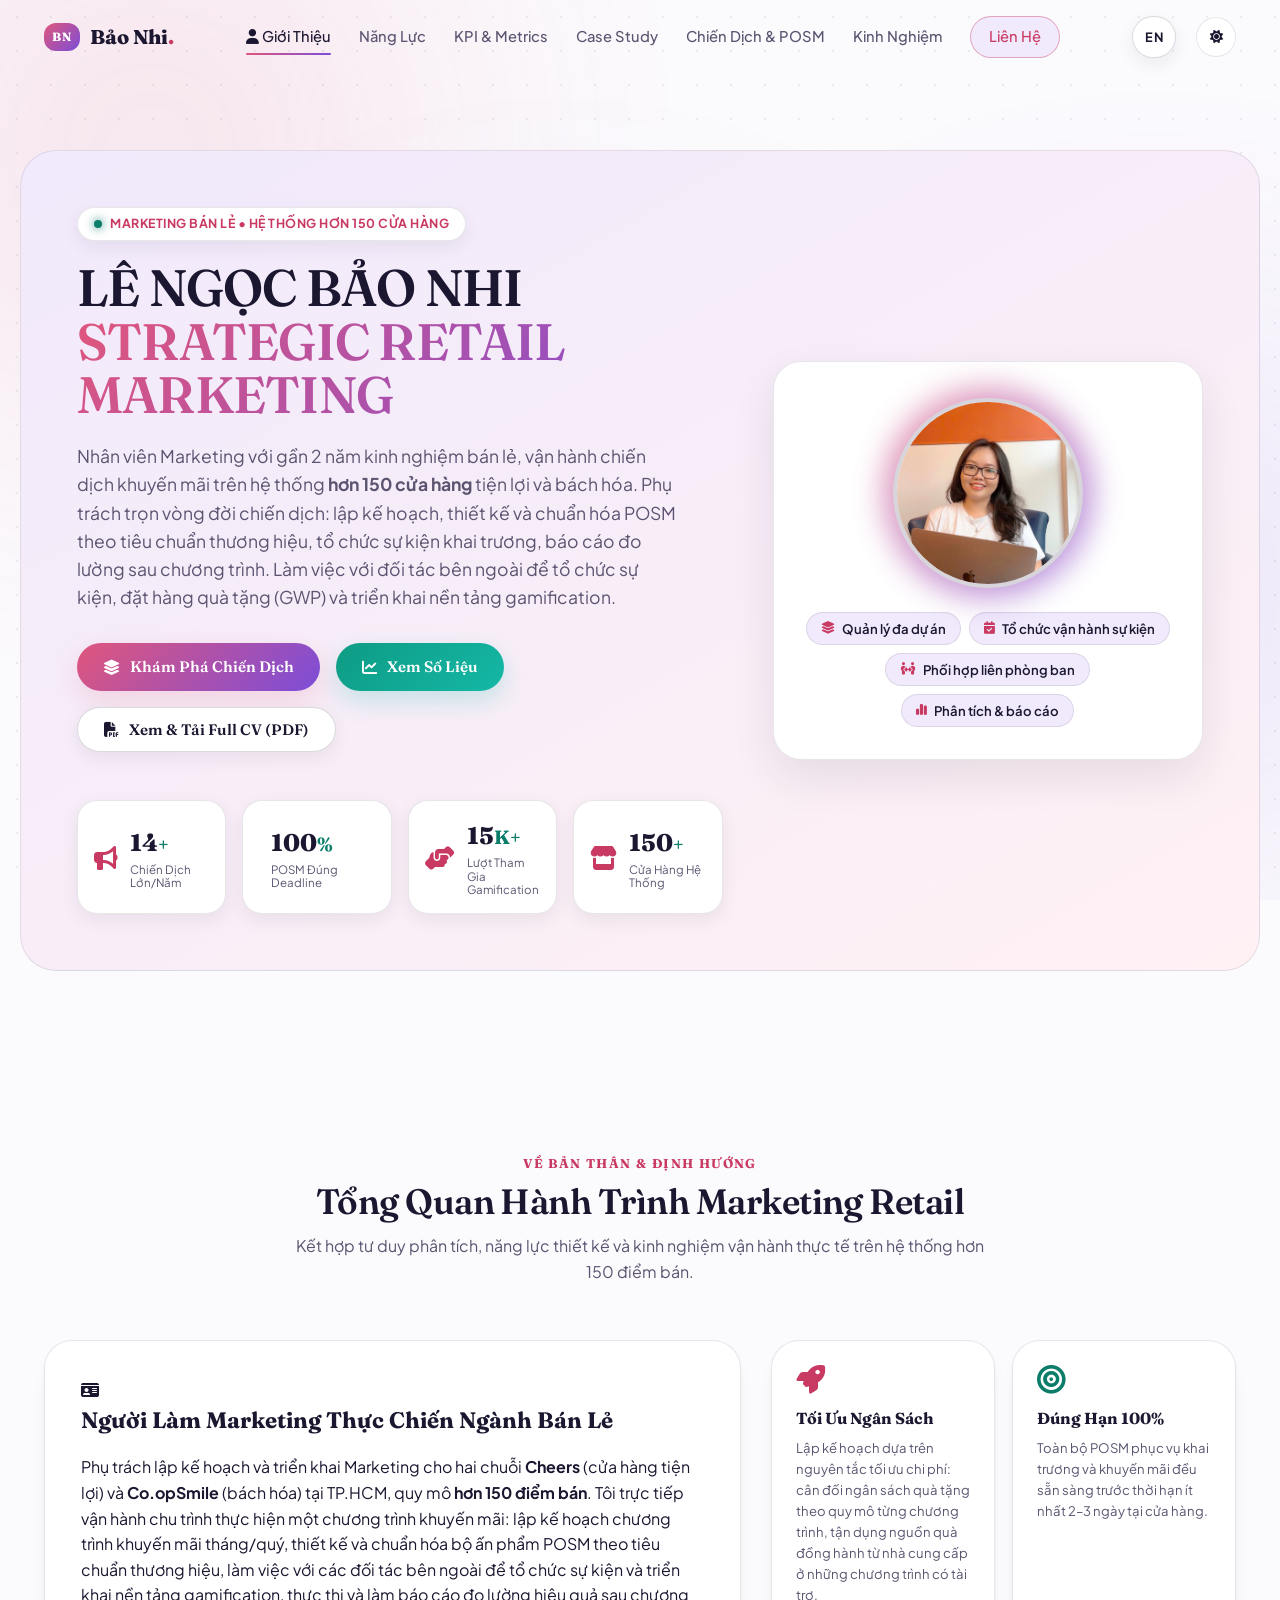
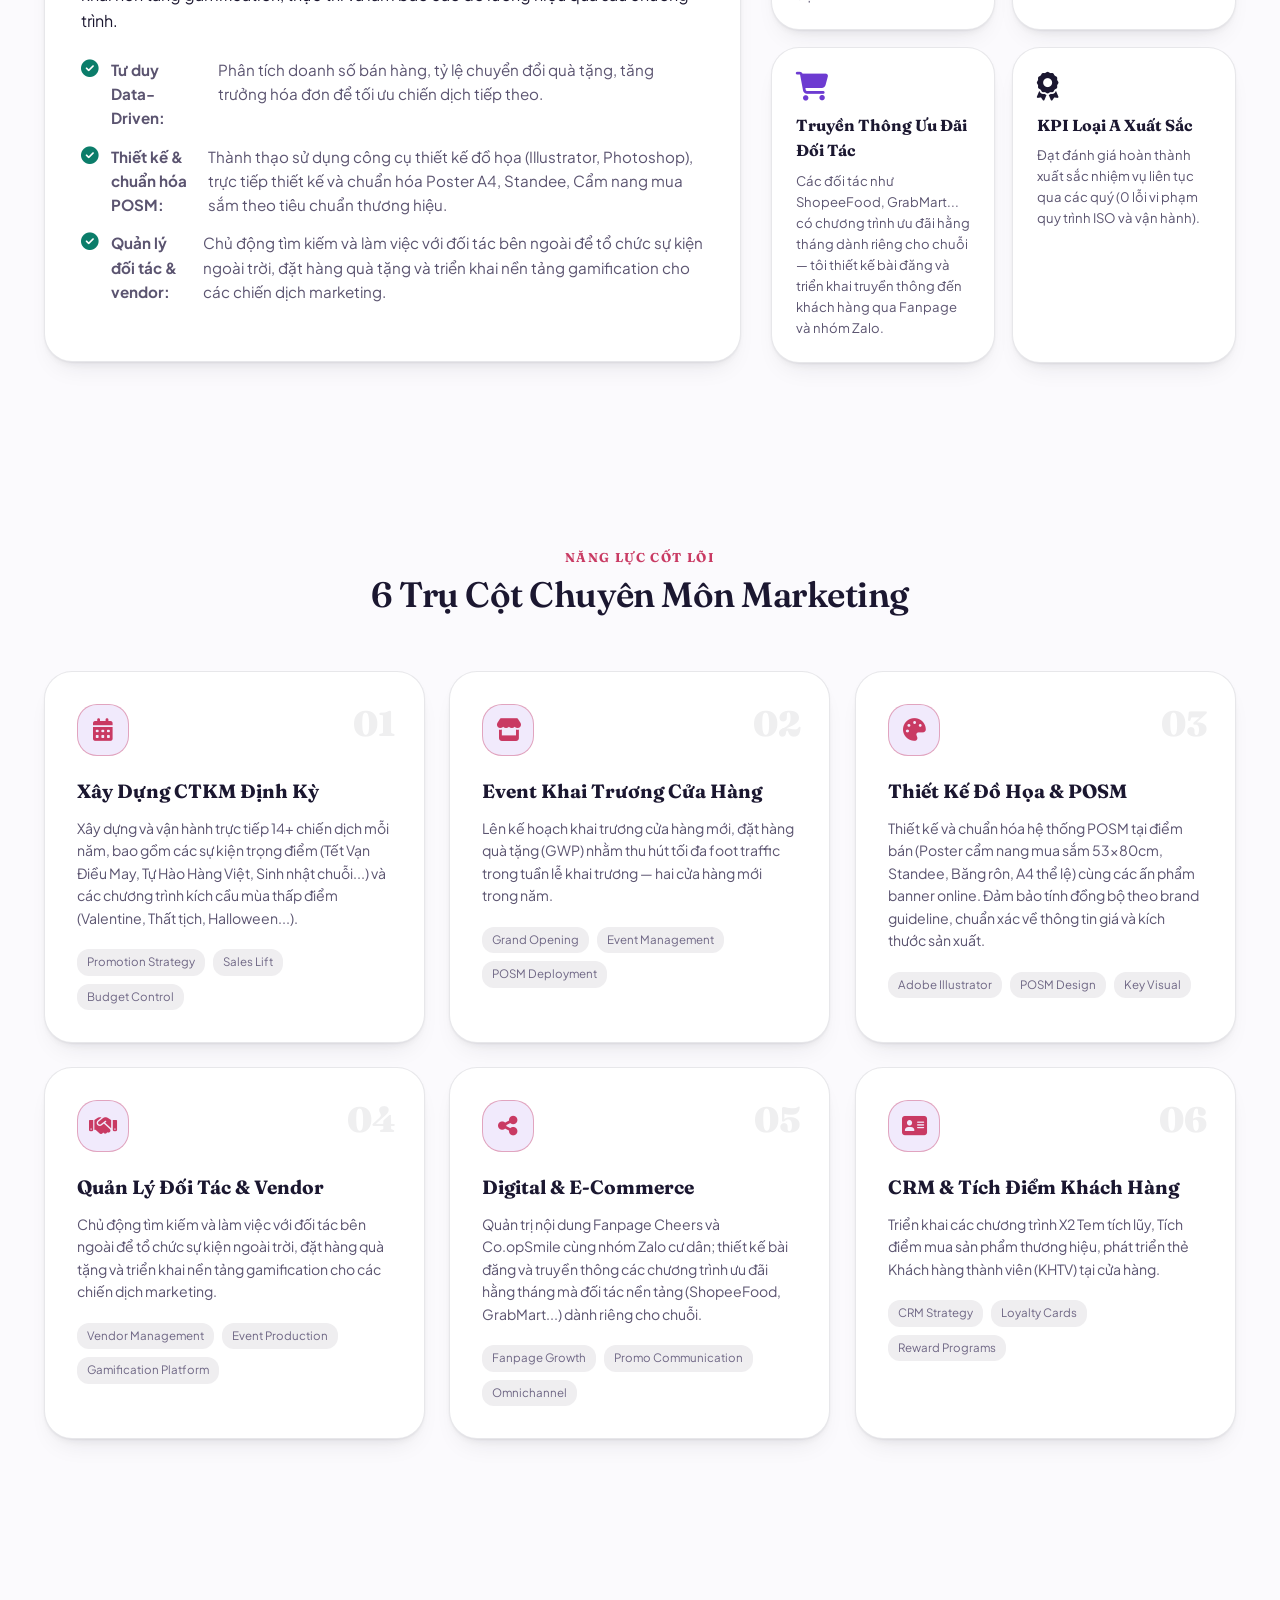
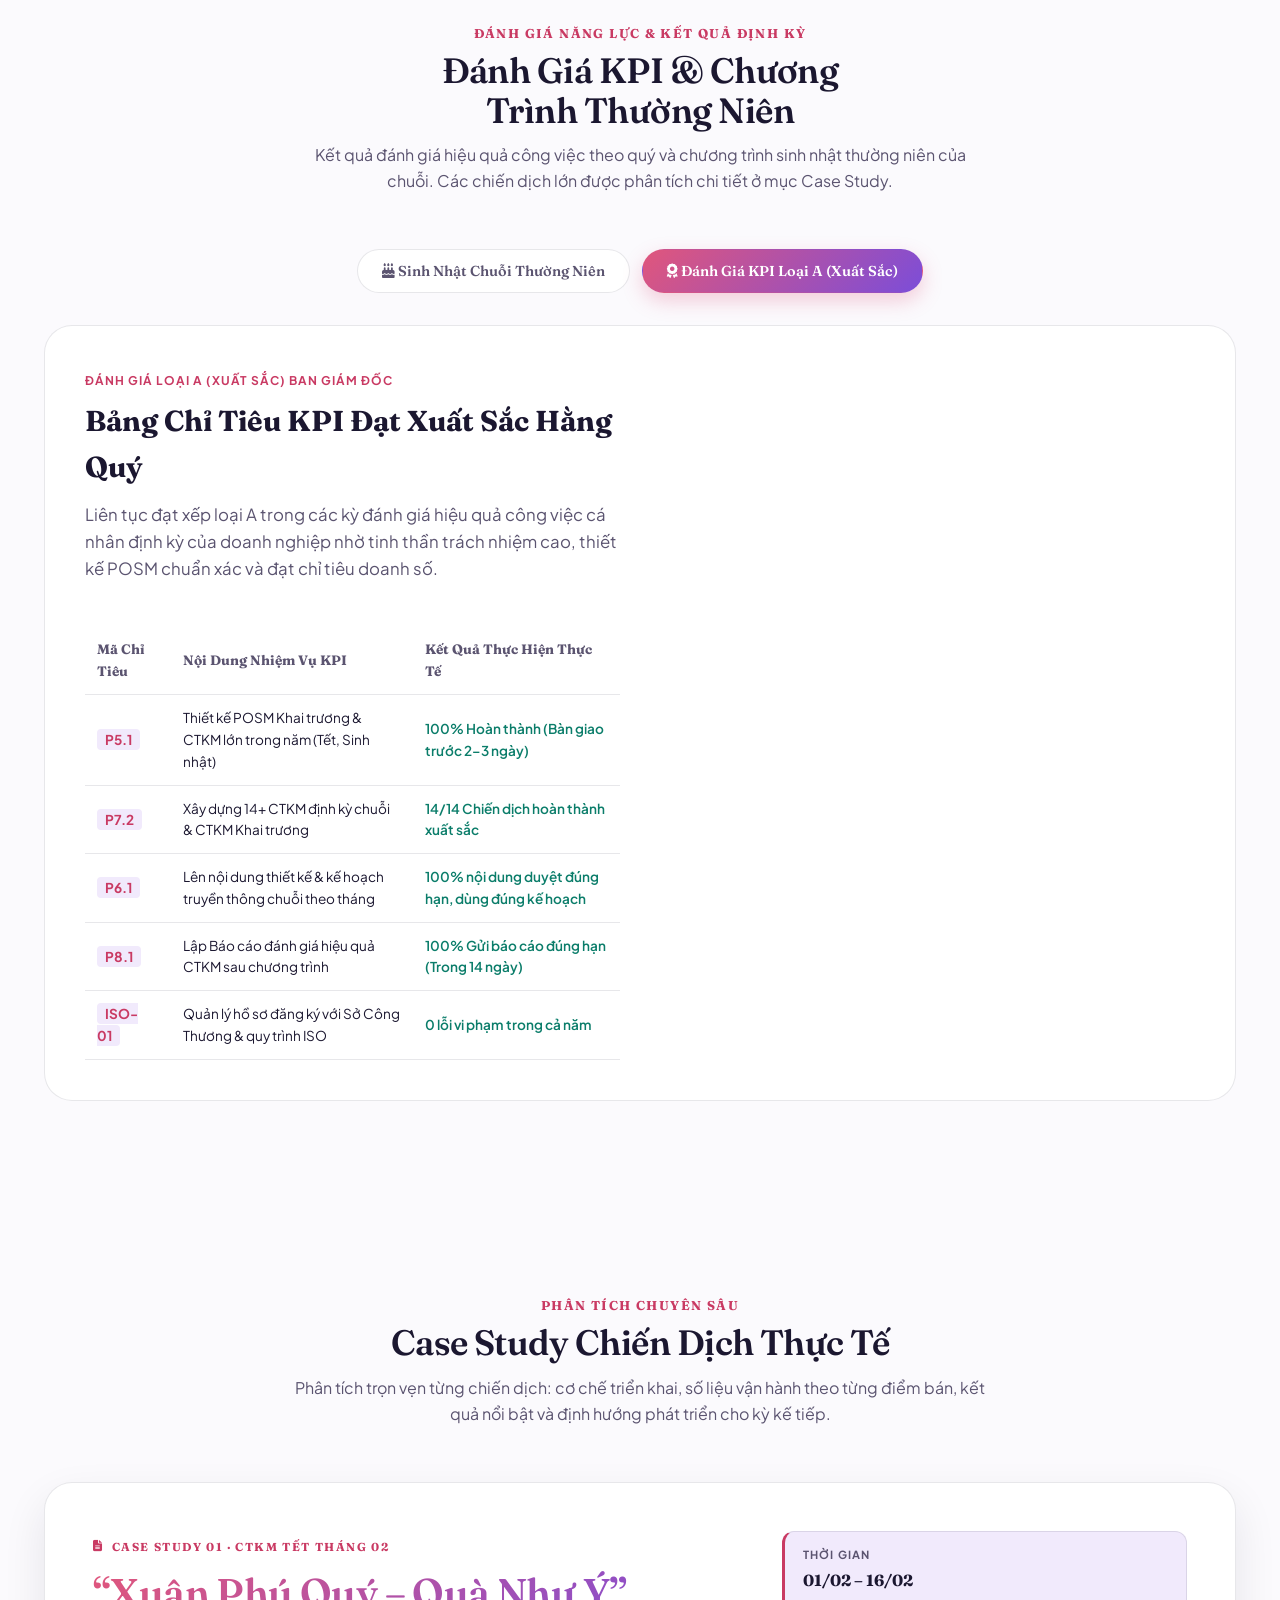
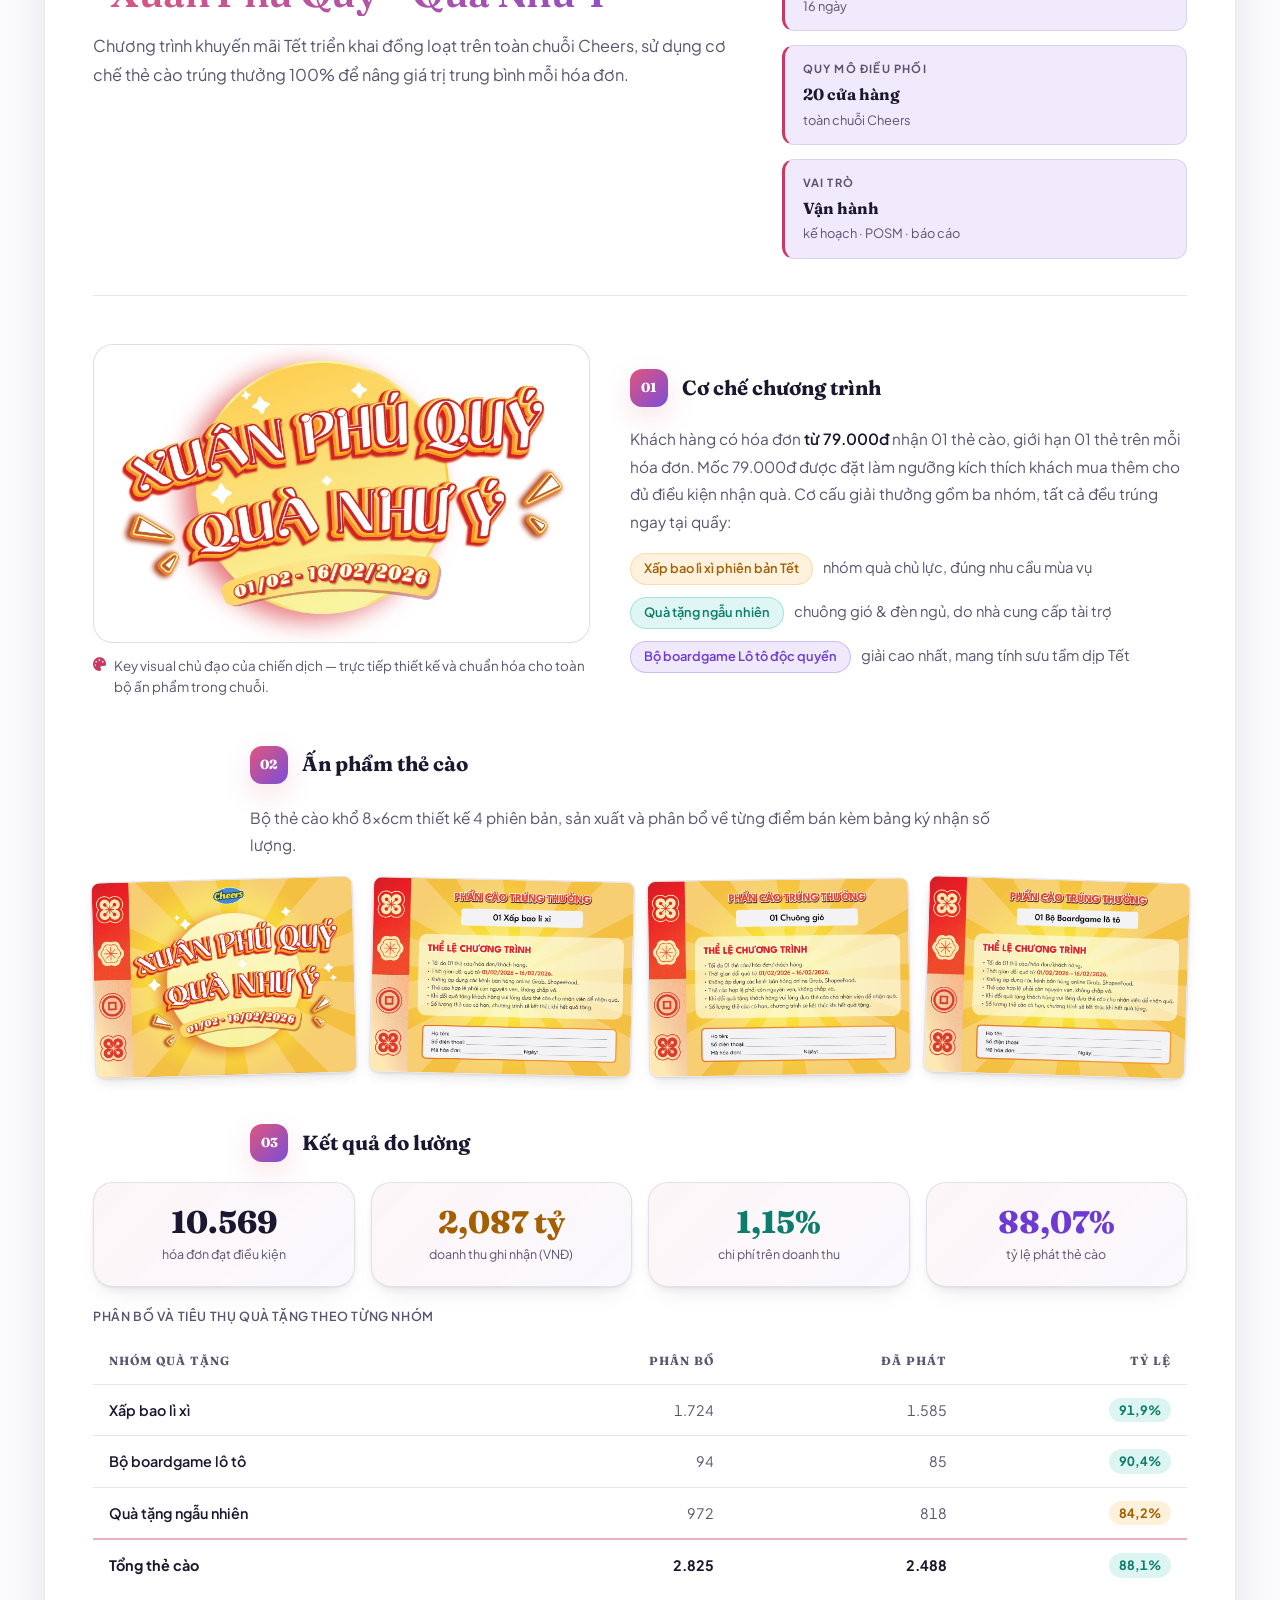
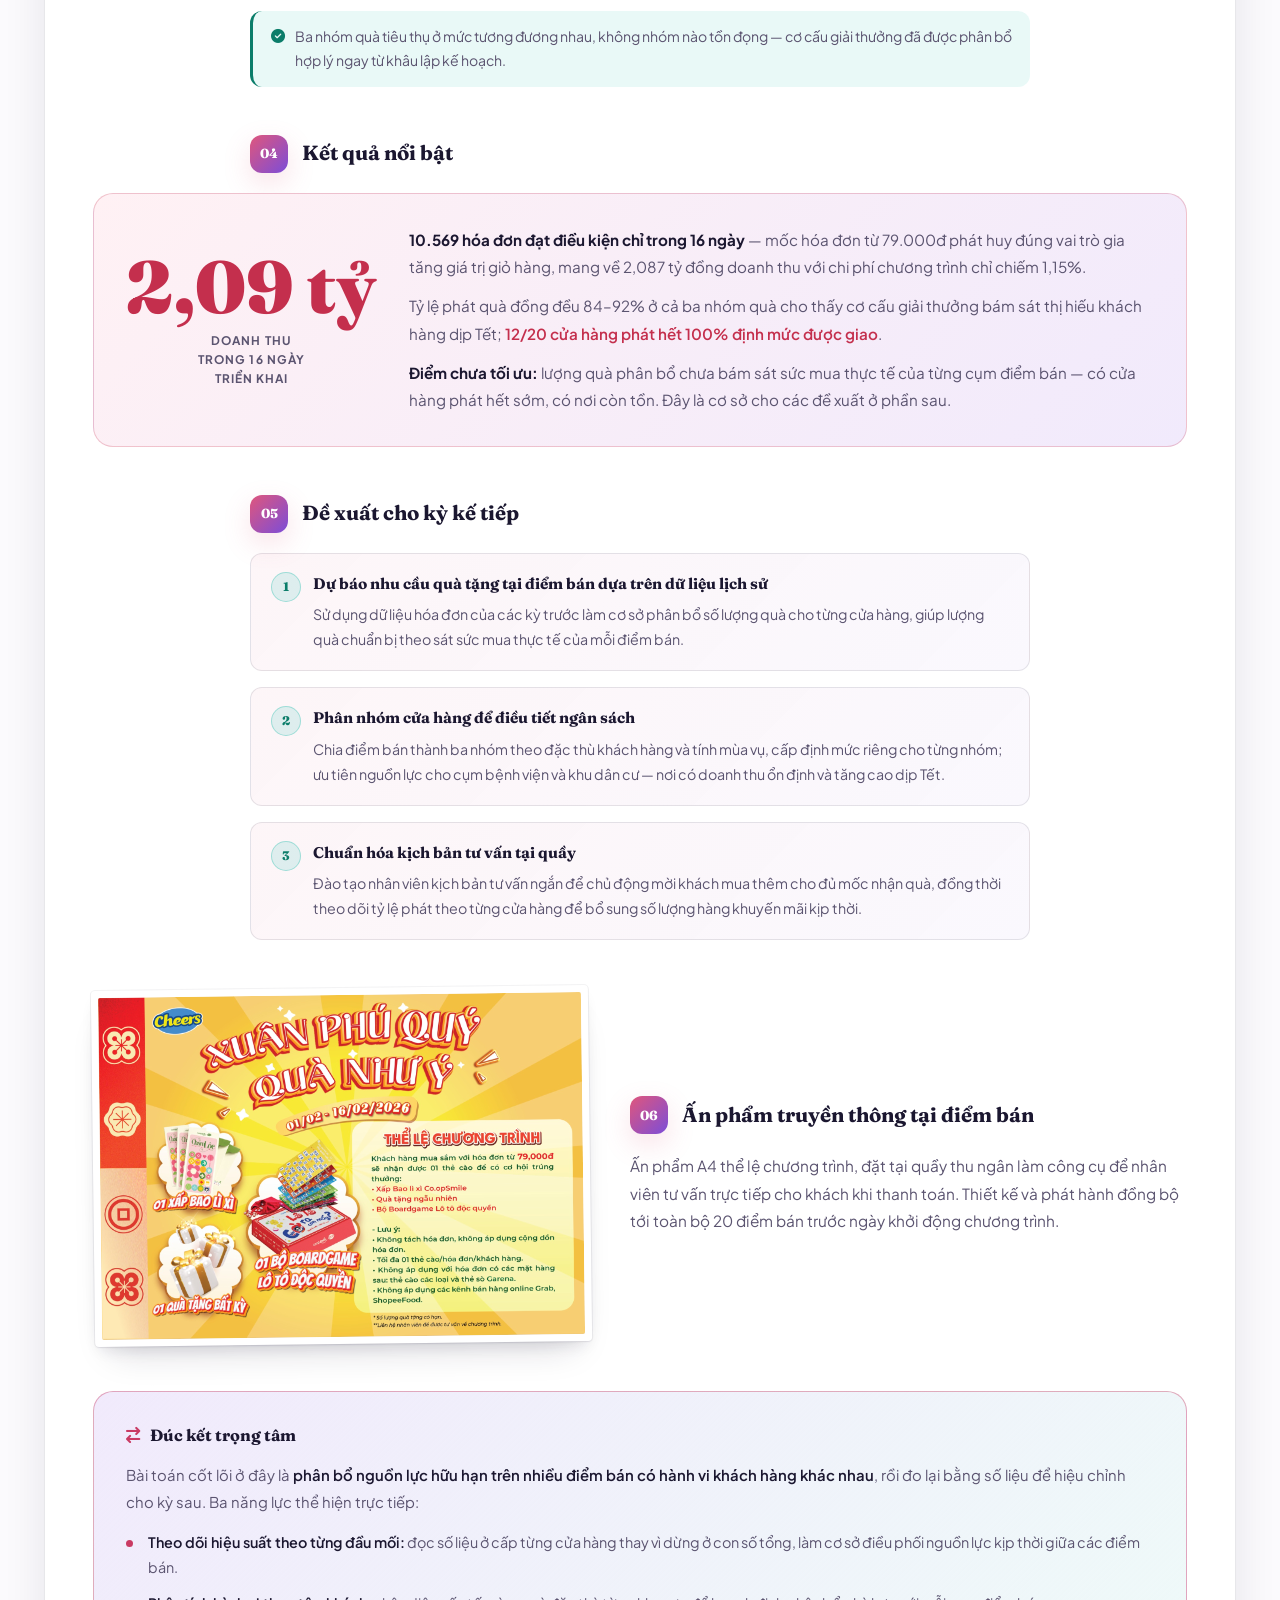
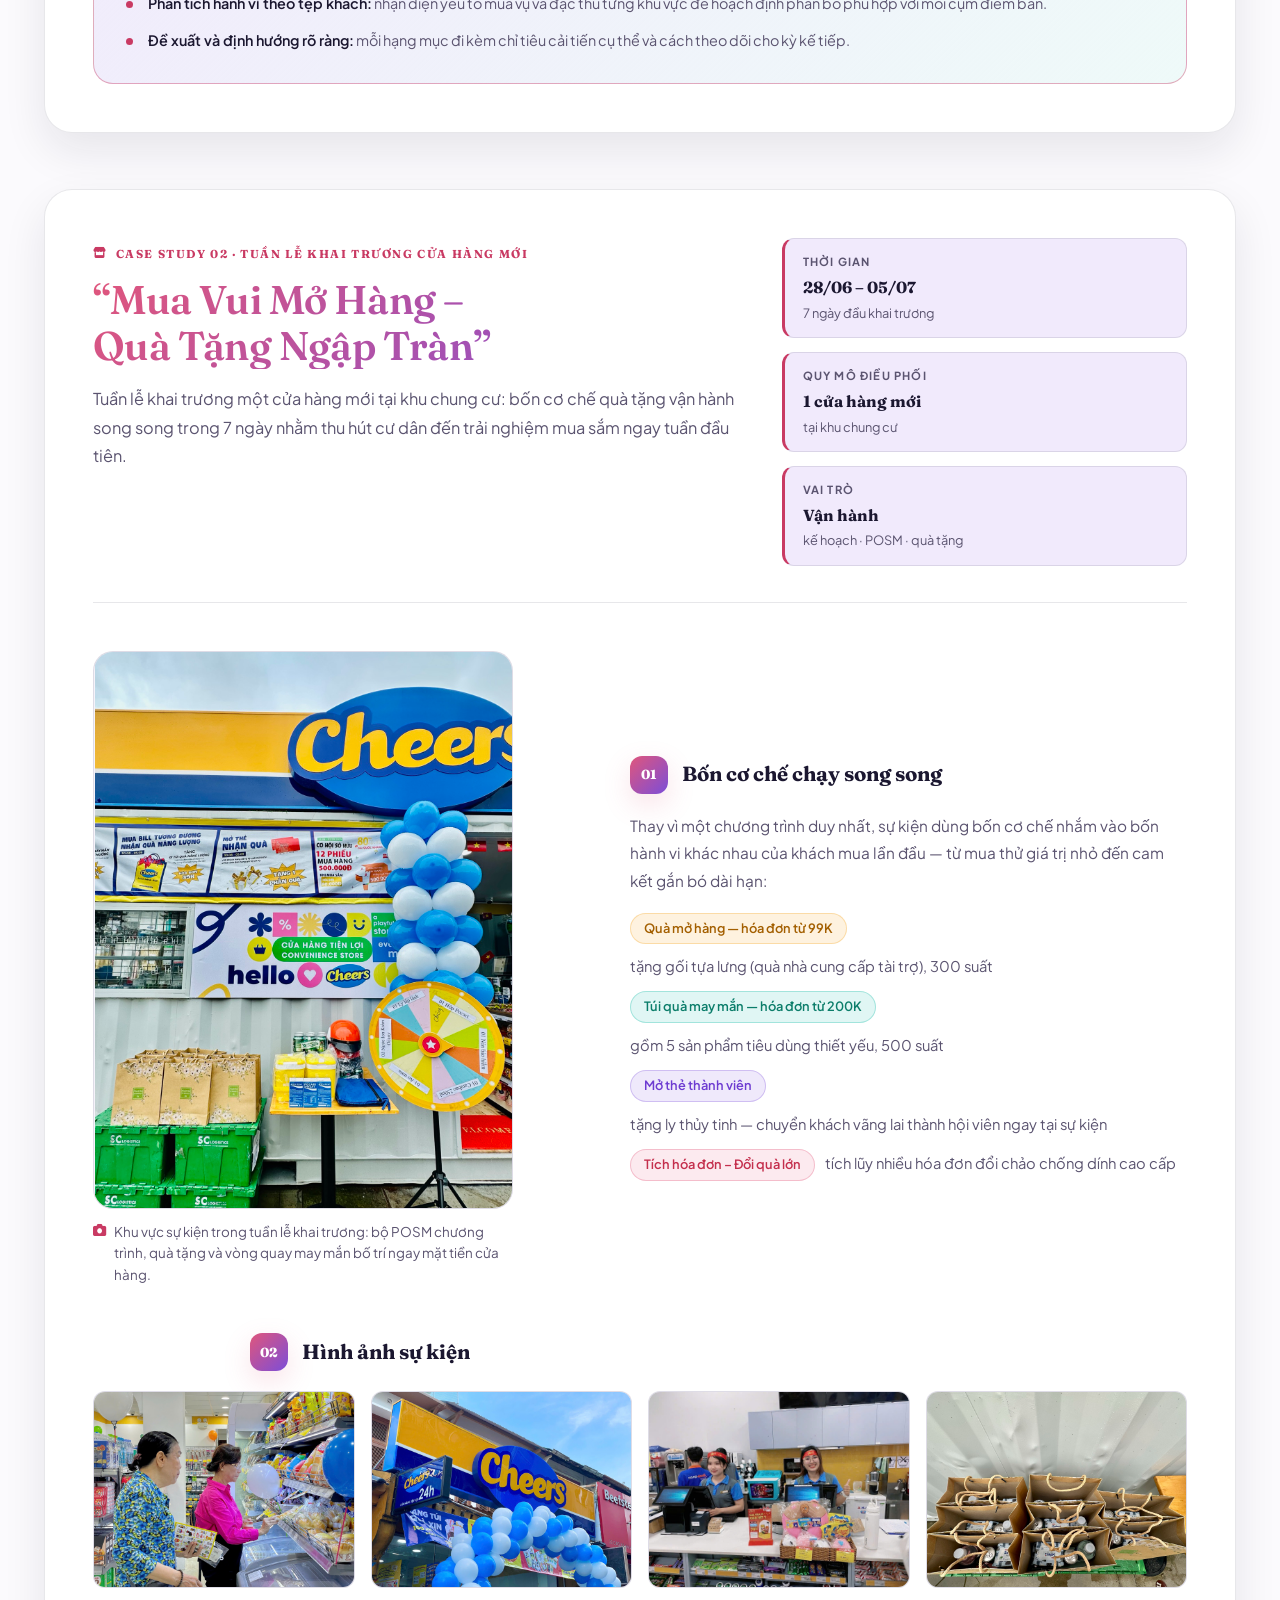
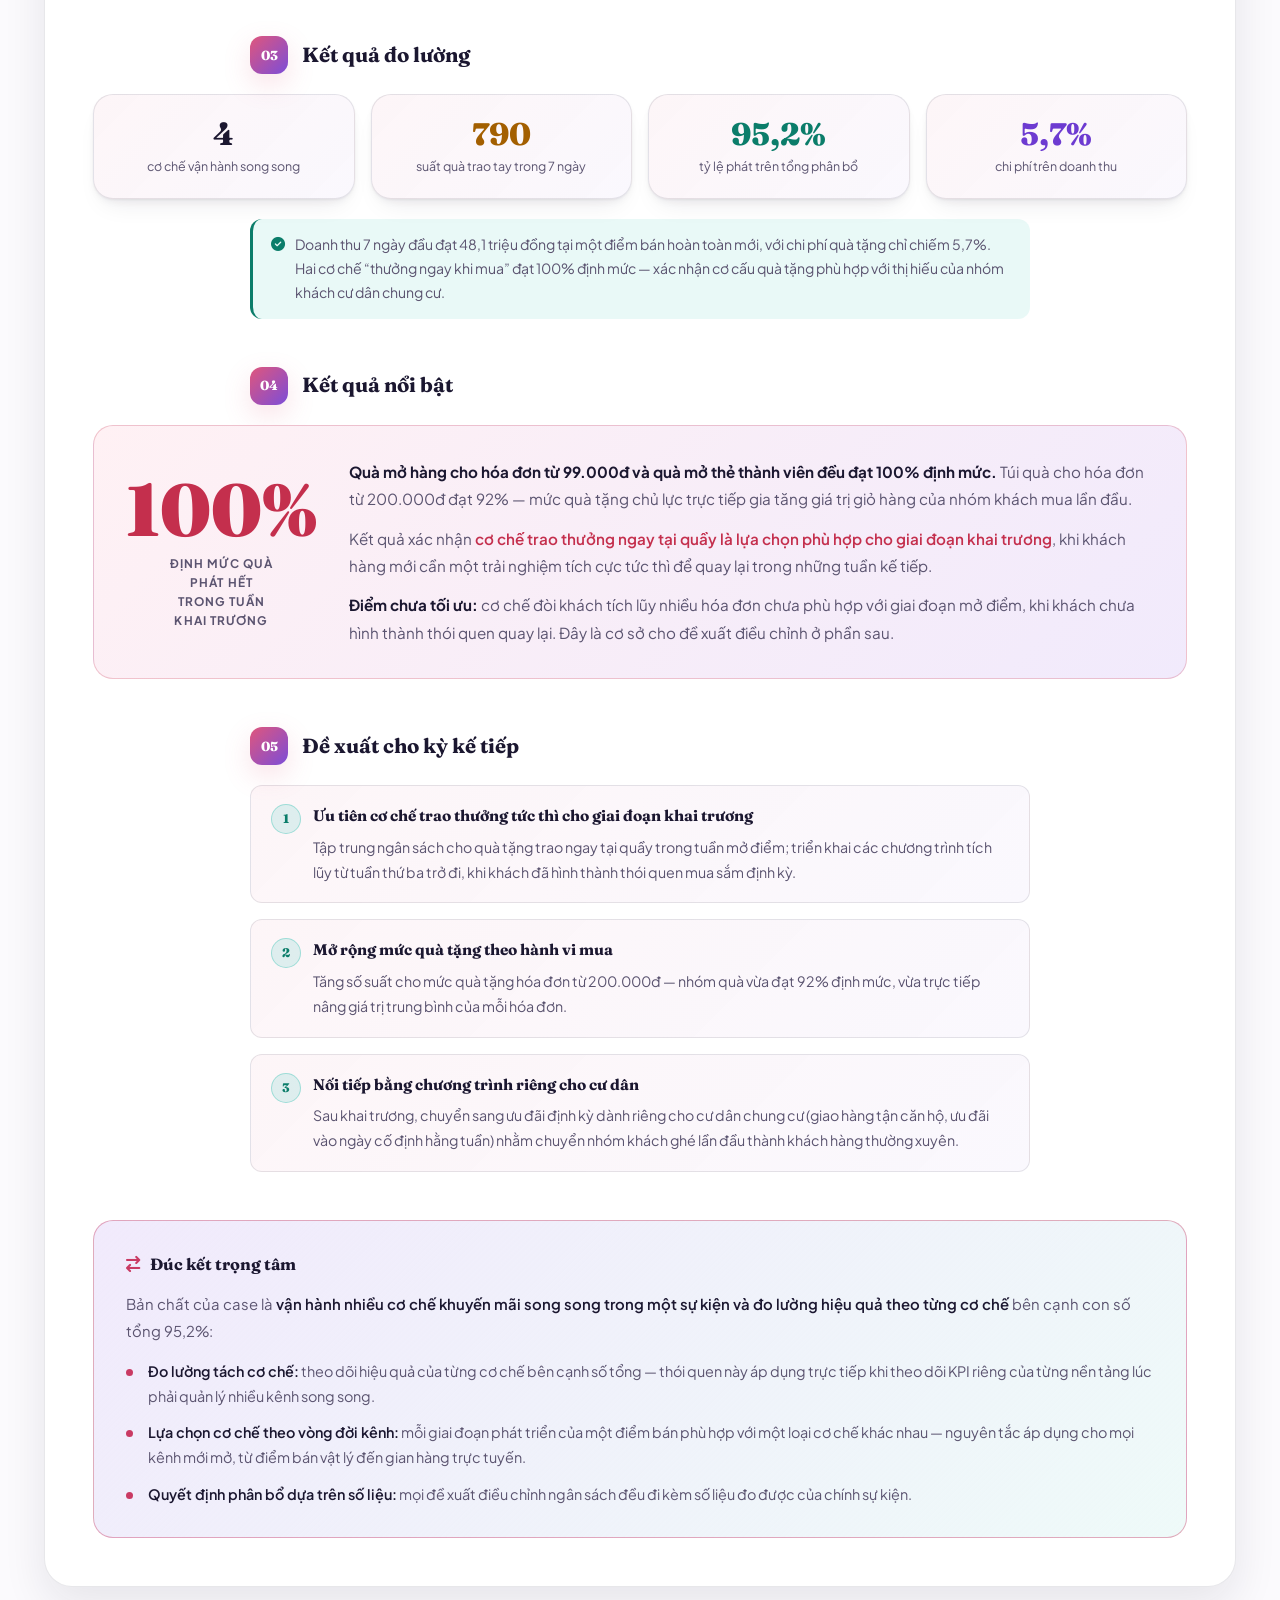
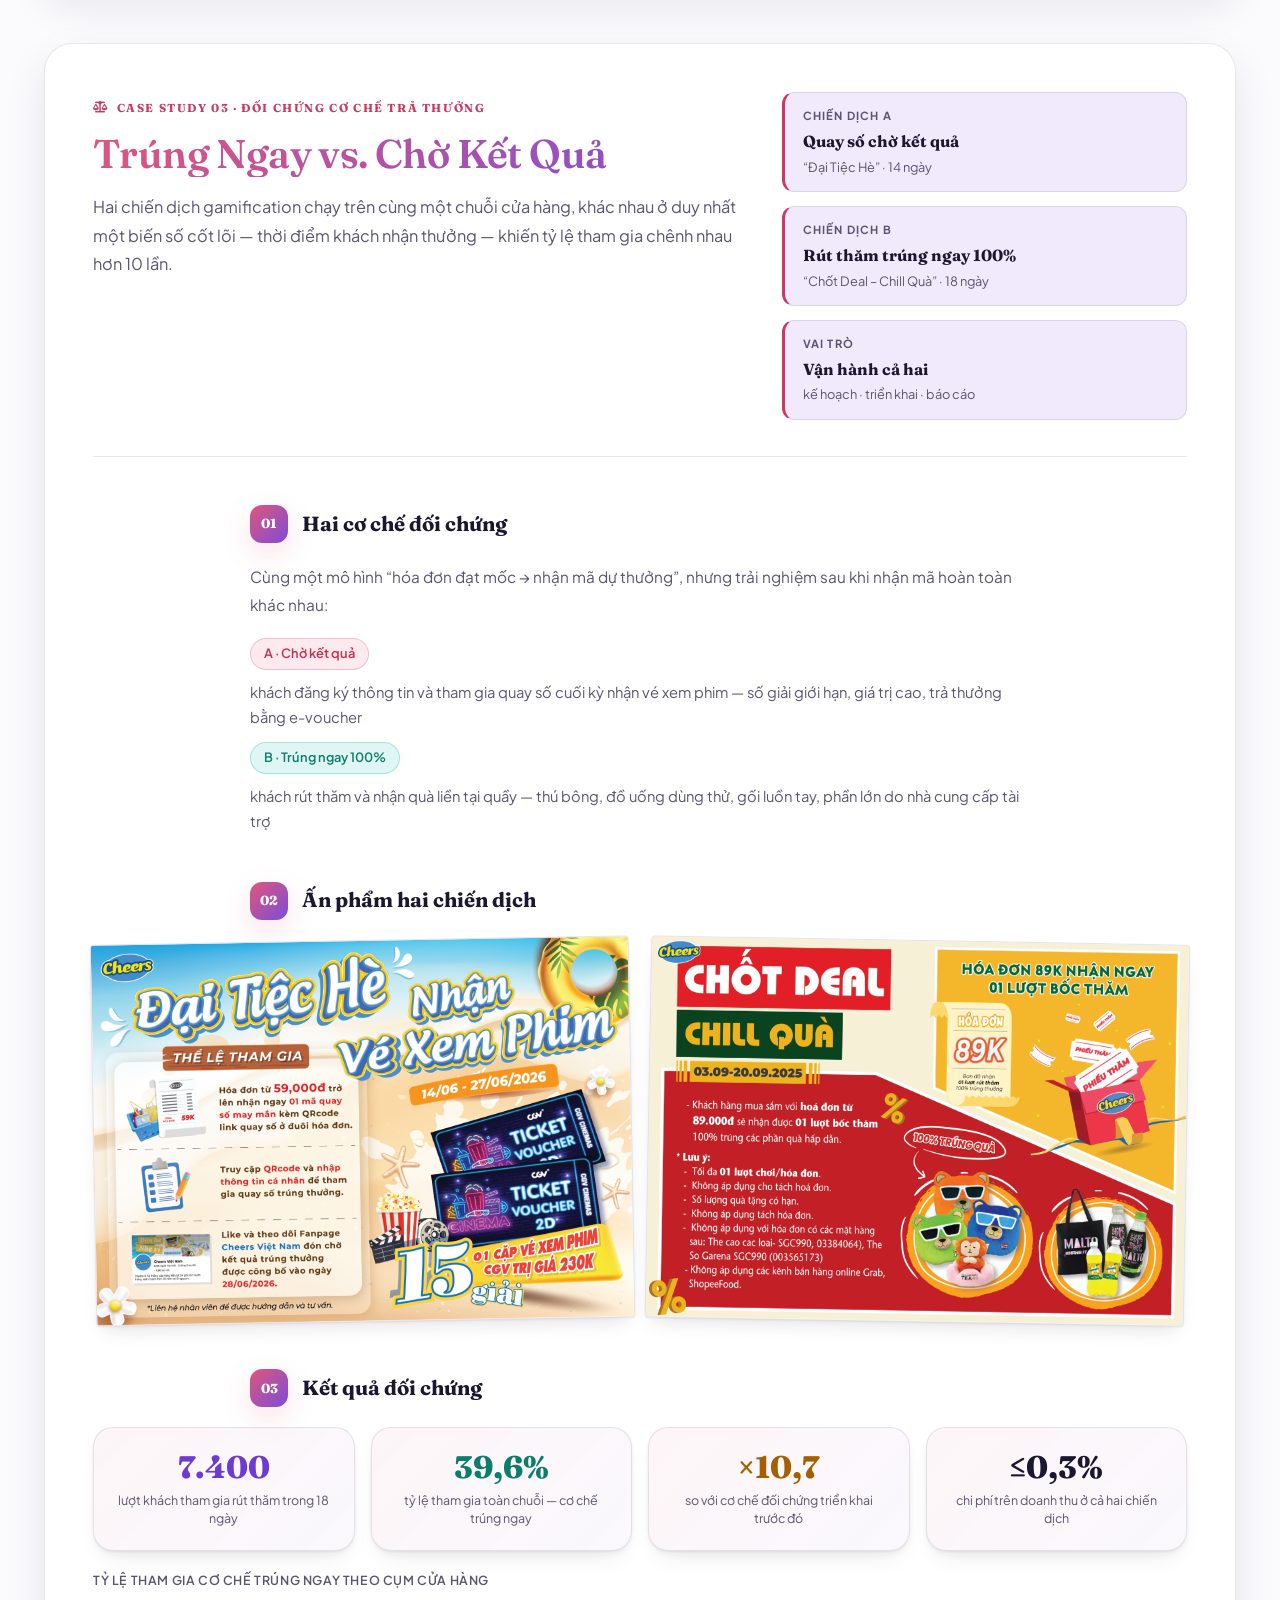
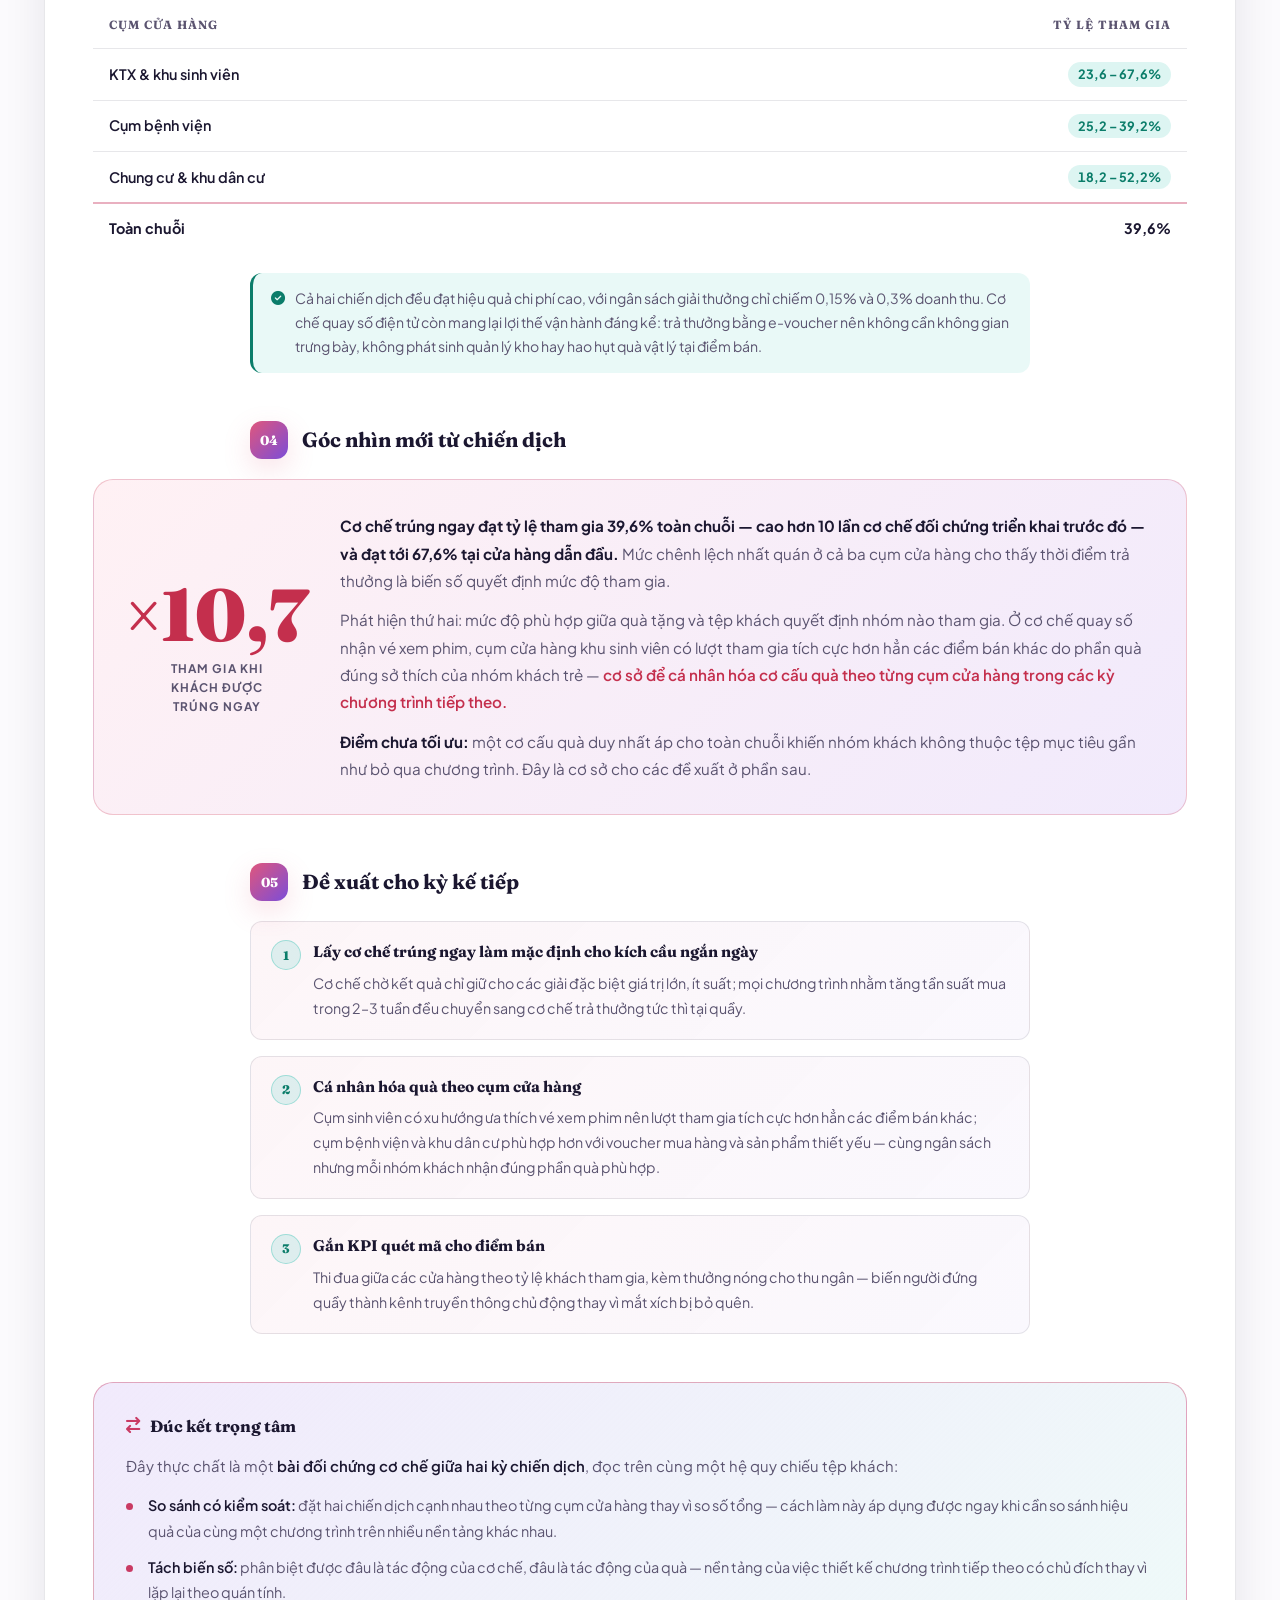
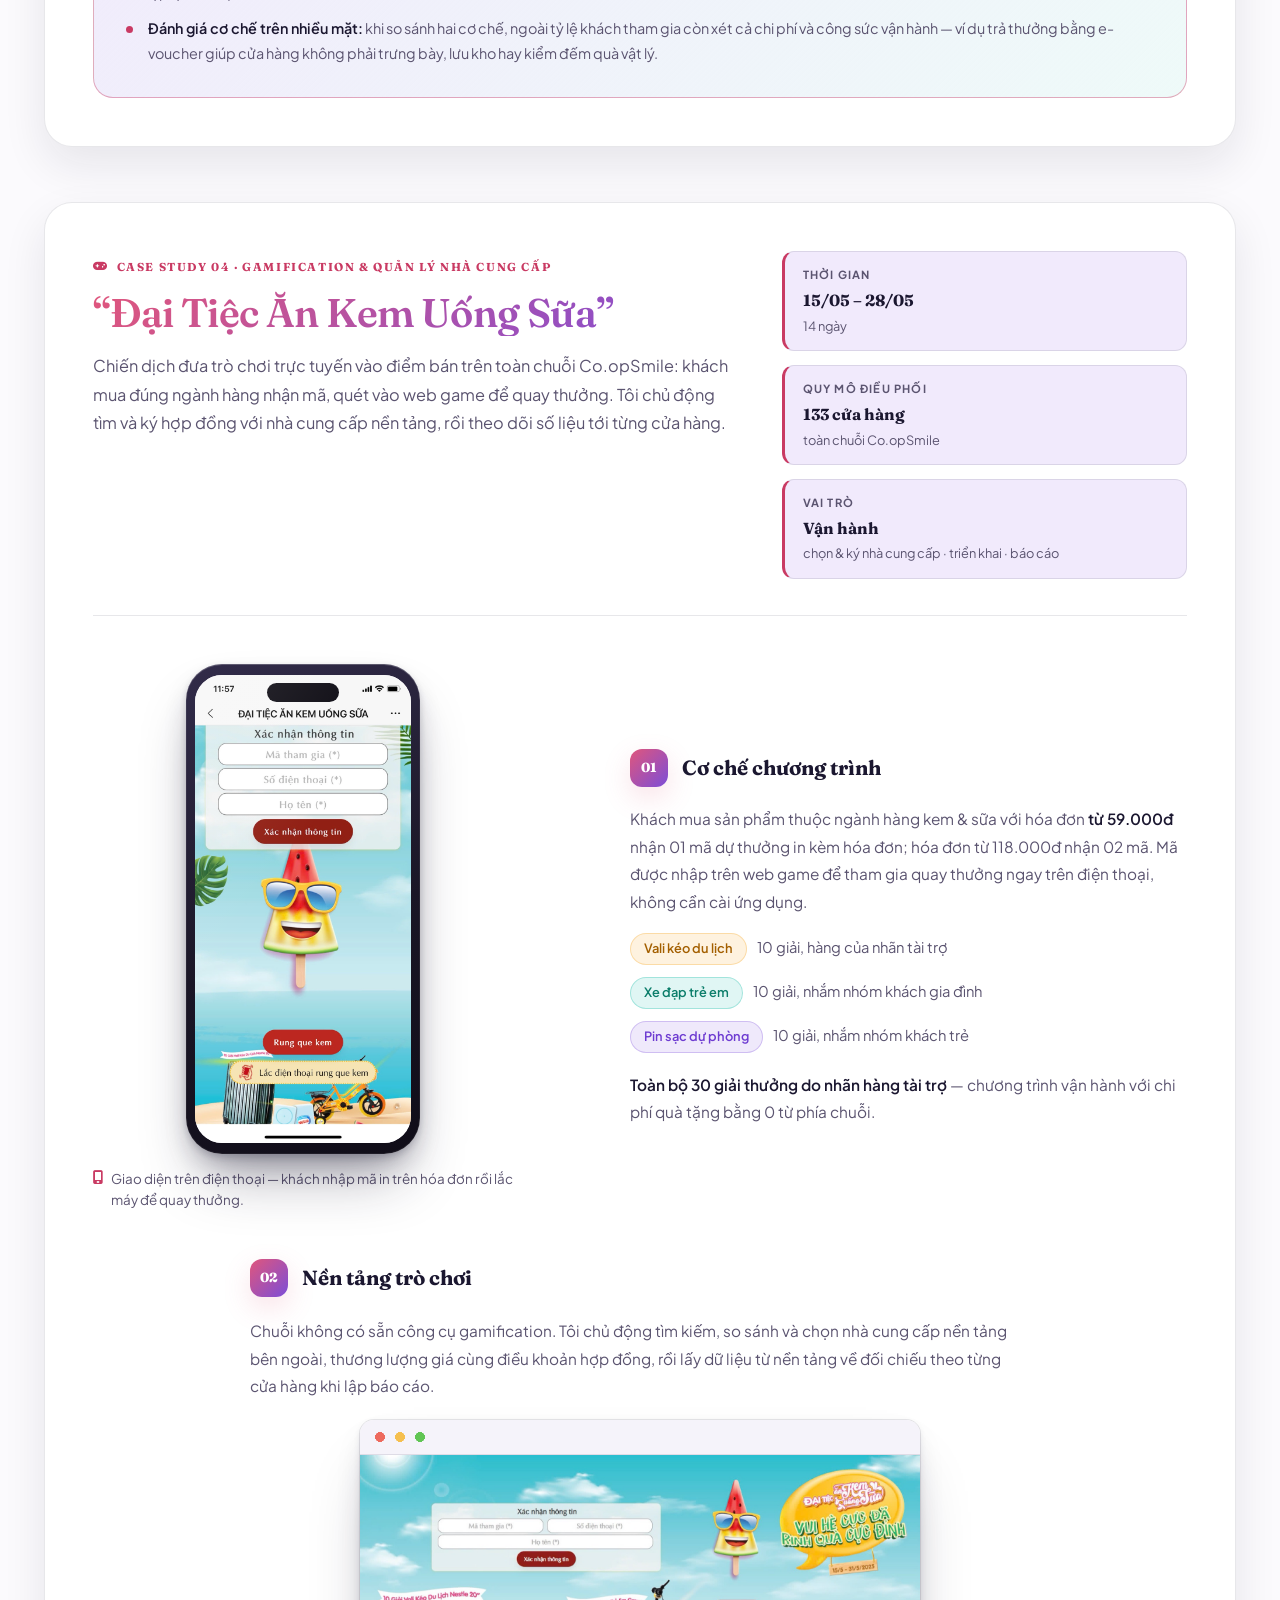
<file: index.html>
<!DOCTYPE html>
<html lang="vi" data-theme="light">
<head>
    <meta charset="UTF-8">
    <meta name="viewport" content="width=device-width, initial-scale=1.0">
    <title>Lê Ngọc Bảo Nhi | Portfolio Marketing Bán Lẻ</title>
    <meta name="description" content="Portfolio Marketing của Lê Ngọc Bảo Nhi — gần 2 năm kinh nghiệm ngành bán lẻ, vận hành chiến dịch khuyến mãi trên hệ thống hơn 150 cửa hàng, tổ chức sự kiện khai trương, thiết kế và chuẩn hóa POSM theo tiêu chuẩn thương hiệu, hợp tác FMCG co-marketing.">
    
    <!-- Google Fonts -->
    <link rel="preconnect" href="https://fonts.googleapis.com">
    <link rel="preconnect" href="https://fonts.gstatic.com" crossorigin>
    <link href="https://fonts.googleapis.com/css2?family=Fraunces:opsz,wght@9..144,500;9..144,600;9..144,700;9..144,900&family=Plus+Jakarta+Sans:wght@400;500;600;700;800&display=swap" rel="stylesheet">
    
    <!-- Font Awesome Icons -->
    <link rel="stylesheet" href="https://cdnjs.cloudflare.com/ajax/libs/font-awesome/6.5.1/css/all.min.css">
    
    <!-- Custom Stylesheet -->
    <link rel="stylesheet" href="style.css">
</head>
<body>

    <!-- Background Dynamic Glow FX -->
    <div class="bg-fx">
        <div class="blob blob-1"></div>
        <div class="blob blob-2"></div>
        <div class="blob blob-3"></div>
        <div class="grid-overlay"></div>
    </div>

    <!-- Navigation Bar -->
    <header class="navbar-container" id="navbar">
        <div class="container navbar-inner">
            <a href="#" class="nav-brand">
                <span class="brand-badge">BN</span>
                <span class="brand-text">Bảo Nhi<span class="dot">.</span></span>
            </a>

            <nav class="nav-links" id="nav-links">
                <a href="#about" class="nav-item active"><i class="fa-solid fa-user"></i> Giới Thiệu</a>
                <a href="#expertise" class="nav-item">Năng Lực</a>
                <a href="#metrics" class="nav-item">KPI & Metrics</a>
                <a href="#case-study" class="nav-item">Case Study</a>
                <a href="#portfolio" class="nav-item">Chiến Dịch & POSM</a>
                <a href="#experience" class="nav-item">Kinh Nghiệm</a>
                <a href="#contact" class="nav-item nav-btn-contact">Liên Hệ</a>
            </nav>

            <div class="nav-actions">
                <a href="en.html" class="lang-toggle" title="View in English" aria-label="View in English">EN</a>
                <button class="theme-toggle" id="theme-toggle" title="Chuyển chế độ Sáng/Tối" aria-label="Chuyển chế độ Sáng/Tối">
                    <i class="fa-solid fa-sun"></i>
                </button>
                <button class="mobile-toggle" id="mobile-toggle" aria-label="Toggle menu">
                    <i class="fa-solid fa-bars"></i>
                </button>
            </div>
        </div>
    </header>

    <!-- Main Content Wrapper -->
    <main>

        <!-- HERO SECTION -->
        <section class="hero-section" id="hero">
            <div class="container hero-inner">
                <div class="hero-content">
                    <div class="badge-pill">
                        <span class="pulsing-dot"></span>
                        MARKETING BÁN LẺ • HỆ THỐNG HƠN 150 CỬA HÀNG
                    </div>
                    <h1 class="hero-title">
                        LÊ NGỌC BẢO NHI
                        <span class="highlight-gradient">STRATEGIC RETAIL MARKETING</span>
                    </h1>
                    <p class="hero-description">
                        Nhân viên Marketing với gần 2 năm kinh nghiệm bán lẻ, vận hành chiến dịch khuyến mãi trên hệ thống <strong>hơn 150 cửa hàng</strong> tiện lợi và bách hóa. Phụ trách trọn vòng đời chiến dịch: lập kế hoạch, thiết kế và chuẩn hóa POSM theo tiêu chuẩn thương hiệu, tổ chức sự kiện khai trương, báo cáo đo lường sau chương trình. Làm việc với đối tác bên ngoài để tổ chức sự kiện, đặt hàng quà tặng (GWP) và triển khai nền tảng gamification.
                    </p>

                    <div class="hero-ctas">
                        <a href="#portfolio" class="btn btn-primary">
                            <i class="fa-solid fa-layer-group"></i> Khám Phá Chiến Dịch
                        </a>
                        <a href="#metrics" class="btn btn-secondary">
                            <i class="fa-solid fa-chart-line"></i> Xem Số Liệu
                        </a>
                        <button onclick="openCvModal()" class="btn btn-outline">
                            <i class="fa-solid fa-file-pdf"></i> Xem & Tải Full CV (PDF)
                        </button>
                    </div>

                    <!-- Highlighted Performance Cards -->
                    <div class="hero-stats-grid">
                        <div class="stat-card">
                            <div class="stat-icon"><i class="fa-solid fa-bullhorn"></i></div>
                            <div class="stat-info">
                                <span class="stat-number" data-target="14">0</span><span class="stat-plus">+</span>
                                <span class="stat-label">Chiến Dịch Lớn/Năm</span>
                            </div>
                        </div>

                        <div class="stat-card">
                            <div class="stat-icon"><i class="fa-solid fa-clock-check"></i></div>
                            <div class="stat-info">
                                <span class="stat-number" data-target="100">0</span><span class="stat-plus">%</span>
                                <span class="stat-label">POSM Đúng Deadline</span>
                            </div>
                        </div>

                        <div class="stat-card">
                            <div class="stat-icon"><i class="fa-solid fa-handshake-angle"></i></div>
                            <div class="stat-info">
                                <span class="stat-number" data-target="15">0</span><span class="stat-plus">K+</span>
                                <span class="stat-label">Lượt Tham Gia Gamification</span>
                            </div>
                        </div>

                        <div class="stat-card">
                            <div class="stat-icon"><i class="fa-solid fa-store"></i></div>
                            <div class="stat-info">
                                <span class="stat-number" data-target="150">0</span><span class="stat-plus">+</span>
                                <span class="stat-label">Cửa Hàng Hệ Thống</span>
                            </div>
                        </div>
                    </div>
                </div>

                <div class="hero-visual">
                    <div class="glass-hero-card">
                        <div class="profile-avatar-container">
                            <div class="avatar-ring"></div>
                            <div class="avatar-box">
                                <img src="assets/images/avatar.jpg" alt="Chân dung Lê Ngọc Bảo Nhi" class="avatar-photo" width="793" height="991">
                                <div class="avatar-caption">Lê Ngọc Bảo Nhi</div>
                            </div>
                        </div>

                        <ul class="skill-chips">
                            <li class="skill-chip"><i class="fa-solid fa-layer-group"></i> Quản lý đa dự án</li>
                            <li class="skill-chip"><i class="fa-solid fa-calendar-check"></i> Tổ chức vận hành sự kiện</li>
                            <li class="skill-chip"><i class="fa-solid fa-people-arrows"></i> Phối hợp liên phòng ban</li>
                            <li class="skill-chip"><i class="fa-solid fa-chart-simple"></i> Phân tích &amp; báo cáo</li>
                        </ul>
                    </div>
                </div>
            </div>
        </section>

        <!-- ABOUT SECTION -->
        <section class="about-section" id="about">
            <div class="container">
                <div class="section-header">
                    <span class="section-subtitle">VỀ BẢN THÂN & ĐỊNH HƯỚNG</span>
                    <h2 class="section-title">Tổng Quan Hành Trình Marketing Retail</h2>
                    <p class="section-desc">Kết hợp tư duy phân tích, năng lực thiết kế và kinh nghiệm vận hành thực tế trên hệ thống hơn 150 điểm bán.</p>
                </div>

                <div class="about-grid">
                    <div class="about-card main-bio-card">
                        <div class="card-icon-badge"><i class="fa-solid fa-id-card"></i></div>
                        <h3>Người Làm Marketing Thực Chiến Ngành Bán Lẻ</h3>
                        <p>
                            Phụ trách lập kế hoạch và triển khai Marketing cho hai chuỗi <strong>Cheers</strong> (cửa hàng tiện lợi) và <strong>Co.opSmile</strong> (bách hóa) tại TP.HCM, quy mô <strong>hơn 150 điểm bán</strong>. Tôi trực tiếp vận hành chu trình thực hiện một chương trình khuyến mãi: lập kế hoạch chương trình khuyến mãi tháng/quý, thiết kế và chuẩn hóa bộ ấn phẩm POSM theo tiêu chuẩn thương hiệu, làm việc với các đối tác bên ngoài để tổ chức sự kiện và triển khai nền tảng gamification, thực thi và làm báo cáo đo lường hiệu quả sau chương trình.
                        </p>
                        <ul class="bio-list">
                            <li><i class="fa-solid fa-circle-check"></i> <strong>Tư duy Data-Driven:</strong> Phân tích doanh số bán hàng, tỷ lệ chuyển đổi quà tặng, tăng trưởng hóa đơn để tối ưu chiến dịch tiếp theo.</li>
                            <li><i class="fa-solid fa-circle-check"></i> <strong>Thiết kế & chuẩn hóa POSM:</strong> Thành thạo sử dụng công cụ thiết kế đồ họa (Illustrator, Photoshop), trực tiếp thiết kế và chuẩn hóa Poster A4, Standee, Cẩm nang mua sắm theo tiêu chuẩn thương hiệu.</li>
                            <li><i class="fa-solid fa-circle-check"></i> <strong>Quản lý đối tác & vendor:</strong> Chủ động tìm kiếm và làm việc với đối tác bên ngoài để tổ chức sự kiện ngoài trời, đặt hàng quà tặng và triển khai nền tảng gamification cho các chiến dịch marketing.</li>
                        </ul>
                    </div>

                    <div class="about-side-grid">
                        <div class="about-card feature-mini">
                            <i class="fa-solid fa-rocket mini-icon text-indigo"></i>
                            <h4>Tối Ưu Ngân Sách</h4>
                            <p>Lập kế hoạch dựa trên nguyên tắc tối ưu chi phí: cân đối ngân sách quà tặng theo quy mô từng chương trình, tận dụng nguồn quà đồng hành từ nhà cung cấp ở những chương trình có tài trợ.</p>
                        </div>

                        <div class="about-card feature-mini">
                            <i class="fa-solid fa-bullseye mini-icon text-emerald"></i>
                            <h4>Đúng Hạn 100%</h4>
                            <p>Toàn bộ POSM phục vụ khai trương và khuyến mãi đều sẵn sàng trước thời hạn ít nhất 2–3 ngày tại cửa hàng.</p>
                        </div>

                        <div class="about-card feature-mini">
                            <i class="fa-solid fa-cart-shopping mini-icon text-purple"></i>
                            <h4>Truyền Thông Ưu Đãi Đối Tác</h4>
                            <p>Các đối tác như ShopeeFood, GrabMart... có chương trình ưu đãi hằng tháng dành riêng cho chuỗi — tôi thiết kế bài đăng và triển khai truyền thông đến khách hàng qua Fanpage và nhóm Zalo.</p>
                        </div>

                        <div class="about-card feature-mini">
                            <i class="fa-solid fa-award mini-icon text-amber"></i>
                            <h4>KPI Loại A Xuất Sắc</h4>
                            <p>Đạt đánh giá hoàn thành xuất sắc nhiệm vụ liên tục qua các quý (0 lỗi vi phạm quy trình ISO và vận hành).</p>
                        </div>
                    </div>
                </div>
            </div>
        </section>

        <!-- EXPERTISE MATRIX SECTION -->
        <section class="expertise-section" id="expertise">
            <div class="container">
                <div class="section-header">
                    <span class="section-subtitle">NĂNG LỰC CỐT LÕI</span>
                    <h2 class="section-title">6 Trụ Cột Chuyên Môn Marketing</h2>
                </div>

                <div class="expertise-grid">
                    <!-- Pillar 1 -->
                    <div class="exp-card">
                        <div class="exp-number">01</div>
                        <div class="exp-icon"><i class="fa-solid fa-calendar-days"></i></div>
                        <h3>Xây Dựng CTKM Định Kỳ</h3>
                        <p>Xây dựng và vận hành trực tiếp 14+ chiến dịch mỗi năm, bao gồm các sự kiện trọng điểm (Tết Vạn Điều May, Tự Hào Hàng Việt, Sinh nhật chuỗi...) và các chương trình kích cầu mùa thấp điểm (Valentine, Thất tịch, Halloween...).</p>
                        <div class="exp-tags">
                            <span>Promotion Strategy</span>
                            <span>Sales Lift</span>
                            <span>Budget Control</span>
                        </div>
                    </div>

                    <!-- Pillar 2 -->
                    <div class="exp-card">
                        <div class="exp-number">02</div>
                        <div class="exp-icon"><i class="fa-solid fa-store"></i></div>
                        <h3>Event Khai Trương Cửa Hàng</h3>
                        <p>Lên kế hoạch khai trương cửa hàng mới, đặt hàng quà tặng (GWP) nhằm thu hút tối đa foot traffic trong tuần lễ khai trương — hai cửa hàng mới trong năm.</p>
                        <div class="exp-tags">
                            <span>Grand Opening</span>
                            <span>Event Management</span>
                            <span>POSM Deployment</span>
                        </div>
                    </div>

                    <!-- Pillar 3 -->
                    <div class="exp-card">
                        <div class="exp-number">03</div>
                        <div class="exp-icon"><i class="fa-solid fa-palette"></i></div>
                        <h3>Thiết Kế Đồ Họa & POSM</h3>
                        <p>Thiết kế và chuẩn hóa hệ thống POSM tại điểm bán (Poster cẩm nang mua sắm 53×80cm, Standee, Băng rôn, A4 thể lệ) cùng các ấn phẩm banner online. Đảm bảo tính đồng bộ theo brand guideline, chuẩn xác về thông tin giá và kích thước sản xuất.</p>
                        <div class="exp-tags">
                            <span>Adobe Illustrator</span>
                            <span>POSM Design</span>
                            <span>Key Visual</span>
                        </div>
                    </div>

                    <!-- Pillar 4 -->
                    <div class="exp-card">
                        <div class="exp-number">04</div>
                        <div class="exp-icon"><i class="fa-solid fa-handshake"></i></div>
                        <h3>Quản Lý Đối Tác & Vendor</h3>
                        <p>Chủ động tìm kiếm và làm việc với đối tác bên ngoài để tổ chức sự kiện ngoài trời, đặt hàng quà tặng và triển khai nền tảng gamification cho các chiến dịch marketing.</p>
                        <div class="exp-tags">
                            <span>Vendor Management</span>
                            <span>Event Production</span>
                            <span>Gamification Platform</span>
                        </div>
                    </div>

                    <!-- Pillar 5 -->
                    <div class="exp-card">
                        <div class="exp-number">05</div>
                        <div class="exp-icon"><i class="fa-solid fa-share-nodes"></i></div>
                        <h3>Digital & E-Commerce</h3>
                        <p>Quản trị nội dung Fanpage Cheers và Co.opSmile cùng nhóm Zalo cư dân; thiết kế bài đăng và truyền thông các chương trình ưu đãi hằng tháng mà đối tác nền tảng (ShopeeFood, GrabMart...) dành riêng cho chuỗi.</p>
                        <div class="exp-tags">
                            <span>Fanpage Growth</span>
                            <span>Promo Communication</span>
                            <span>Omnichannel</span>
                        </div>
                    </div>

                    <!-- Pillar 6 -->
                    <div class="exp-card">
                        <div class="exp-number">06</div>
                        <div class="exp-icon"><i class="fa-solid fa-address-card"></i></div>
                        <h3>CRM & Tích Điểm Khách Hàng</h3>
                        <p>Triển khai các chương trình X2 Tem tích lũy, Tích điểm mua sản phẩm thương hiệu, phát triển thẻ Khách hàng thành viên (KHTV) tại cửa hàng.</p>
                        <div class="exp-tags">
                            <span>CRM Strategy</span>
                            <span>Loyalty Cards</span>
                            <span>Reward Programs</span>
                        </div>
                    </div>
                </div>
            </div>
        </section>

        <!-- REFINED KPI & METRICS DASHBOARD FOR KEY EVENTS -->
        <section class="metrics-section" id="metrics">
            <div class="container">
                <div class="section-header">
                    <span class="section-subtitle">ĐÁNH GIÁ NĂNG LỰC & KẾT QUẢ ĐỊNH KỲ</span>
                    <h2 class="section-title">Đánh Giá KPI & Chương Trình Thường Niên</h2>
                    <p class="section-desc">Kết quả đánh giá hiệu quả công việc theo quý và chương trình sinh nhật thường niên của chuỗi. Các chiến dịch lớn được phân tích chi tiết ở mục Case Study.</p>
                </div>

                <!-- Tabs Selector -->
                <div class="dashboard-tabs">
                    <button class="dash-tab" data-tab="tab-birthday" id="tab-btn-birthday">
                        <i class="fa-solid fa-cake-candles"></i> Sinh Nhật Chuỗi Thường Niên
                    </button>
                    <button class="dash-tab active" data-tab="tab-kpi">
                        <i class="fa-solid fa-award"></i> Đánh Giá KPI Loại A (Xuất Sắc)
                    </button>
                </div>

                <!-- Tab Contents -->
                <div class="dashboard-content">

                    <!-- TAB 1: TET CAMPAIGN (IMPENSIVE METRICS) -->
                    <div class="dash-panel" id="tab-birthday">
                        <div class="panel-grid">
                            <div class="panel-text">
                                <span class="tag-badge text-purple">Chương Trình Thường Niên</span>
                                <h3>Chương Trình Sinh Nhật Chuỗi Thường Niên</h3>
                                <p class="lead-text">Chương trình sinh nhật tổ chức hằng năm trên toàn chuỗi Cheers: khách hàng có hóa đơn đạt mốc nhận 01 mã dự thưởng để tham gia trúng thưởng trực tuyến, cơ cấu giải tập trung vào sản phẩm công nghệ giá trị cao.</p>
                                
                                <div class="metric-highlights">
                                    <div class="metric-box">
                                        <div class="metric-val text-purple">1,98 tỷ</div>
                                        <div class="metric-lbl">Doanh Thu Hai Kỳ Sinh Nhật Gần Nhất</div>
                                    </div>
                                    <div class="metric-box">
                                        <div class="metric-val text-emerald">35.761</div>
                                        <div class="metric-lbl">Mã Dự Thưởng Phát Hành Cho Khách</div>
                                    </div>
                                    <div class="metric-box">
                                        <div class="metric-val text-gold">2,0%</div>
                                        <div class="metric-lbl">Chi Phí Giải Thưởng Trên Doanh Thu</div>
                                    </div>
                                    <div class="metric-box">
                                        <div class="metric-val text-indigo">26</div>
                                        <div class="metric-lbl">Giải Thưởng Giá Trị Cao Trao Cho Khách</div>
                                    </div>
                                </div>
                                <p class="sub-note"><i class="fa-solid fa-gift"></i> Cơ cấu giải thưởng công nghệ phát huy hiệu quả với nhóm khách hàng trẻ — tỷ lệ tham gia cao nhất ghi nhận tại các điểm bán khu trường đại học và ký túc xá.</p>
                            </div>

                            <div class="panel-image">
                                <div class="mockup-paper"><img src="assets/images/posm/sinhnhat_a4.jpg" alt="Ấn phẩm A4 chương trình sinh nhật chuỗi" class="dashboard-img"></div>
                                <div class="img-caption"><i class="fa-solid fa-file-image"></i> Ấn phẩm A4 chương trình sinh nhật: thể lệ và cơ cấu giải thưởng, trưng bày tại quầy thu ngân</div>
                            </div>
                        </div>
                    </div>

                    <!-- TAB 3: NEW STORE OPENING EVENT -->
                    <div class="dash-panel active" id="tab-kpi">
                        <div class="panel-grid">
                            <div class="panel-text">
                                <span class="tag-badge text-indigo">Đánh Giá Loại A (Xuất Sắc) Ban Giám Đốc</span>
                                <h3>Bảng Chỉ Tiêu KPI Đạt Xuất Sắc Hằng Quý</h3>
                                <p class="lead-text">Liên tục đạt xếp loại A trong các kỳ đánh giá hiệu quả công việc cá nhân định kỳ của doanh nghiệp nhờ tinh thần trách nhiệm cao, thiết kế POSM chuẩn xác và đạt chỉ tiêu doanh số.</p>
                                
                                <div class="table-responsive">
                                    <table class="kpi-table">
                                        <thead>
                                            <tr>
                                                <th>Mã Chỉ Tiêu</th>
                                                <th>Nội Dung Nhiệm Vụ KPI</th>
                                                <th>Kết Quả Thực Hiện Thực Tế</th>
                                            </tr>
                                        </thead>
                                        <tbody>
                                            <tr>
                                                <td><span class="kpi-code">P5.1</span></td>
                                                <td>Thiết kế POSM Khai trương & CTKM lớn trong năm (Tết, Sinh nhật)</td>
                                                <td><span class="status-pass">100% Hoàn thành (Bàn giao trước 2–3 ngày)</span></td>
                                            </tr>
                                            <tr>
                                                <td><span class="kpi-code">P7.2</span></td>
                                                <td>Xây dựng 14+ CTKM định kỳ chuỗi & CTKM Khai trương</td>
                                                <td><span class="status-pass">14/14 Chiến dịch hoàn thành xuất sắc</span></td>
                                            </tr>
                                            <tr>
                                                <td><span class="kpi-code">P6.1</span></td>
                                                <td>Lên nội dung thiết kế & kế hoạch truyền thông chuỗi theo tháng</td>
                                                <td><span class="status-pass">100% nội dung duyệt đúng hạn, dùng đúng kế hoạch</span></td>
                                            </tr>
                                            <tr>
                                                <td><span class="kpi-code">P8.1</span></td>
                                                <td>Lập Báo cáo đánh giá hiệu quả CTKM sau chương trình</td>
                                                <td><span class="status-pass">100% Gửi báo cáo đúng hạn (Trong 14 ngày)</span></td>
                                            </tr>
                                            <tr>
                                                <td><span class="kpi-code">ISO-01</span></td>
                                                <td>Quản lý hồ sơ đăng ký với Sở Công Thương & quy trình ISO</td>
                                                <td><span class="status-pass">0 lỗi vi phạm trong cả năm</span></td>
                                            </tr>
                                        </tbody>
                                    </table>
                                </div>
                            </div>
                        </div>
                    </div>

                </div>
            </div>
        </section>

        <!-- DEEP-DIVE CASE STUDY: TET CAMPAIGN -->
        <section class="casestudy-section" id="case-study">
            <div class="container">
                <div class="section-header">
                    <span class="section-subtitle">PHÂN TÍCH CHUYÊN SÂU</span>
                    <h2 class="section-title">Case Study Chiến Dịch Thực Tế</h2>
                    <p class="section-desc">Phân tích trọn vẹn từng chiến dịch: cơ chế triển khai, số liệu vận hành theo từng điểm bán, kết quả nổi bật và định hướng phát triển cho kỳ kế tiếp.</p>
                </div>

                <article class="cs-article glass-card">

                    <!-- Case header -->
                    <header class="cs-head">
                        <div class="cs-head-text">
                            <span class="cs-eyebrow"><i class="fa-solid fa-file-lines"></i> Case Study 01 · CTKM Tết tháng 02</span>
                            <h3 class="cs-title">“Xuân Phú Quý – Quà Như Ý”</h3>
                            <p class="cs-standfirst">Chương trình khuyến mãi Tết triển khai đồng loạt trên toàn chuỗi Cheers, sử dụng cơ chế thẻ cào trúng thưởng 100% để nâng giá trị trung bình mỗi hóa đơn.</p>
                        </div>
                        <dl class="cs-facts">
                            <div class="cs-fact">
                                <dt>Thời gian</dt>
                                <dd>01/02 – 16/02 <span class="cs-fact-sub">16 ngày</span></dd>
                            </div>
                            <div class="cs-fact">
                                <dt>Quy mô điều phối</dt>
                                <dd>20 cửa hàng <span class="cs-fact-sub">toàn chuỗi Cheers</span></dd>
                            </div>
                            <div class="cs-fact">
                                <dt>Vai trò</dt>
                                <dd>Vận hành <span class="cs-fact-sub">kế hoạch · POSM · báo cáo</span></dd>
                            </div>
                        </dl>
                    </header>

                    <!-- Key visual + Mechanic: ảnh trái, chữ phải -->
                    <div class="cs-block cs-split">
                        <figure class="cs-figure">
                            <img src="assets/images/tet/tet_keyvisual.jpg" alt="Key visual chiến dịch Tết Xuân Phú Quý – Quà Như Ý" loading="lazy" width="876" height="525">
                            <figcaption><i class="fa-solid fa-palette"></i> Key visual chủ đạo của chiến dịch — trực tiếp thiết kế và chuẩn hóa cho toàn bộ ấn phẩm trong chuỗi.</figcaption>
                        </figure>
                        <div class="cs-split-text">
                        <h4 class="cs-h4"><span class="cs-h4-num">01</span> Cơ chế chương trình</h4>
                        <p class="cs-body">Khách hàng có hóa đơn <strong>từ 79.000đ</strong> nhận 01 thẻ cào, giới hạn 01 thẻ trên mỗi hóa đơn. Mốc 79.000đ được đặt làm ngưỡng kích thích khách mua thêm cho đủ điều kiện nhận quà. Cơ cấu giải thưởng gồm ba nhóm, tất cả đều trúng ngay tại quầy:</p>
                        <ul class="cs-mechanic">
                            <li><span class="cs-chip cs-chip-gold">Xấp bao lì xì phiên bản Tết</span> nhóm quà chủ lực, đúng nhu cầu mùa vụ</li>
                            <li><span class="cs-chip cs-chip-teal">Quà tặng ngẫu nhiên</span> chuông gió &amp; đèn ngủ, do nhà cung cấp tài trợ</li>
                            <li><span class="cs-chip cs-chip-plum">Bộ boardgame Lô tô độc quyền</span> giải cao nhất, mang tính sưu tầm dịp Tết</li>
                        </ul>
                        </div>
                    </div>

                    <!-- Scratch card mockups -->
                    <div class="cs-block">
                        <h4 class="cs-h4"><span class="cs-h4-num">02</span> Ấn phẩm thẻ cào</h4>
                        <p class="cs-body">Bộ thẻ cào khổ 8×6cm thiết kế 4 phiên bản, sản xuất và phân bổ về từng điểm bán kèm bảng ký nhận số lượng.</p>
                        <div class="cs-gallery mockup-cards">
                            <figure><img src="assets/images/tet/tet_thecao_01.jpg" alt="Mockup thẻ cào Tết phiên bản 1" loading="lazy" width="945" height="709"></figure>
                            <figure><img src="assets/images/tet/tet_thecao_02.jpg" alt="Mockup thẻ cào Tết phiên bản 2" loading="lazy" width="946" height="709"></figure>
                            <figure><img src="assets/images/tet/tet_thecao_03.jpg" alt="Mockup thẻ cào Tết phiên bản 3" loading="lazy" width="945" height="710"></figure>
                            <figure><img src="assets/images/tet/tet_thecao_04.jpg" alt="Mockup thẻ cào Tết phiên bản 4" loading="lazy" width="946" height="710"></figure>
                        </div>
                    </div>

                    <!-- Results -->
                    <div class="cs-block">
                        <h4 class="cs-h4"><span class="cs-h4-num">03</span> Kết quả đo lường</h4>
                        <div class="cs-kpi-row">
                            <div class="cs-kpi">
                                <span class="cs-kpi-val">10.569</span>
                                <span class="cs-kpi-lbl">hóa đơn đạt điều kiện</span>
                            </div>
                            <div class="cs-kpi">
                                <span class="cs-kpi-val cs-val-gold">2,087 tỷ</span>
                                <span class="cs-kpi-lbl">doanh thu ghi nhận (VNĐ)</span>
                            </div>
                            <div class="cs-kpi">
                                <span class="cs-kpi-val cs-val-teal">1,15%</span>
                                <span class="cs-kpi-lbl">chi phí trên doanh thu</span>
                            </div>
                            <div class="cs-kpi">
                                <span class="cs-kpi-val cs-val-plum">88,07%</span>
                                <span class="cs-kpi-lbl">tỷ lệ phát thẻ cào</span>
                            </div>
                        </div>

                        <div class="table-responsive">
                            <table class="cs-table">
                                <caption>Phân bổ và tiêu thụ quà tặng theo từng nhóm</caption>
                                <thead>
                                    <tr>
                                        <th scope="col">Nhóm quà tặng</th>
                                        <th scope="col" class="cs-num">Phân bổ</th>
                                        <th scope="col" class="cs-num">Đã phát</th>
                                        <th scope="col" class="cs-num">Tỷ lệ</th>
                                    </tr>
                                </thead>
                                <tbody>
                                    <tr>
                                        <th scope="row">Xấp bao lì xì</th>
                                        <td class="cs-num">1.724</td>
                                        <td class="cs-num">1.585</td>
                                        <td class="cs-num"><span class="cs-rate cs-rate-high">91,9%</span></td>
                                    </tr>
                                    <tr>
                                        <th scope="row">Bộ boardgame lô tô</th>
                                        <td class="cs-num">94</td>
                                        <td class="cs-num">85</td>
                                        <td class="cs-num"><span class="cs-rate cs-rate-high">90,4%</span></td>
                                    </tr>
                                    <tr>
                                        <th scope="row">Quà tặng ngẫu nhiên</th>
                                        <td class="cs-num">972</td>
                                        <td class="cs-num">818</td>
                                        <td class="cs-num"><span class="cs-rate cs-rate-mid">84,2%</span></td>
                                    </tr>
                                </tbody>
                                <tfoot>
                                    <tr>
                                        <th scope="row">Tổng thẻ cào</th>
                                        <td class="cs-num">2.825</td>
                                        <td class="cs-num">2.488</td>
                                        <td class="cs-num"><span class="cs-rate cs-rate-high">88,1%</span></td>
                                    </tr>
                                </tfoot>
                            </table>
                        </div>
                        <p class="cs-note"><i class="fa-solid fa-circle-check"></i> Ba nhóm quà tiêu thụ ở mức tương đương nhau, không nhóm nào tồn đọng — cơ cấu giải thưởng đã được phân bổ hợp lý ngay từ khâu lập kế hoạch.</p>
                    </div>

                    <!-- The key finding -->
                    <div class="cs-block">
                        <h4 class="cs-h4"><span class="cs-h4-num">04</span> Kết quả nổi bật</h4>
                        <div class="cs-finding">
                            <div class="cs-finding-stat">
                                <span class="cs-finding-num">2,09 tỷ</span>
                                <span class="cs-finding-cap">doanh thu trong 16 ngày triển khai</span>
                            </div>
                            <div class="cs-finding-text">
                                <p><strong>10.569 hóa đơn đạt điều kiện chỉ trong 16 ngày</strong> — mốc hóa đơn từ 79.000đ phát huy đúng vai trò gia tăng giá trị giỏ hàng, mang về 2,087 tỷ đồng doanh thu với chi phí chương trình chỉ chiếm 1,15%.</p>
                                <p>Tỷ lệ phát quà đồng đều 84–92% ở cả ba nhóm quà cho thấy cơ cấu giải thưởng bám sát thị hiếu khách hàng dịp Tết; <em>12/20 cửa hàng phát hết 100% định mức được giao</em>.</p>
                                <p><strong>Điểm chưa tối ưu:</strong> lượng quà phân bổ chưa bám sát sức mua thực tế của từng cụm điểm bán — có cửa hàng phát hết sớm, có nơi còn tồn. Đây là cơ sở cho các đề xuất ở phần sau.</p>
                            </div>
                        </div>
                    </div>

                    <!-- Recommendations -->
                    <div class="cs-block">
                        <h4 class="cs-h4"><span class="cs-h4-num">05</span> Đề xuất cho kỳ kế tiếp</h4>
                        <ol class="cs-recs">
                            <li>
                                <h6>Dự báo nhu cầu quà tặng tại điểm bán dựa trên dữ liệu lịch sử</h6>
                                <p>Sử dụng dữ liệu hóa đơn của các kỳ trước làm cơ sở phân bổ số lượng quà cho từng cửa hàng, giúp lượng quà chuẩn bị theo sát sức mua thực tế của mỗi điểm bán.</p>
                            </li>
                            <li>
                                <h6>Phân nhóm cửa hàng để điều tiết ngân sách</h6>
                                <p>Chia điểm bán thành ba nhóm theo đặc thù khách hàng và tính mùa vụ, cấp định mức riêng cho từng nhóm; ưu tiên nguồn lực cho cụm bệnh viện và khu dân cư — nơi có doanh thu ổn định và tăng cao dịp Tết.</p>
                            </li>
                            <li>
                                <h6>Chuẩn hóa kịch bản tư vấn tại quầy</h6>
                                <p>Đào tạo nhân viên kịch bản tư vấn ngắn để chủ động mời khách mua thêm cho đủ mốc nhận quà, đồng thời theo dõi tỷ lệ phát theo từng cửa hàng để bổ sung số lượng hàng khuyến mãi kịp thời.</p>
                            </li>
                        </ol>
                    </div>

                    <!-- POSM artifact: ảnh trái, chữ phải -->
                    <div class="cs-block cs-split">
                        <figure class="cs-figure">
                            <div class="mockup-paper"><img src="assets/images/tet/tet_posm_a4.jpg" alt="Ấn phẩm A4 chương trình khuyến mãi Tết trưng bày tại cửa hàng" loading="lazy" width="3508" height="2481"></div>
                        </figure>
                        <div class="cs-split-text">
                            <h4 class="cs-h4"><span class="cs-h4-num">06</span> Ấn phẩm truyền thông tại điểm bán</h4>
                            <p class="cs-body">Ấn phẩm A4 thể lệ chương trình, đặt tại quầy thu ngân làm công cụ để nhân viên tư vấn trực tiếp cho khách khi thanh toán. Thiết kế và phát hành đồng bộ tới toàn bộ 20 điểm bán trước ngày khởi động chương trình.</p>
                        </div>
                    </div>

                    <!-- Transferable capability -->
                    <aside class="cs-takeaway">
                        <h4><i class="fa-solid fa-arrow-right-arrow-left"></i> Đúc kết trọng tâm</h4>
                        <p>Bài toán cốt lõi ở đây là <strong>phân bổ nguồn lực hữu hạn trên nhiều điểm bán có hành vi khách hàng khác nhau</strong>, rồi đo lại bằng số liệu để hiệu chỉnh cho kỳ sau. Ba năng lực thể hiện trực tiếp:</p>
                        <ul>
                            <li><strong>Theo dõi hiệu suất theo từng đầu mối:</strong> đọc số liệu ở cấp từng cửa hàng thay vì dừng ở con số tổng, làm cơ sở điều phối nguồn lực kịp thời giữa các điểm bán.</li>
                            <li><strong>Phân tích hành vi theo tệp khách:</strong> nhận diện yếu tố mùa vụ và đặc thù từng khu vực để hoạch định phân bổ phù hợp với mỗi cụm điểm bán.</li>
                            <li><strong>Đề xuất và định hướng rõ ràng:</strong> mỗi hạng mục đi kèm chỉ tiêu cải tiến cụ thể và cách theo dõi cho kỳ kế tiếp.</li>
                        </ul>
                    </aside>

                </article>

                <!-- ═══════════ CASE STUDY 02: GRAND OPENING ═══════════ -->
                <article class="cs-article glass-card" id="case-khai-truong">

                    <header class="cs-head">
                        <div class="cs-head-text">
                            <span class="cs-eyebrow"><i class="fa-solid fa-store"></i> Case Study 02 · Tuần lễ khai trương cửa hàng mới</span>
                            <h3 class="cs-title">“Mua Vui Mở Hàng – Quà Tặng Ngập Tràn”</h3>
                            <p class="cs-standfirst">Tuần lễ khai trương một cửa hàng mới tại khu chung cư: bốn cơ chế quà tặng vận hành song song trong 7 ngày nhằm thu hút cư dân đến trải nghiệm mua sắm ngay tuần đầu tiên.</p>
                        </div>
                        <dl class="cs-facts">
                            <div class="cs-fact">
                                <dt>Thời gian</dt>
                                <dd>28/06 – 05/07 <span class="cs-fact-sub">7 ngày đầu khai trương</span></dd>
                            </div>
                            <div class="cs-fact">
                                <dt>Quy mô điều phối</dt>
                                <dd>1 cửa hàng mới <span class="cs-fact-sub">tại khu chung cư</span></dd>
                            </div>
                            <div class="cs-fact">
                                <dt>Vai trò</dt>
                                <dd>Vận hành <span class="cs-fact-sub">kế hoạch · POSM · quà tặng</span></dd>
                            </div>
                        </dl>
                    </header>

                    <div class="cs-block cs-split">
                        <figure class="cs-figure cs-figure-tall">
                            <img src="assets/images/openings/opening_event.jpg" alt="Khu vực sự kiện trước cửa hàng trong tuần lễ khai trương" loading="lazy" width="3024" height="4032">
                            <figcaption><i class="fa-solid fa-camera"></i> Khu vực sự kiện trong tuần lễ khai trương: bộ POSM chương trình, quà tặng và vòng quay may mắn bố trí ngay mặt tiền cửa hàng.</figcaption>
                        </figure>
                        <div class="cs-split-text">
                        <h4 class="cs-h4"><span class="cs-h4-num">01</span> Bốn cơ chế chạy song song</h4>
                        <p class="cs-body">Thay vì một chương trình duy nhất, sự kiện dùng bốn cơ chế nhắm vào bốn hành vi khác nhau của khách mua lần đầu — từ mua thử giá trị nhỏ đến cam kết gắn bó dài hạn:</p>
                        <ul class="cs-mechanic">
                            <li><span class="cs-chip cs-chip-gold">Quà mở hàng — hóa đơn từ 99K</span> tặng gối tựa lưng (quà nhà cung cấp tài trợ), 300 suất</li>
                            <li><span class="cs-chip cs-chip-teal">Túi quà may mắn — hóa đơn từ 200K</span> gồm 5 sản phẩm tiêu dùng thiết yếu, 500 suất</li>
                            <li><span class="cs-chip cs-chip-plum">Mở thẻ thành viên</span> tặng ly thủy tinh — chuyển khách vãng lai thành hội viên ngay tại sự kiện</li>
                            <li><span class="cs-chip cs-chip-rose">Tích hóa đơn – Đổi quà lớn</span> tích lũy nhiều hóa đơn đổi chảo chống dính cao cấp</li>
                        </ul>
                        </div>
                    </div>

                    <div class="cs-block">
                        <h4 class="cs-h4"><span class="cs-h4-num">02</span> Hình ảnh sự kiện</h4>
                        <div class="cs-gallery">
                            <figure><img src="assets/images/openings/opening_02.jpg" alt="Khách hàng xếp hàng thanh toán trong ngày khai trương" loading="lazy" width="2048" height="1536"></figure>
                            <figure><img src="assets/images/openings/opening_03.jpg" alt="Khu vực trưng bày quà tặng khai trương" loading="lazy" width="2048" height="1536"></figure>
                            <figure><img src="assets/images/openings/opening_04.jpg" alt="Khách hàng nhận quà mở hàng tại quầy" loading="lazy" width="1276" height="956"></figure>
                            <figure><img src="assets/images/openings/opening_05.jpg" alt="Không gian cửa hàng trong tuần khai trương" loading="lazy" width="2560" height="1920"></figure>
                        </div>
                    </div>

                    <div class="cs-block">
                        <h4 class="cs-h4"><span class="cs-h4-num">03</span> Kết quả đo lường</h4>
                        <div class="cs-kpi-row">
                            <div class="cs-kpi">
                                <span class="cs-kpi-val">4</span>
                                <span class="cs-kpi-lbl">cơ chế vận hành song song</span>
                            </div>
                            <div class="cs-kpi">
                                <span class="cs-kpi-val cs-val-gold">790</span>
                                <span class="cs-kpi-lbl">suất quà trao tay trong 7 ngày</span>
                            </div>
                            <div class="cs-kpi">
                                <span class="cs-kpi-val cs-val-teal">95,2%</span>
                                <span class="cs-kpi-lbl">tỷ lệ phát trên tổng phân bổ</span>
                            </div>
                            <div class="cs-kpi">
                                <span class="cs-kpi-val cs-val-plum">5,7%</span>
                                <span class="cs-kpi-lbl">chi phí trên doanh thu</span>
                            </div>
                        </div>
                        <p class="cs-note"><i class="fa-solid fa-circle-check"></i> Doanh thu 7 ngày đầu đạt 48,1 triệu đồng tại một điểm bán hoàn toàn mới, với chi phí quà tặng chỉ chiếm 5,7%. Hai cơ chế “thưởng ngay khi mua” đạt 100% định mức — xác nhận cơ cấu quà tặng phù hợp với thị hiếu của nhóm khách cư dân chung cư.</p>
                    </div>

                    <div class="cs-block">
                        <h4 class="cs-h4"><span class="cs-h4-num">04</span> Kết quả nổi bật</h4>
                        <div class="cs-finding">
                            <div class="cs-finding-stat">
                                <span class="cs-finding-num">100%</span>
                                <span class="cs-finding-cap">định mức quà phát hết trong tuần khai trương</span>
                            </div>
                            <div class="cs-finding-text">
                                <p><strong>Quà mở hàng cho hóa đơn từ 99.000đ và quà mở thẻ thành viên đều đạt 100% định mức.</strong> Túi quà cho hóa đơn từ 200.000đ đạt 92% — mức quà tặng chủ lực trực tiếp gia tăng giá trị giỏ hàng của nhóm khách mua lần đầu.</p>
                                <p>Kết quả xác nhận <em>cơ chế trao thưởng ngay tại quầy là lựa chọn phù hợp cho giai đoạn khai trương</em>, khi khách hàng mới cần một trải nghiệm tích cực tức thì để quay lại trong những tuần kế tiếp.</p>
                                <p><strong>Điểm chưa tối ưu:</strong> cơ chế đòi khách tích lũy nhiều hóa đơn chưa phù hợp với giai đoạn mở điểm, khi khách chưa hình thành thói quen quay lại. Đây là cơ sở cho đề xuất điều chỉnh ở phần sau.</p>
                            </div>
                        </div>
                    </div>

                    <div class="cs-block">
                        <h4 class="cs-h4"><span class="cs-h4-num">05</span> Đề xuất cho kỳ kế tiếp</h4>
                        <ol class="cs-recs">
                            <li>
                                <h6>Ưu tiên cơ chế trao thưởng tức thì cho giai đoạn khai trương</h6>
                                <p>Tập trung ngân sách cho quà tặng trao ngay tại quầy trong tuần mở điểm; triển khai các chương trình tích lũy từ tuần thứ ba trở đi, khi khách đã hình thành thói quen mua sắm định kỳ.</p>
                            </li>
                            <li>
                                <h6>Mở rộng mức quà tặng theo hành vi mua</h6>
                                <p>Tăng số suất cho mức quà tặng hóa đơn từ 200.000đ — nhóm quà vừa đạt 92% định mức, vừa trực tiếp nâng giá trị trung bình của mỗi hóa đơn.</p>
                            </li>
                            <li>
                                <h6>Nối tiếp bằng chương trình riêng cho cư dân</h6>
                                <p>Sau khai trương, chuyển sang ưu đãi định kỳ dành riêng cho cư dân chung cư (giao hàng tận căn hộ, ưu đãi vào ngày cố định hằng tuần) nhằm chuyển nhóm khách ghé lần đầu thành khách hàng thường xuyên.</p>
                            </li>
                        </ol>
                    </div>

                    <aside class="cs-takeaway">
                        <h4><i class="fa-solid fa-arrow-right-arrow-left"></i> Đúc kết trọng tâm</h4>
                        <p>Bản chất của case là <strong>vận hành nhiều cơ chế khuyến mãi song song trong một sự kiện và đo lường hiệu quả theo từng cơ chế</strong> bên cạnh con số tổng 95,2%:</p>
                        <ul>
                            <li><strong>Đo lường tách cơ chế:</strong> theo dõi hiệu quả của từng cơ chế bên cạnh số tổng — thói quen này áp dụng trực tiếp khi theo dõi KPI riêng của từng nền tảng lúc phải quản lý nhiều kênh song song.</li>
                            <li><strong>Lựa chọn cơ chế theo vòng đời kênh:</strong> mỗi giai đoạn phát triển của một điểm bán phù hợp với một loại cơ chế khác nhau — nguyên tắc áp dụng cho mọi kênh mới mở, từ điểm bán vật lý đến gian hàng trực tuyến.</li>
                            <li><strong>Quyết định phân bổ dựa trên số liệu:</strong> mọi đề xuất điều chỉnh ngân sách đều đi kèm số liệu đo được của chính sự kiện.</li>
                        </ul>
                    </aside>

                </article>

                <!-- ═══════════ CASE STUDY 03: MECHANISM A/B ═══════════ -->
                <article class="cs-article glass-card" id="case-co-che">

                    <header class="cs-head">
                        <div class="cs-head-text">
                            <span class="cs-eyebrow"><i class="fa-solid fa-scale-balanced"></i> Case Study 03 · Đối chứng cơ chế trả thưởng</span>
                            <h3 class="cs-title">Trúng Ngay vs. Chờ Kết Quả</h3>
                            <p class="cs-standfirst">Hai chiến dịch gamification chạy trên cùng một chuỗi cửa hàng, khác nhau ở duy nhất một biến số cốt lõi — thời điểm khách nhận thưởng — khiến tỷ lệ tham gia chênh nhau hơn 10 lần.</p>
                        </div>
                        <dl class="cs-facts">
                            <div class="cs-fact">
                                <dt>Chiến dịch A</dt>
                                <dd>Quay số chờ kết quả <span class="cs-fact-sub">“Đại Tiệc Hè” · 14 ngày</span></dd>
                            </div>
                            <div class="cs-fact">
                                <dt>Chiến dịch B</dt>
                                <dd>Rút thăm trúng ngay 100% <span class="cs-fact-sub">“Chốt Deal – Chill Quà” · 18 ngày</span></dd>
                            </div>
                            <div class="cs-fact">
                                <dt>Vai trò</dt>
                                <dd>Vận hành cả hai <span class="cs-fact-sub">kế hoạch · triển khai · báo cáo</span></dd>
                            </div>
                        </dl>
                    </header>

                    <div class="cs-block">
                        <h4 class="cs-h4"><span class="cs-h4-num">01</span> Hai cơ chế đối chứng</h4>
                        <p class="cs-body">Cùng một mô hình “hóa đơn đạt mốc → nhận mã dự thưởng”, nhưng trải nghiệm sau khi nhận mã hoàn toàn khác nhau:</p>
                        <ul class="cs-mechanic">
                            <li><span class="cs-chip cs-chip-rose">A · Chờ kết quả</span> khách đăng ký thông tin và tham gia quay số cuối kỳ nhận vé xem phim — số giải giới hạn, giá trị cao, trả thưởng bằng e-voucher</li>
                            <li><span class="cs-chip cs-chip-teal">B · Trúng ngay 100%</span> khách rút thăm và nhận quà liền tại quầy — thú bông, đồ uống dùng thử, gối luồn tay, phần lớn do nhà cung cấp tài trợ</li>
                        </ul>
                    </div>

                    <div class="cs-block">
                        <h4 class="cs-h4"><span class="cs-h4-num">02</span> Ấn phẩm hai chiến dịch</h4>
                        <div class="cs-gallery mockup-papers">
                            <figure><img src="assets/images/casestudy/poster_quayso.jpg" alt="Ấn phẩm A4 chiến dịch quay số chờ kết quả" loading="lazy" width="3508" height="2481"></figure>
                            <figure><img src="assets/images/casestudy/poster_trungngay.jpg" alt="Ấn phẩm A4 chiến dịch rút thăm trúng ngay" loading="lazy" width="3508" height="2481"></figure>
                        </div>
                    </div>

                    <div class="cs-block">
                        <h4 class="cs-h4"><span class="cs-h4-num">03</span> Kết quả đối chứng</h4>
                        <div class="cs-kpi-row">
                            <div class="cs-kpi">
                                <span class="cs-kpi-val cs-val-plum">7.400</span>
                                <span class="cs-kpi-lbl">lượt khách tham gia rút thăm trong 18 ngày</span>
                            </div>
                            <div class="cs-kpi">
                                <span class="cs-kpi-val cs-val-teal">39,6%</span>
                                <span class="cs-kpi-lbl">tỷ lệ tham gia toàn chuỗi — cơ chế trúng ngay</span>
                            </div>
                            <div class="cs-kpi">
                                <span class="cs-kpi-val cs-val-gold">×10,7</span>
                                <span class="cs-kpi-lbl">so với cơ chế đối chứng triển khai trước đó</span>
                            </div>
                            <div class="cs-kpi">
                                <span class="cs-kpi-val">≤0,3%</span>
                                <span class="cs-kpi-lbl">chi phí trên doanh thu ở cả hai chiến dịch</span>
                            </div>
                        </div>

                        <div class="table-responsive">
                            <table class="cs-table">
                                <caption>Tỷ lệ tham gia cơ chế trúng ngay theo cụm cửa hàng</caption>
                                <thead>
                                    <tr>
                                        <th scope="col">Cụm cửa hàng</th>
                                        <th scope="col" class="cs-num">Tỷ lệ tham gia</th>
                                    </tr>
                                </thead>
                                <tbody>
                                    <tr>
                                        <th scope="row">KTX & khu sinh viên</th>
                                        <td class="cs-num"><span class="cs-rate cs-rate-high">23,6 – 67,6%</span></td>
                                    </tr>
                                    <tr>
                                        <th scope="row">Cụm bệnh viện</th>
                                        <td class="cs-num"><span class="cs-rate cs-rate-high">25,2 – 39,2%</span></td>
                                    </tr>
                                    <tr>
                                        <th scope="row">Chung cư & khu dân cư</th>
                                        <td class="cs-num"><span class="cs-rate cs-rate-high">18,2 – 52,2%</span></td>
                                    </tr>
                                </tbody>
                                <tfoot>
                                    <tr>
                                        <th scope="row">Toàn chuỗi</th>
                                        <td class="cs-num">39,6%</td>
                                    </tr>
                                </tfoot>
                            </table>
                        </div>
                        <p class="cs-note"><i class="fa-solid fa-circle-check"></i> Cả hai chiến dịch đều đạt hiệu quả chi phí cao, với ngân sách giải thưởng chỉ chiếm 0,15% và 0,3% doanh thu. Cơ chế quay số điện tử còn mang lại lợi thế vận hành đáng kể: trả thưởng bằng e-voucher nên không cần không gian trưng bày, không phát sinh quản lý kho hay hao hụt quà vật lý tại điểm bán.</p>
                    </div>

                    <div class="cs-block">
                        <h4 class="cs-h4"><span class="cs-h4-num">04</span> Góc nhìn mới từ chiến dịch</h4>
                        <div class="cs-finding">
                            <div class="cs-finding-stat">
                                <span class="cs-finding-num">×10,7</span>
                                <span class="cs-finding-cap">tham gia khi khách được trúng ngay</span>
                            </div>
                            <div class="cs-finding-text">
                                <p><strong>Cơ chế trúng ngay đạt tỷ lệ tham gia 39,6% toàn chuỗi — cao hơn 10 lần cơ chế đối chứng triển khai trước đó — và đạt tới 67,6% tại cửa hàng dẫn đầu.</strong> Mức chênh lệch nhất quán ở cả ba cụm cửa hàng cho thấy thời điểm trả thưởng là biến số quyết định mức độ tham gia.</p>
                                <p>Phát hiện thứ hai: mức độ phù hợp giữa quà tặng và tệp khách quyết định nhóm nào tham gia. Ở cơ chế quay số nhận vé xem phim, cụm cửa hàng khu sinh viên có lượt tham gia tích cực hơn hẳn các điểm bán khác do phần quà đúng sở thích của nhóm khách trẻ — <em>cơ sở để cá nhân hóa cơ cấu quà theo từng cụm cửa hàng trong các kỳ chương trình tiếp theo.</em></p>
                                <p><strong>Điểm chưa tối ưu:</strong> một cơ cấu quà duy nhất áp cho toàn chuỗi khiến nhóm khách không thuộc tệp mục tiêu gần như bỏ qua chương trình. Đây là cơ sở cho các đề xuất ở phần sau.</p>
                            </div>
                        </div>
                    </div>

                    <div class="cs-block">
                        <h4 class="cs-h4"><span class="cs-h4-num">05</span> Đề xuất cho kỳ kế tiếp</h4>
                        <ol class="cs-recs">
                            <li>
                                <h6>Lấy cơ chế trúng ngay làm mặc định cho kích cầu ngắn ngày</h6>
                                <p>Cơ chế chờ kết quả chỉ giữ cho các giải đặc biệt giá trị lớn, ít suất; mọi chương trình nhằm tăng tần suất mua trong 2–3 tuần đều chuyển sang cơ chế trả thưởng tức thì tại quầy.</p>
                            </li>
                            <li>
                                <h6>Cá nhân hóa quà theo cụm cửa hàng</h6>
                                <p>Cụm sinh viên có xu hướng ưa thích vé xem phim nên lượt tham gia tích cực hơn hẳn các điểm bán khác; cụm bệnh viện và khu dân cư phù hợp hơn với voucher mua hàng và sản phẩm thiết yếu — cùng ngân sách nhưng mỗi nhóm khách nhận đúng phần quà phù hợp.</p>
                            </li>
                            <li>
                                <h6>Gắn KPI quét mã cho điểm bán</h6>
                                <p>Thi đua giữa các cửa hàng theo tỷ lệ khách tham gia, kèm thưởng nóng cho thu ngân — biến người đứng quầy thành kênh truyền thông chủ động thay vì mắt xích bị bỏ quên.</p>
                            </li>
                        </ol>
                    </div>

                    <aside class="cs-takeaway">
                        <h4><i class="fa-solid fa-arrow-right-arrow-left"></i> Đúc kết trọng tâm</h4>
                        <p>Đây thực chất là một <strong>bài đối chứng cơ chế giữa hai kỳ chiến dịch</strong>, đọc trên cùng một hệ quy chiếu tệp khách:</p>
                        <ul>
                            <li><strong>So sánh có kiểm soát:</strong> đặt hai chiến dịch cạnh nhau theo từng cụm cửa hàng thay vì so số tổng — cách làm này áp dụng được ngay khi cần so sánh hiệu quả của cùng một chương trình trên nhiều nền tảng khác nhau.</li>
                            <li><strong>Tách biến số:</strong> phân biệt được đâu là tác động của cơ chế, đâu là tác động của quà — nền tảng của việc thiết kế chương trình tiếp theo có chủ đích thay vì lặp lại theo quán tính.</li>
                            <li><strong>Đánh giá cơ chế trên nhiều mặt:</strong> khi so sánh hai cơ chế, ngoài tỷ lệ khách tham gia còn xét cả chi phí và công sức vận hành — ví dụ trả thưởng bằng e-voucher giúp cửa hàng không phải trưng bày, lưu kho hay kiểm đếm quà vật lý.</li>
                        </ul>
                    </aside>

                </article>

                <!-- ═══════════ CASE STUDY 04: GAMIFICATION ═══════════ -->
                <article class="cs-article glass-card" id="case-gamification">

                    <header class="cs-head">
                        <div class="cs-head-text">
                            <span class="cs-eyebrow"><i class="fa-solid fa-gamepad"></i> Case Study 04 · Gamification &amp; quản lý nhà cung cấp</span>
                            <h3 class="cs-title">“Đại Tiệc Ăn Kem Uống Sữa”</h3>
                            <p class="cs-standfirst">Chiến dịch đưa trò chơi trực tuyến vào điểm bán trên toàn chuỗi Co.opSmile: khách mua đúng ngành hàng nhận mã, quét vào web game để quay thưởng. Tôi chủ động tìm và ký hợp đồng với nhà cung cấp nền tảng, rồi theo dõi số liệu tới từng cửa hàng.</p>
                        </div>
                        <dl class="cs-facts">
                            <div class="cs-fact">
                                <dt>Thời gian</dt>
                                <dd>15/05 – 28/05 <span class="cs-fact-sub">14 ngày</span></dd>
                            </div>
                            <div class="cs-fact">
                                <dt>Quy mô điều phối</dt>
                                <dd>133 cửa hàng <span class="cs-fact-sub">toàn chuỗi Co.opSmile</span></dd>
                            </div>
                            <div class="cs-fact">
                                <dt>Vai trò</dt>
                                <dd>Vận hành <span class="cs-fact-sub">chọn &amp; ký nhà cung cấp · triển khai · báo cáo</span></dd>
                            </div>
                        </dl>
                    </header>

                    <div class="cs-block cs-split">
                        <figure class="cs-figure cs-figure-tall">
                            <div class="mockup-phone"><img src="assets/images/gamification/game_mobile.jpg" alt="Giao diện game trên điện thoại: form nhập mã dự thưởng và nút lắc để quay" loading="lazy" width="1170" height="2532"></div>
                            <figcaption><i class="fa-solid fa-mobile-screen"></i> Giao diện trên điện thoại — khách nhập mã in trên hóa đơn rồi lắc máy để quay thưởng.</figcaption>
                        </figure>
                        <div class="cs-split-text">
                        <h4 class="cs-h4"><span class="cs-h4-num">01</span> Cơ chế chương trình</h4>
                        <p class="cs-body">Khách mua sản phẩm thuộc ngành hàng kem &amp; sữa với hóa đơn <strong>từ 59.000đ</strong> nhận 01 mã dự thưởng in kèm hóa đơn; hóa đơn từ 118.000đ nhận 02 mã. Mã được nhập trên web game để tham gia quay thưởng ngay trên điện thoại, không cần cài ứng dụng.</p>
                        <ul class="cs-mechanic">
                            <li><span class="cs-chip cs-chip-gold">Vali kéo du lịch</span> 10 giải, hàng của nhãn tài trợ</li>
                            <li><span class="cs-chip cs-chip-teal">Xe đạp trẻ em</span> 10 giải, nhắm nhóm khách gia đình</li>
                            <li><span class="cs-chip cs-chip-plum">Pin sạc dự phòng</span> 10 giải, nhắm nhóm khách trẻ</li>
                        </ul>
                        <p class="cs-body"><strong>Toàn bộ 30 giải thưởng do nhãn hàng tài trợ</strong> — chương trình vận hành với chi phí quà tặng bằng 0 từ phía chuỗi.</p>
                        </div>
                    </div>

                    <div class="cs-block">
                        <h4 class="cs-h4"><span class="cs-h4-num">02</span> Nền tảng trò chơi</h4>
                        <p class="cs-body">Chuỗi không có sẵn công cụ gamification. Tôi chủ động tìm kiếm, so sánh và chọn nhà cung cấp nền tảng bên ngoài, thương lượng giá cùng điều khoản hợp đồng, rồi lấy dữ liệu từ nền tảng về đối chiếu theo từng cửa hàng khi lập báo cáo.</p>
                        <figure class="cs-figure">
                            <div class="mockup-browser"><img src="assets/images/gamification/game_desktop.jpg" alt="Giao diện web game trên máy tính với cơ cấu giải thưởng" loading="lazy" width="1920" height="862"></div>
                            <figcaption><i class="fa-solid fa-desktop"></i> Bản web hiển thị đầy đủ cơ cấu giải thưởng và thời gian áp dụng.</figcaption>
                        </figure>
                    </div>

                    <div class="cs-block">
                        <h4 class="cs-h4"><span class="cs-h4-num">03</span> Kết quả đo lường</h4>
                        <div class="cs-kpi-row">
                            <div class="cs-kpi">
                                <span class="cs-kpi-val cs-val-gold">581,3 tr</span>
                                <span class="cs-kpi-lbl">doanh thu ngành hàng trong 14 ngày</span>
                            </div>
                            <div class="cs-kpi">
                                <span class="cs-kpi-val">9.852</span>
                                <span class="cs-kpi-lbl">mã dự thưởng phát ra cho khách</span>
                            </div>
                            <div class="cs-kpi">
                                <span class="cs-kpi-val cs-val-teal">33,2%</span>
                                <span class="cs-kpi-lbl">tỷ lệ mã được kích hoạt vào game</span>
                            </div>
                            <div class="cs-kpi">
                                <span class="cs-kpi-val cs-val-plum">0đ</span>
                                <span class="cs-kpi-lbl">chi phí quà tặng từ phía chuỗi</span>
                            </div>
                        </div>
                        <p class="cs-note"><i class="fa-solid fa-circle-check"></i> 3.272 lượt khách chủ động truy cập web game và để lại thông tin liên hệ — một kênh tương tác trực tiếp với khách hàng mà chương trình khuyến mãi tại quầy thông thường không tạo ra được.</p>
                    </div>

                    <div class="cs-block">
                        <h4 class="cs-h4"><span class="cs-h4-num">04</span> Góc nhìn mới từ chiến dịch</h4>
                        <div class="cs-finding">
                            <div class="cs-finding-stat">
                                <span class="cs-finding-num">0–95%</span>
                                <span class="cs-finding-cap">khoảng dao động tỷ lệ tham gia giữa các cửa hàng</span>
                            </div>
                            <div class="cs-finding-text">
                                <p><strong>Cùng một chương trình, cùng một cơ cấu giải, nhưng tỷ lệ tham gia giữa các cửa hàng trải dài từ 0% đến 95%.</strong> Nhóm dẫn đầu đạt 70–95%; nhóm cuối dưới 10%, một số điểm bán không có mã nào được kích hoạt.</p>
                                <p>Mức chênh lệch này cho thấy <em>hiệu quả của một chương trình số hóa phụ thuộc vào khâu thực thi tại quầy nhiều hơn là vào bản thân cơ chế</em>. Nơi thu ngân chủ động giới thiệu, khách tham gia rất cao; nơi không giới thiệu, mã in ra rồi bị bỏ đi.</p>
                            </div>
                        </div>

                        <h5 class="cs-h5">Hai rào cản nhận diện được</h5>
                        <ul class="cs-issues">
                            <li>
                                <span class="cs-issue-tag">Thực thi</span>
                                <p>Ở nhóm cửa hàng tỷ lệ thấp, thu ngân không giải thích quyền lợi và cách tham gia. Mã vẫn in ra đủ nhưng khách không biết dùng để làm gì.</p>
                            </li>
                            <li>
                                <span class="cs-issue-tag">Thao tác</span>
                                <p>Quy trình đòi khách thực hiện thêm một bước sau khi rời quầy: mở web, nhập mã. Khách lớn tuổi không quen thao tác, khách vội bỏ qua, và mã dễ bị thất lạc sau khi ra khỏi cửa hàng.</p>
                            </li>
                        </ul>
                    </div>

                    <div class="cs-block">
                        <h4 class="cs-h4"><span class="cs-h4-num">05</span> Đề xuất cho kỳ kế tiếp</h4>
                        <ol class="cs-recs">
                            <li>
                                <h6>Phân nhóm cửa hàng theo hiệu suất và giao chỉ tiêu riêng</h6>
                                <p>Chia điểm bán thành ba nhóm theo tỷ lệ tham gia của kỳ trước (trên 80% / 50–80% / dưới 50%), đặt chỉ tiêu phù hợp cho từng nhóm và có chương trình hỗ trợ riêng cho nhóm thấp nhất.</p>
                            </li>
                            <li>
                                <h6>Mở rộng điều kiện tham gia</h6>
                                <p>Áp dụng theo tổng giá trị hóa đơn thay vì giới hạn một ngành hàng, hoặc kết hợp 2–3 ngành hàng chủ lực cùng lúc để tăng số khách đủ điều kiện.</p>
                            </li>
                            <li>
                                <h6>Rút ngắn thao tác của khách</h6>
                                <p>In sẵn mã QR dẫn thẳng vào game trên hóa đơn để khách quét ngay tại quầy, thay vì phải nhớ mã và tự mở web sau khi rời cửa hàng.</p>
                            </li>
                        </ol>
                    </div>

                    <aside class="cs-takeaway">
                        <h4><i class="fa-solid fa-arrow-right-arrow-left"></i> Đúc kết trọng tâm</h4>
                        <p>Đây là case duy nhất tôi làm việc với <strong>một nhà cung cấp công nghệ bên ngoài từ đầu đến cuối</strong>: tự tìm, tự thương lượng, rồi tự đối chiếu số liệu họ trả về:</p>
                        <ul>
                            <li><strong>Quản lý nhà cung cấp:</strong> chọn đối tác cho một hạng mục chuỗi chưa từng làm, thương lượng chi phí và điều khoản, chịu trách nhiệm tới kết quả cuối.</li>
                            <li><strong>Đọc dữ liệu từ nền tảng số:</strong> lấy số liệu do hệ thống bên thứ ba trả về, đối chiếu xuống từng điểm bán để tìm nguyên nhân, thay vì chỉ báo cáo con số tổng.</li>
                            <li><strong>Nhìn ra điểm nghẽn trong hành trình khách hàng:</strong> xác định được nút thắt nằm ở bước chuyển từ quầy thanh toán sang thao tác trên điện thoại — đúng chỗ mà các chương trình offline-to-online thường mất khách.</li>
                        </ul>
                    </aside>

                </article>
            </div>
        </section>

        <!-- PORTFOLIO SHOWCASE SECTION WITH LIVE SEARCH -->
        <section class="portfolio-section" id="portfolio">
            <div class="container">
                <div class="section-header">
                    <span class="section-subtitle">DỰ ÁN & THIẾT KẾ THỰC TẾ</span>
                    <h2 class="section-title">Thư Viện Chiến Dịch & Ấn Phẩm POSM</h2>
                    <p class="section-desc">Tìm kiếm hoặc lọc danh mục để xem chi tiết từng chiến dịch, bộ ấn phẩm POSM và kết quả đo lường.</p>
                </div>

                <!-- Live Search Bar & Portfolio Category Filter -->
                <div class="portfolio-controls">
                    <div class="search-box">
                        <i class="fa-solid fa-magnifying-glass search-icon"></i>
                        <input type="text" id="portfolio-search" placeholder="Tìm kiếm chiến dịch (VD: Tết, Sinh Nhật, POSM, Khai Trương, Dutch Lady...)" oninput="filterPortfolio()">
                    </div>

                    <div class="portfolio-filters">
                        <button class="filter-btn active" data-filter="all">Tất Cả Dự Án</button>
                        <button class="filter-btn" data-filter="opening">Khai Trương Cửa Hàng</button>
                        <button class="filter-btn" data-filter="posm">Ấn Phẩm POSM & Poster</button>
                        <button class="filter-btn" data-filter="social">Social & Digital Promo</button>
                    </div>
                </div>

                <!-- Portfolio Grid Cards -->
                <div class="portfolio-grid" id="portfolio-grid">

                    <!-- Item 1: New Store Opening -->
                    <div class="portfolio-card" data-category="opening" data-id="p1" data-title="khai trương cửa hàng mới mua vui mở hàng">
                        <div class="card-thumb">
                            <img src="assets/images/openings/keystore_1.jpg" alt="Sự kiện khai trương cửa hàng mới" loading="lazy">
                            <span class="card-category">Khai Trương Cửa Hàng Mới</span>
                        </div>
                        <div class="card-body">
                            <h4>Khai Trương Cửa Hàng Mới</h4>
                            <p>Tổ chức trọn gói sự kiện khai trương, thiết kế bộ POSM banner, quà tặng “Mua Vui Mở Hàng”.</p>
                            <div class="card-footer">
                                <span class="card-metric"><i class="fa-solid fa-gift"></i> 790 Quà phát</span>
                                <span class="card-link"><i class="fa-solid fa-arrow-up-right-from-square"></i> Chi Tiết</span>
                            </div>
                        </div>
                    </div>
                    <!-- Item 2: Ribbon Cut Event -->
                    <div class="portfolio-card" data-category="opening" data-id="p2" data-title="lễ cắt băng khai trương cửa hàng mới">
                        <div class="card-thumb">
                            <img src="assets/images/openings/ribbon_cut.jpg" alt="Lễ cắt băng khai trương cửa hàng mới" loading="lazy">
                            <span class="card-category">Khai Trương Cửa Hàng Mới</span>
                        </div>
                        <div class="card-body">
                            <h4>Lễ Cắt Băng Khai Trương Cửa Hàng Mới</h4>
                            <p>Vận hành kịch bản nghi thức cắt băng, chụp ảnh báo chí truyền thông và điều phối nhân sự event.</p>
                            <div class="card-footer">
                                <span class="card-metric"><i class="fa-solid fa-users"></i> Khách đông đảo</span>
                                <span class="card-link"><i class="fa-solid fa-arrow-up-right-from-square"></i> Chi Tiết</span>
                            </div>
                        </div>
                    </div>
                    <!-- Item 3: A4 Shopping Guide Poster -->
                    <div class="portfolio-card" data-category="posm" data-id="p3" data-title="posm a4 thể lệ chương trình khuyến mãi quầy thu ngân">
                        <div class="card-thumb">
                            <img src="assets/images/posm/poster_a4_1.jpg" alt="POSM A4 thể lệ chương trình khuyến mãi" loading="lazy">
                            <span class="card-category">Ấn Phẩm POSM</span>
                        </div>
                        <div class="card-body">
                            <h4>POSM A4 Thể Lệ Chương Trình Khuyến Mãi</h4>
                            <p>Thông tin thể lệ chương trình khuyến mãi, đặt tại quầy thu ngân làm công cụ để nhân viên tư vấn trực tiếp cho khách hàng.</p>
                            <div class="card-footer">
                                <span class="card-metric"><i class="fa-solid fa-print"></i> Phủ toàn chuỗi</span>
                                <span class="card-link"><i class="fa-solid fa-arrow-up-right-from-square"></i> Chi Tiết</span>
                            </div>
                        </div>
                    </div>
                    <!-- Item 4: Poster 53×80cm -->
                    <div class="portfolio-card" data-category="posm" data-id="p4" data-title="poster kỳ cẩm nang mua sắm 53x80cm danh mục sản phẩm giảm giá">
                        <div class="card-thumb">
                            <img src="assets/images/posm/poster_a4_2.jpg" alt="Poster kỳ cẩm nang mua sắm 53×80cm" loading="lazy">
                            <span class="card-category">Ấn Phẩm POSM</span>
                        </div>
                        <div class="card-body">
                            <h4>Poster Kỳ Cẩm Nang Mua Sắm 53×80cm</h4>
                            <p>Danh mục hơn 20 sản phẩm giảm giá theo từng kỳ cẩm nang mua sắm, trưng bày dán kính trước cửa hàng.</p>
                            <div class="card-footer">
                                <span class="card-metric"><i class="fa-solid fa-eye"></i> High Visual</span>
                                <span class="card-link"><i class="fa-solid fa-arrow-up-right-from-square"></i> Chi Tiết</span>
                            </div>
                        </div>
                    </div>
                    <!-- Item 5: Grand Opening Flyer -->
                    <div class="portfolio-card" data-category="opening" data-id="p10" data-title="tờ rơi khai trương a5 4 trang sản phẩm ưu đãi tuần lễ khai trương">
                        <div class="card-thumb">
                            <img src="assets/images/posm/torroi_khaitruong.jpg" alt="Tờ rơi khai trương khổ A5 phát tại điểm bán" loading="lazy">
                            <span class="card-category">Khai Trương Cửa Hàng Mới</span>
                        </div>
                        <div class="card-body">
                            <h4>Tờ Rơi Khai Trương</h4>
                            <p>Tờ rơi khổ A5, 4 trang: trang bìa giới thiệu các chương trình khuyến mãi tại sự kiện, các trang trong là danh mục sản phẩm ưu đãi và giảm giá chỉ áp dụng trong tuần lễ khai trương.</p>
                            <div class="card-footer">
                                <span class="card-metric"><i class="fa-solid fa-book-open"></i> A5 · 4 trang</span>
                                <span class="card-link"><i class="fa-solid fa-arrow-up-right-from-square"></i> Chi Tiết</span>
                            </div>
                        </div>
                    </div>
                    <!-- Item 6: Shopping Booklet -->
                    <div class="portfolio-card" data-category="posm" data-id="p9" data-title="tờ rơi cẩm nang mua sắm cuốn a4 định kỳ danh mục sản phẩm">
                        <div class="card-thumb">
                            <img src="assets/images/posm/cnms_01.jpg" alt="Bìa tờ rơi cẩm nang mua sắm định kỳ" loading="lazy">
                            <span class="card-category">Ấn Phẩm POSM</span>
                        </div>
                        <div class="card-body">
                            <h4>Tờ Rơi Cẩm Nang Mua Sắm (Cuốn A4)</h4>
                            <p>Cuốn A4 phát hành theo từng kỳ khuyến mãi, tập hợp danh mục sản phẩm giảm giá kèm thông tin đặt hàng giao tận nơi.</p>
                            <div class="card-footer">
                                <span class="card-metric"><i class="fa-solid fa-book-open"></i> 5 trang/kỳ</span>
                                <span class="card-link"><i class="fa-solid fa-arrow-up-right-from-square"></i> Chi Tiết</span>
                            </div>
                        </div>
                    </div>
                    <!-- Item 7: Dutch Lady Promo -->
                    <div class="portfolio-card" data-category="social" data-id="p5" data-title="tích điểm đổi quà dutch lady cô gái hà lan fmcg co-marketing">
                        <div class="card-thumb">
                            <div class="mockup-social"><div class="msocial-bar"><span class="msocial-ava"></span><span class="msocial-meta"></span></div><img src="assets/images/social/dutch_lady.jpg" alt="Dutch Lady Campaign" loading="lazy"></div>
                            <span class="card-category">Social & Digital Promo</span>
                        </div>
                        <div class="card-body">
                            <h4>Tích Điểm Đổi Quà Dutch Lady</h4>
                            <p>Thiết kế và truyền thông chiến dịch tích điểm của thương hiệu Sữa Cô Gái Hà Lan, tăng 35% lượt tích điểm KHTV.</p>
                            <div class="card-footer">
                                <span class="card-metric"><i class="fa-solid fa-handshake"></i> FMCG Co-Brand</span>
                                <span class="card-link"><i class="fa-solid fa-arrow-up-right-from-square"></i> Chi Tiết</span>
                            </div>
                        </div>
                    </div>
                    <!-- Item 8: Buy 1 Get 1 Free Coconut -->
                    <div class="portfolio-card" data-category="social" data-id="p6" data-title="dừa tươi mua 1 tặng 1 cực đã giải nhiệt mùa hè banner social">
                        <div class="card-thumb">
                            <div class="mockup-social"><div class="msocial-bar"><span class="msocial-ava"></span><span class="msocial-meta"></span></div><img src="assets/images/social/dua_1tang1.jpg" alt="Buy 1 Get 1 Free" loading="lazy"></div>
                            <span class="card-category">Social & Digital Promo</span>
                        </div>
                        <div class="card-body">
                            <h4>Dừa Tươi Mua 1 Tặng 1 Cực Đã</h4>
                            <p>Banner Social chạy trên Fanpage chuỗi giải nhiệt mùa hè, thúc đẩy mạnh lượng đơn hàng thức uống.</p>
                            <div class="card-footer">
                                <span class="card-metric"><i class="fa-solid fa-fire text-coral"></i> Hot Promo</span>
                                <span class="card-link"><i class="fa-solid fa-arrow-up-right-from-square"></i> Chi Tiết</span>
                            </div>
                        </div>
                    </div>
                    <!-- Item 9: X2 Stamp Reward -->
                    <div class="portfolio-card" data-category="social" data-id="p7" data-title="chương trình x2 tem tích lũy sinh nhật khtv loyalty">
                        <div class="card-thumb">
                            <div class="mockup-social"><div class="msocial-bar"><span class="msocial-ava"></span><span class="msocial-meta"></span></div><img src="assets/images/social/x2_tem.jpg" alt="X2 Stamp Rewards" loading="lazy"></div>
                            <span class="card-category">Social & Digital Promo</span>
                        </div>
                        <div class="card-body">
                            <h4>Chương Trình X2 Tem Tích Lũy</h4>
                            <p>Truyền thông chương trình nhân đôi tem tích lũy cho hội viên nhân dịp sinh nhật chuỗi Cheers.</p>
                            <div class="card-footer">
                                <span class="card-metric"><i class="fa-solid fa-gem"></i> Loyalty Campaign</span>
                                <span class="card-link"><i class="fa-solid fa-arrow-up-right-from-square"></i> Chi Tiết</span>
                            </div>
                        </div>
                    </div>
                    <!-- Item 10: Online Channel Promo -->
                    <div class="portfolio-card" data-category="social" data-id="p8" data-title="truyền thông ưu đãi hằng tháng shopeefood grabmart voucher">
                        <div class="card-thumb">
                            <div class="mockup-social"><div class="msocial-bar"><span class="msocial-ava"></span><span class="msocial-meta"></span></div><img src="assets/images/social/online_promo.jpg" alt="Ấn phẩm truyền thông ưu đãi kênh online" loading="lazy"></div>
                            <span class="card-category">Social & Digital Promo</span>
                        </div>
                        <div class="card-body">
                            <h4>Truyền Thông Ưu Đãi Từ Đối Tác</h4>
                            <p>Triển khai bài truyền thông cho các chương trình ưu đãi hằng tháng mà ShopeeFood, GrabMart... dành riêng cho chuỗi, qua Fanpage và nhóm Zalo.</p>
                            <div class="card-footer">
                                <span class="card-metric"><i class="fa-solid fa-bullhorn"></i> Monthly Promo</span>
                                <span class="card-link"><i class="fa-solid fa-arrow-up-right-from-square"></i> Chi Tiết</span>
                            </div>
                        </div>
                    </div>

                </div>

                <!-- Booklet full spread -->
                <div class="booklet-block">
                    <h3 class="booklet-title"><i class="fa-solid fa-book-open"></i> Trọn bộ cẩm nang mua sắm một kỳ</h3>
                    <p class="booklet-desc">Mỗi kỳ khuyến mãi phát hành một cuốn A4 hoàn chỉnh: trang bìa chủ đề, các trang danh mục sản phẩm giảm giá, trang thông tin đặt hàng và kênh liên hệ.</p>
                    <div class="cs-gallery mockup-pages">
                        <figure><img src="assets/images/posm/cnms_01.jpg" alt="Cẩm nang mua sắm — trang bìa chủ đề" loading="lazy" width="2481" height="3509"></figure>
                        <figure><img src="assets/images/posm/cnms_02.jpg" alt="Cẩm nang mua sắm — trang danh mục sản phẩm 1" loading="lazy" width="2481" height="3509"></figure>
                        <figure><img src="assets/images/posm/cnms_03.jpg" alt="Cẩm nang mua sắm — trang danh mục sản phẩm 2" loading="lazy" width="2482" height="3509"></figure>
                        <figure><img src="assets/images/posm/cnms_04.jpg" alt="Cẩm nang mua sắm — trang danh mục sản phẩm 3" loading="lazy" width="2482" height="3509"></figure>
                        <figure><img src="assets/images/posm/cnms_05.jpg" alt="Cẩm nang mua sắm — trang thông tin đặt hàng" loading="lazy" width="2481" height="3509"></figure>
                    </div>
                </div>
            </div>
        </section>

        <!-- CAREER EXPERIENCE TIMELINE SECTION -->
        <section class="experience-section" id="experience">
            <div class="container">
                <div class="section-header">
                    <span class="section-subtitle">LỊCH SỬ CÔNG TÁC & KPI</span>
                    <h2 class="section-title">Hành Trình Sự Nghiệp</h2>
                </div>

                <div class="timeline-wrapper">
                    <!-- Timeline Item 1 -->
                    <div class="timeline-item">
                        <div class="timeline-dot"></div>
                        <div class="timeline-content glass-card">
                            <div class="timeline-date"><i class="fa-solid fa-calendar-check"></i> 2024 - HIỆN TẠI</div>
                            <h3>Nhân Viên Marketing (Trade Marketing)</h3>
                            <span class="timeline-org">Chuỗi Cheers &amp; Co.opSmile — hơn 150 cửa hàng, TP. Hồ Chí Minh</span>
                            <ul class="timeline-desc">
                                <li>Phụ trách xây dựng và triển khai 14+ chương trình khuyến mãi quy mô chuỗi mỗi năm (Tết, Sinh Nhật, Khai trương...).</li>
                                <li>Thiết kế và chuẩn hóa ấn phẩm POSM (Poster, Cẩm nang A4, Standee) theo tiêu chuẩn thương hiệu, bàn giao trước thời hạn 2–3 ngày.</li>
                                <li>Tổ chức các sự kiện khai trương cửa hàng mới, thu hút lượt khách đột phá ngay tuần đầu vận hành.</li>
                                <li>Chủ động tìm kiếm và làm việc với đối tác bên ngoài để tổ chức sự kiện ngoài trời, đặt hàng quà tặng (GWP) và triển khai nền tảng gamification cho các chiến dịch.</li>
                                <li>Lập báo cáo đánh giá sau chương trình (post-campaign evaluation) gửi Trưởng bộ phận Marketing.</li>
                            </ul>
                        </div>
                    </div>

                    <!-- Timeline Item 2 -->
                    <div class="timeline-item">
                        <div class="timeline-dot"></div>
                        <div class="timeline-content glass-card">
                            <div class="timeline-date"><i class="fa-solid fa-award"></i> THÀNH TỰU ĐÁNH GIÁ KPI HẰNG QUÝ</div>
                            <h3>Đạt Loại A (Xuất Sắc) Liên Tục</h3>
                            <span class="timeline-org">Hệ thống đánh giá hiệu quả công việc định kỳ của doanh nghiệp</span>
                            <p>Được Ban Giám Đốc ghi nhận về tinh thần phối hợp giữa các phòng ban, không để chậm tiến độ POSM và chủ động phát triển hội viên khách hàng thành viên.</p>
                        </div>
                    </div>
                </div>
            </div>
        </section>

        <!-- CONTACT SECTION -->
        <section class="contact-section" id="contact">
            <div class="container">
                <div class="section-header">
                    <span class="section-subtitle">KẾT NỐI HỢP TÁC</span>
                    <h2 class="section-title">Liên Hệ Trực Tiếp Bảo Nhi</h2>
                    <p class="section-desc">Sẵn sàng trao đổi về các cơ hội tuyển dụng và hợp tác trong lĩnh vực Marketing bán lẻ.</p>
                </div>

                <div class="contact-grid">
                    <div class="contact-info-card glass-card">
                        <h3>Thông Tin Liên Hệ</h3>
                        
                        <div class="info-item">
                            <div class="info-icon"><i class="fa-solid fa-user"></i></div>
                            <div>
                                <strong>Họ và tên:</strong>
                                <span>Lê Ngọc Bảo Nhi</span>
                            </div>
                        </div>

                        <div class="info-item">
                            <div class="info-icon"><i class="fa-solid fa-cake-candles"></i></div>
                            <div>
                                <strong>Năm sinh:</strong>
                                <span>2001</span>
                            </div>
                        </div>

                        <div class="info-item">
                            <div class="info-icon"><i class="fa-solid fa-briefcase"></i></div>
                            <div>
                                <strong>Vị trí công tác:</strong>
                                <span>Nhân viên Marketing — Ngành bán lẻ</span>
                            </div>
                        </div>

                        <div class="info-item">
                            <div class="info-icon"><i class="fa-solid fa-location-dot"></i></div>
                            <div>
                                <strong>Khu vực làm việc:</strong>
                                <span>TP. Hồ Chí Minh, Việt Nam</span>
                            </div>
                        </div>

                        <div class="info-item">
                            <div class="info-icon"><i class="fa-solid fa-envelope"></i></div>
                            <div>
                                <strong>Email:</strong>
                                <span><a href="mailto:lnbaonhi.work@gmail.com" style="color: var(--indigo); text-decoration: none;">lnbaonhi.work@gmail.com</a></span>
                            </div>
                        </div>

                        <div class="info-item">
                            <div class="info-icon"><i class="fa-solid fa-phone"></i></div>
                            <div>
                                <strong>Điện thoại + Zalo:</strong>
                                <span><a href="tel:+84797689852" style="color: var(--indigo); text-decoration: none;">0797 689 852</a> / <a href="tel:+84393285953" style="color: var(--indigo); text-decoration: none;">0393 285 953</a></span>
                            </div>
                        </div>

                        <div class="social-links">
                            <a href="https://www.linkedin.com/in/l%C3%AA-ng%E1%BB%8Dc-b%E1%BA%A3o-nhi-081589208" target="_blank" rel="noopener noreferrer" class="social-btn" title="LinkedIn"><i class="fa-brands fa-linkedin-in"></i></a>
                            <a href="mailto:lnbaonhi.work@gmail.com" class="social-btn" title="Email"><i class="fa-solid fa-envelope"></i></a>
                            <a href="tel:+84797689852" class="social-btn" title="Zalo / Điện thoại"><i class="fa-solid fa-phone"></i></a>
                        </div>
                    </div>

                </div>
            </div>
        </section>

    </main>

    <!-- LIGHTBOX MODAL -->
    <div class="modal-overlay" id="portfolio-modal">
        <div class="modal-card glass-card">
            <button class="modal-close" id="modal-close"><i class="fa-solid fa-xmark"></i></button>
            <div class="modal-body-grid">
                <div class="modal-img-wrap">
                    <img src="[data-uri]" id="modal-img" alt="Ảnh chiến dịch">
                </div>
                <div class="modal-details">
                    <span class="tag-badge text-emerald" id="modal-cat">Event Khai Trương</span>
                    <h3 id="modal-title">Tên Dự Án</h3>
                    <p class="modal-desc" id="modal-desc">Mô tả dự án...</p>

                    <div class="modal-meta-grid">
                        <div class="modal-meta-item">
                            <strong>Đơn vị áp dụng:</strong>
                            <span id="modal-scope">Chuỗi bán lẻ</span>
                        </div>
                        <div class="modal-meta-item">
                            <strong>Chỉ số đạt được:</strong>
                            <span id="modal-kpi" class="text-emerald">95%+ Target Completed</span>
                        </div>
                        <div class="modal-meta-item">
                            <strong>Đối tác / nhãn hàng liên quan:</strong>
                            <span id="modal-vendor">Dutch Lady / Wall's / Nestlé</span>
                        </div>
                    </div>

                    <div class="modal-ctas">
                        <a href="#contact" class="btn btn-primary btn-sm modal-btn-close">Trao Đổi Dự Án Tương Tự</a>
                    </div>
                </div>
            </div>
        </div>
    </div>

    <!-- PRINT-READY FULL CV MODAL -->
    <div class="modal-overlay" id="cv-modal">
        <div class="modal-card glass-card cv-modal-card">
            <button class="modal-close" onclick="closeCvModal()"><i class="fa-solid fa-xmark"></i></button>
            
            <div class="cv-header">
                <div class="cv-title-box">
                    <h2>LÊ NGỌC BẢO NHI</h2>
                    <p class="cv-subtitle">NHÂN VIÊN MARKETING — NGÀNH BÁN LẺ & FMCG</p>
                    <p class="cv-contact-line" style="font-size: 0.85rem; color: var(--text-muted); margin-top: 6px; line-height: 1.6;">
                        <i class="fa-solid fa-cake-candles"></i> 2001 &nbsp;|&nbsp;
                        <i class="fa-solid fa-location-dot"></i> TP. Hồ Chí Minh &nbsp;|&nbsp;
                        <i class="fa-solid fa-phone"></i> 0797 689 852 / 0393 285 953 &nbsp;|&nbsp;
                        <i class="fa-solid fa-envelope"></i> lnbaonhi.work@gmail.com<br>
                        <i class="fa-brands fa-linkedin"></i> <a href="https://www.linkedin.com/in/l%C3%AA-ng%E1%BB%8Dc-b%E1%BA%A3o-nhi-081589208" target="_blank" rel="noopener noreferrer" style="color: var(--indigo); text-decoration: none;">linkedin.com/in/lê-ngọc-bảo-nhi</a>
                    </p>
                </div>
                <div class="cv-actions-btn">
                    <a href="assets/CV-Le-Ngoc-Bao-Nhi-Trade-Marketing.pdf"
                       download="CV-Le-Ngoc-Bao-Nhi-Trade-Marketing.pdf"
                       class="btn btn-primary btn-sm">
                        <i class="fa-solid fa-download"></i> Tải CV bản PDF
                    </a>
                    <a href="assets/CV-Le-Ngoc-Bao-Nhi-Trade-Marketing.pdf"
                       target="_blank" rel="noopener noreferrer"
                       class="btn btn-outline btn-sm">
                        <i class="fa-solid fa-up-right-from-square"></i> Mở trong tab mới
                    </a>
                </div>
            </div>

            <div class="cv-body-content">
                <div class="cv-section">
                    <h4><i class="fa-solid fa-user-tie"></i> MỤC TIÊU NGHỀ NGHIỆP</h4>
                    <p>Nhân viên Marketing với gần 2 năm kinh nghiệm xây dựng và vận hành chiến dịch khuyến mãi trong ngành bán lẻ, trên hệ thống hơn 150 cửa hàng. Thế mạnh: thúc đẩy doanh số mùa cao điểm (Tết, sinh nhật chuỗi), thiết kế và chuẩn hóa POSM theo tiêu chuẩn thương hiệu, và làm việc với đối tác bên ngoài để tổ chức sự kiện, đặt hàng quà tặng, triển khai nền tảng gamification.</p>
                </div>

                <div class="cv-section">
                    <h4><i class="fa-solid fa-briefcase"></i> KINH NGHIỆM LÀM VIỆC & THÀNH TỰU</h4>
                    <div class="cv-job">
                        <strong>NHÂN VIÊN MARKETING — HỆ THỐNG BÁN LẺ HƠN 150 CỬA HÀNG</strong>
                        <span class="cv-period">2024 - HIỆN TẠI</span>
                        <ul>
                            <li>Xây dựng và vận hành trực tiếp 14+ chiến dịch mỗi năm: sự kiện trọng điểm (Tết Vạn Điều May, Tự Hào Hàng Việt, Sinh nhật chuỗi) và chương trình kích cầu mùa thấp điểm (Valentine, Thất tịch, Halloween...).</li>
                            <li>Trực tiếp thiết kế, chuẩn hóa và kiểm duyệt bộ ấn phẩm POSM (Poster 53×80cm, Cẩm nang mua sắm A4, Standee) theo tiêu chuẩn thương hiệu, phát hành toàn hệ thống.</li>
                            <li>Tổ chức sự kiện khai trương các cửa hàng mới, đạt tỷ lệ phát quà 95,2% và thu hút hơn 1.200 lượt khách.</li>
                            <li>Chủ động tìm kiếm và làm việc với đối tác bên ngoài để tổ chức sự kiện ngoài trời, đặt hàng quà tặng (GWP) và triển khai nền tảng gamification cho các chiến dịch marketing.</li>
                        </ul>
                    </div>
                </div>

                <div class="cv-section">
                    <h4><i class="fa-solid fa-award"></i> KẾT QUẢ ĐÁNH GIÁ KPI</h4>
                    <p>Liên tục đạt xếp loại <strong>A (Xuất Sắc)</strong> trong các kỳ đánh giá hiệu quả công việc cá nhân định kỳ của Ban Giám Đốc. Không vi phạm quy trình ISO hay phát sinh lỗi chậm tiến độ POSM.</p>
                </div>
            </div>
        </div>
    </div>

    <!-- FOOTER -->
    <footer class="site-footer">
        <div class="container footer-inner">
            <p>&copy; 2026 Lê Ngọc Bảo Nhi — Marketing Portfolio. All rights reserved.</p>
            <a href="#hero" class="back-to-top" title="Về đầu trang"><i class="fa-solid fa-arrow-up"></i></a>
        </div>
    </footer>

    <!-- JavaScript -->
    <script src="app.js"></script>
</body>
</html>
</file>
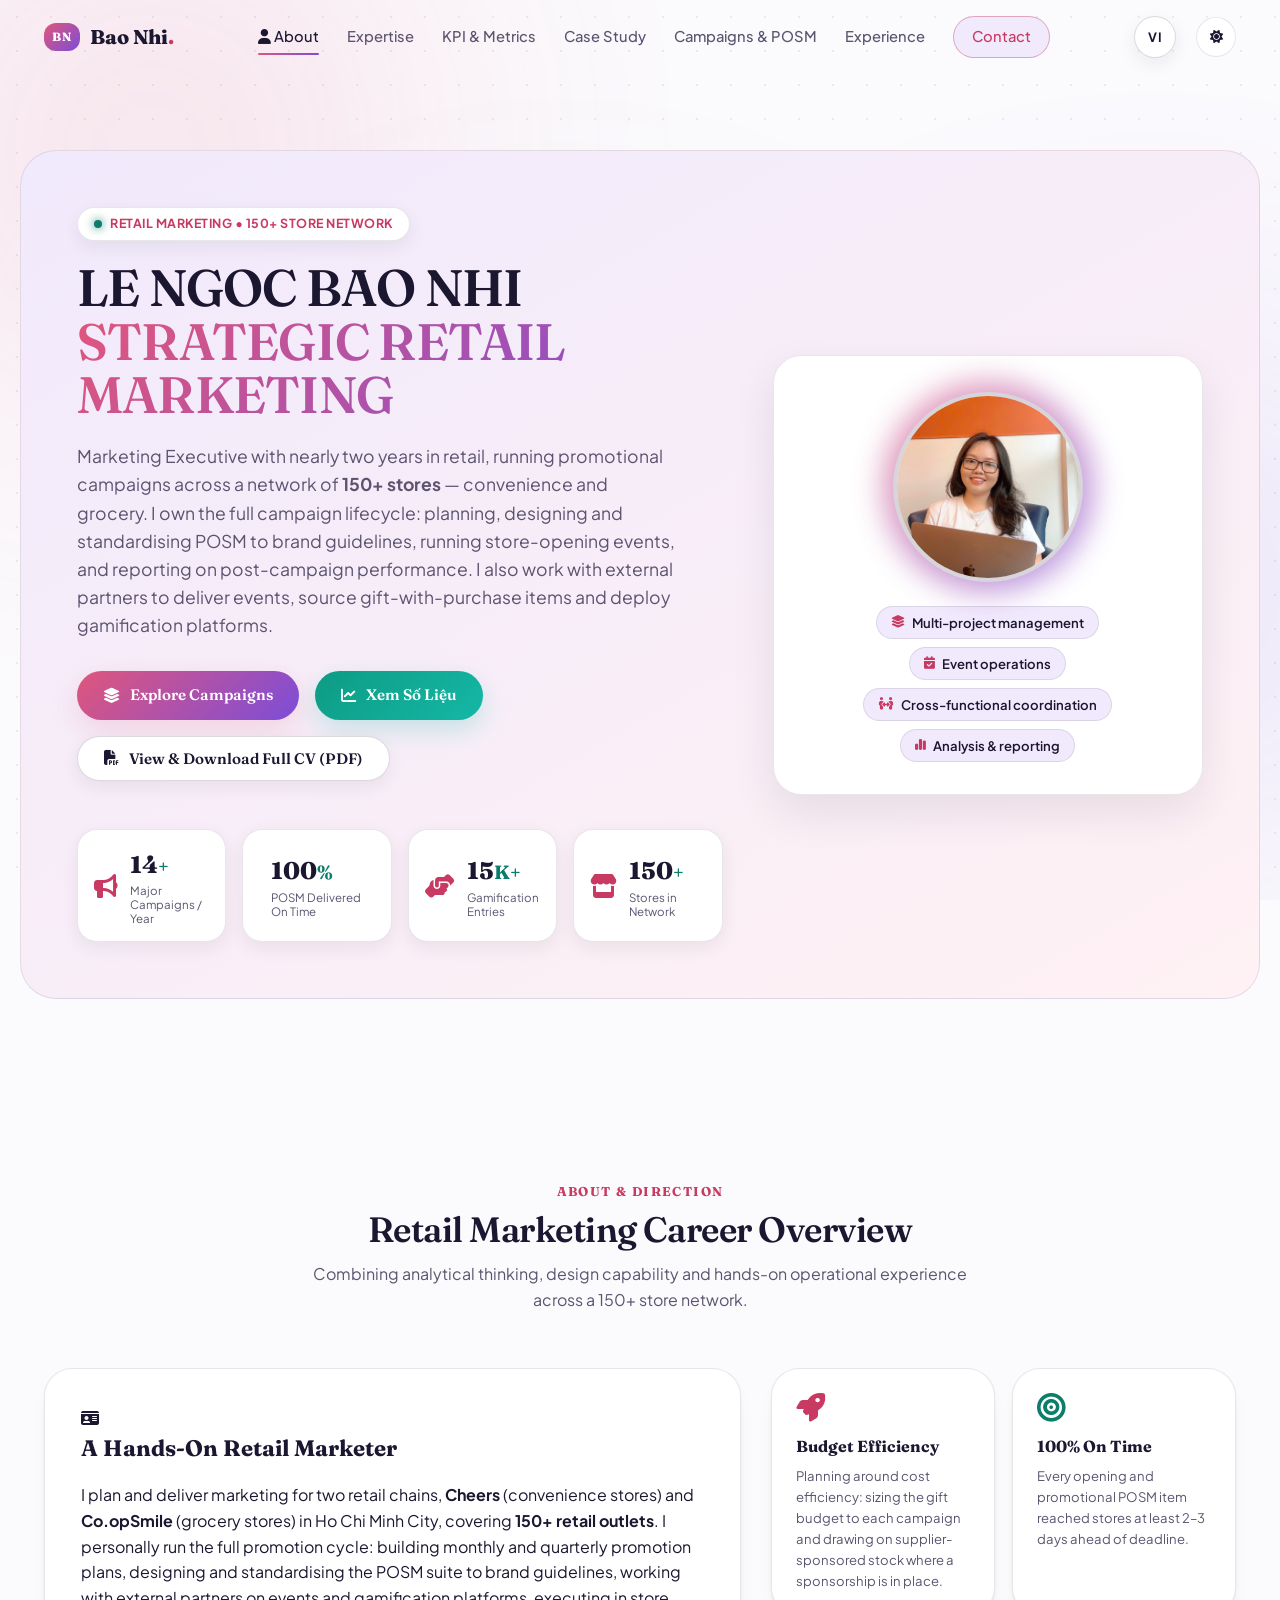
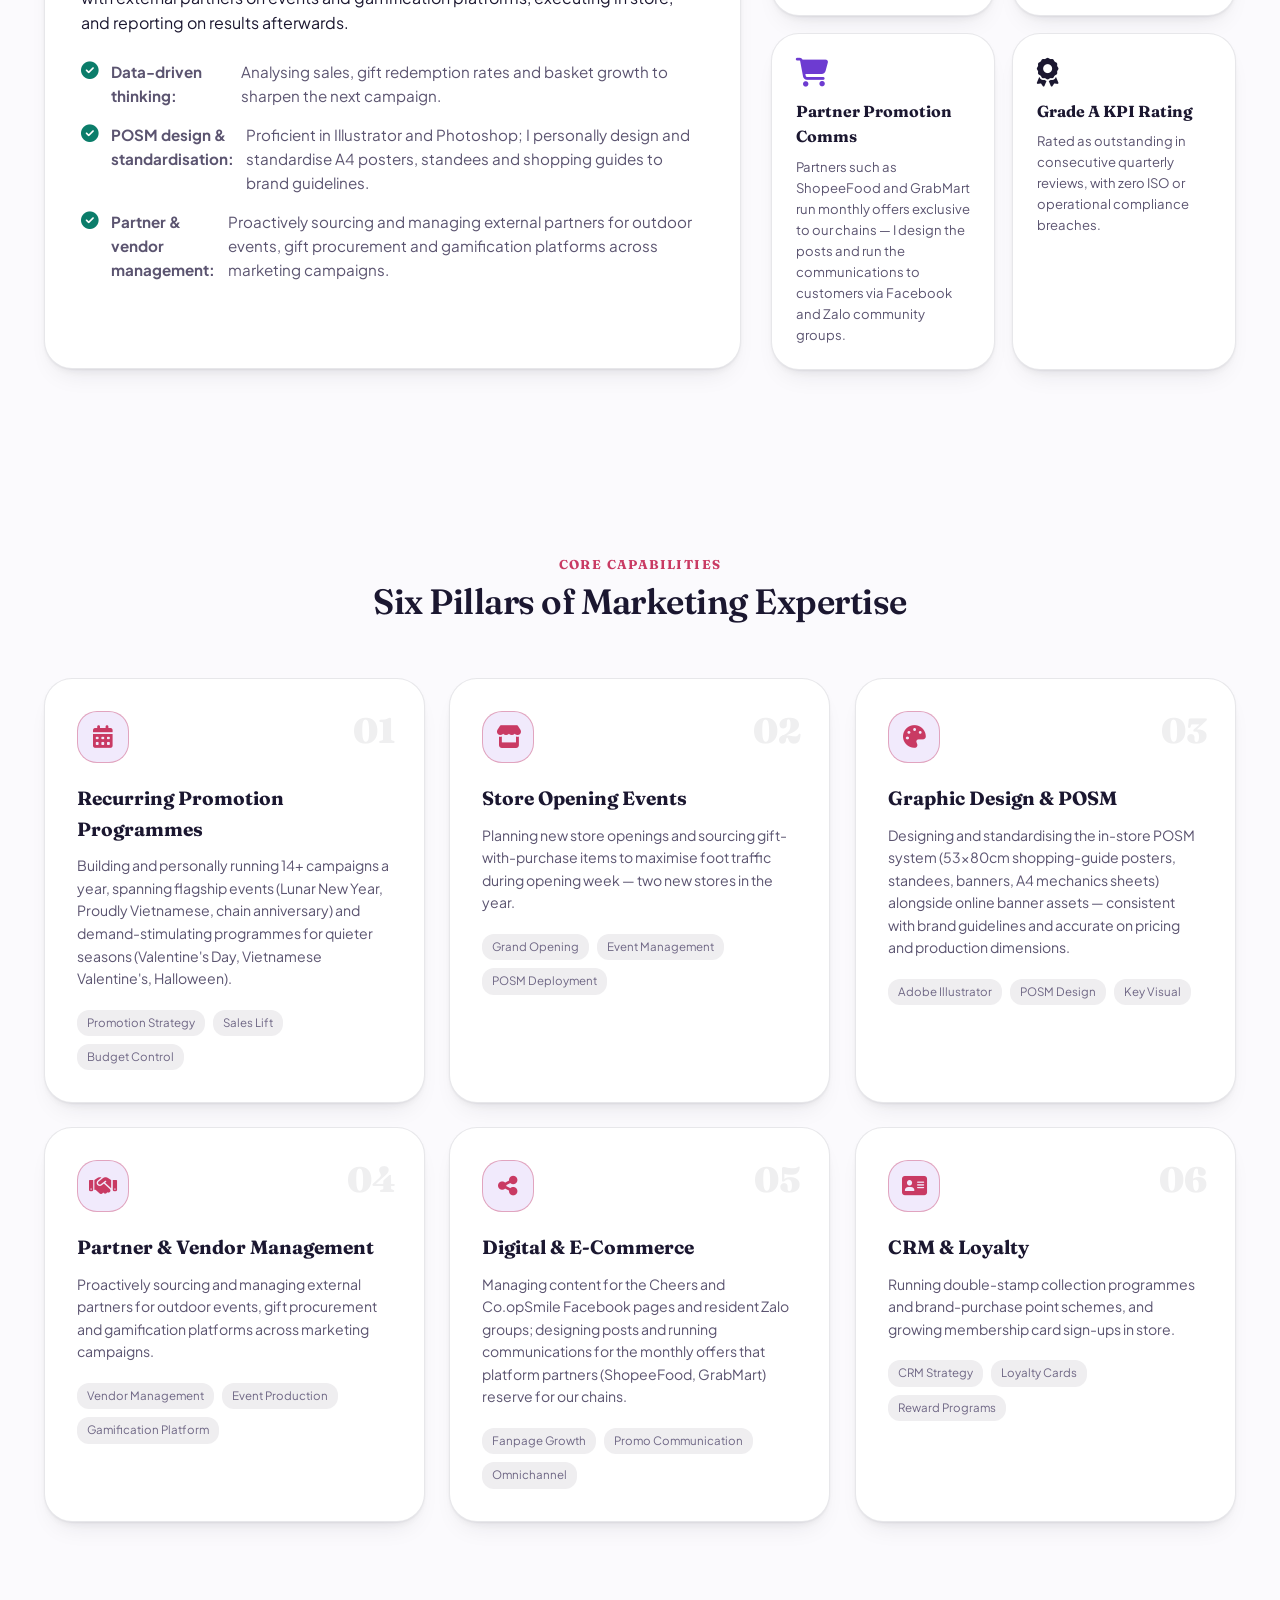
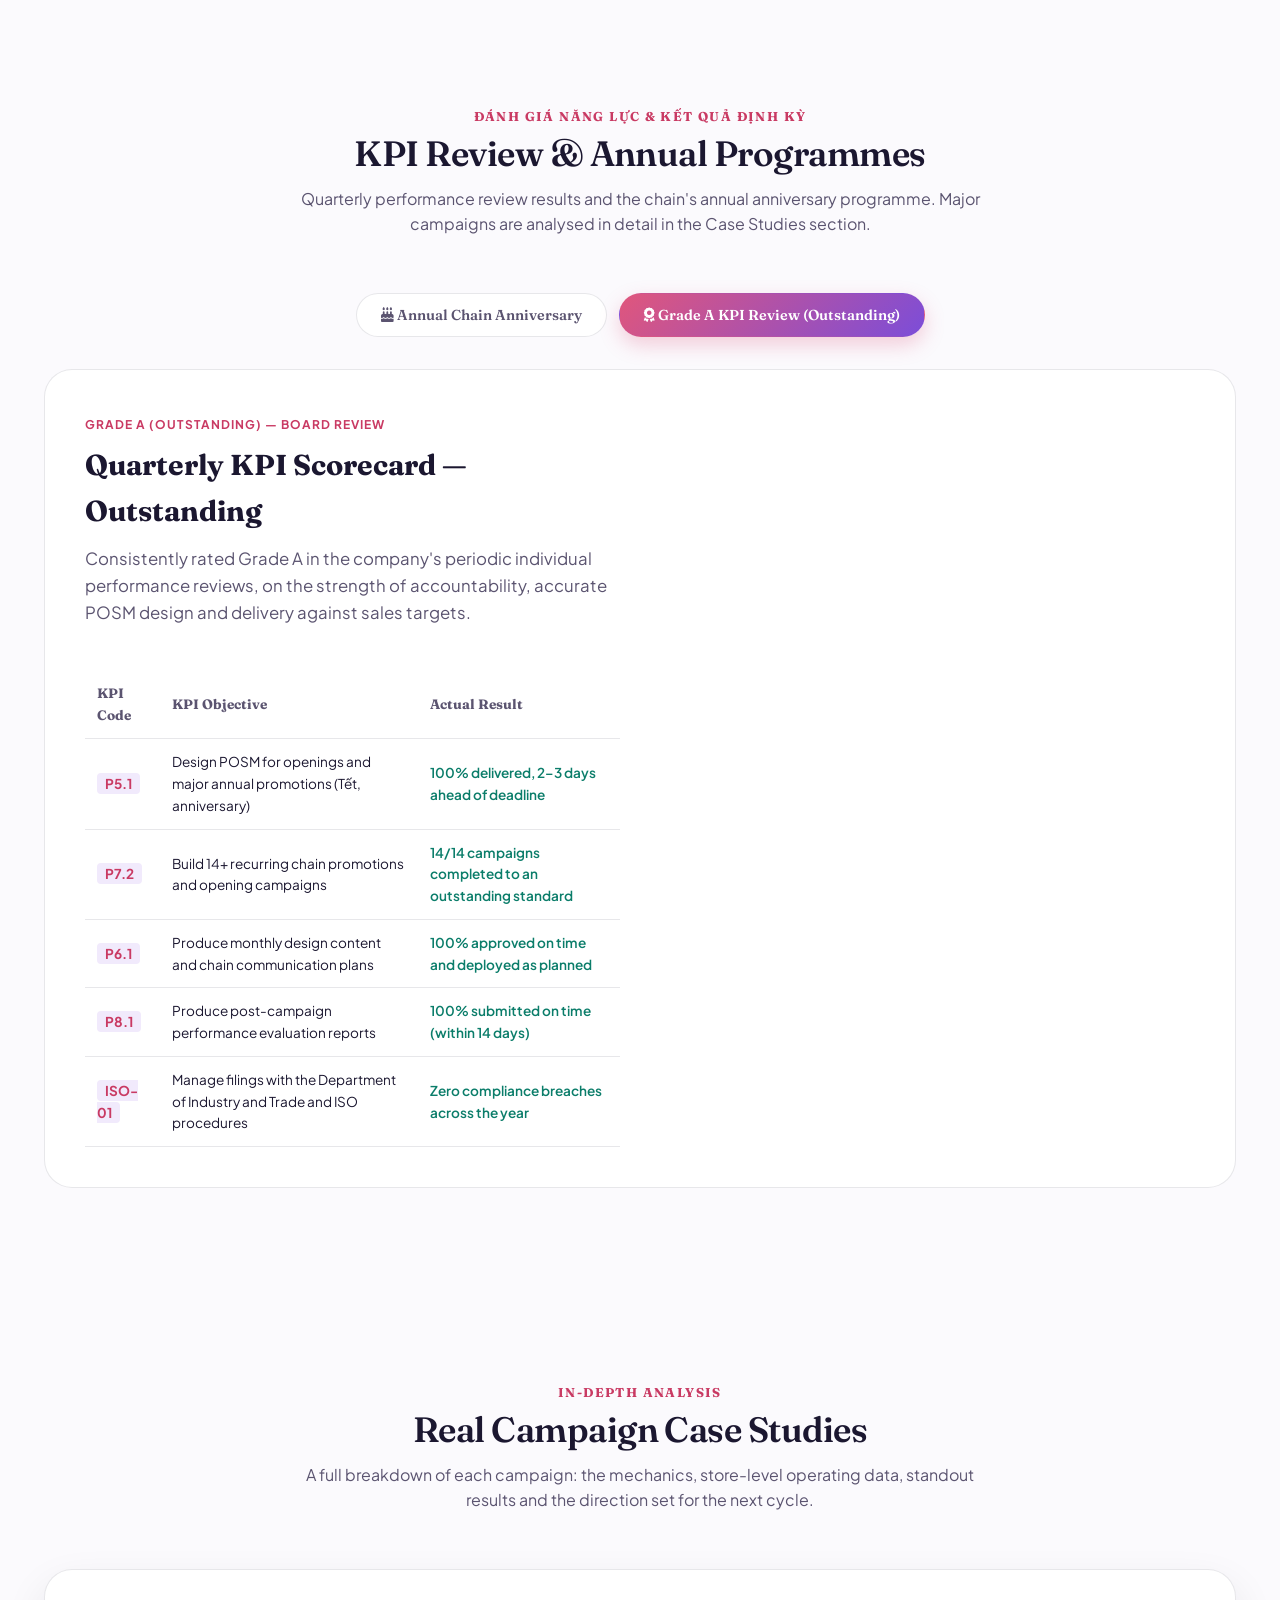
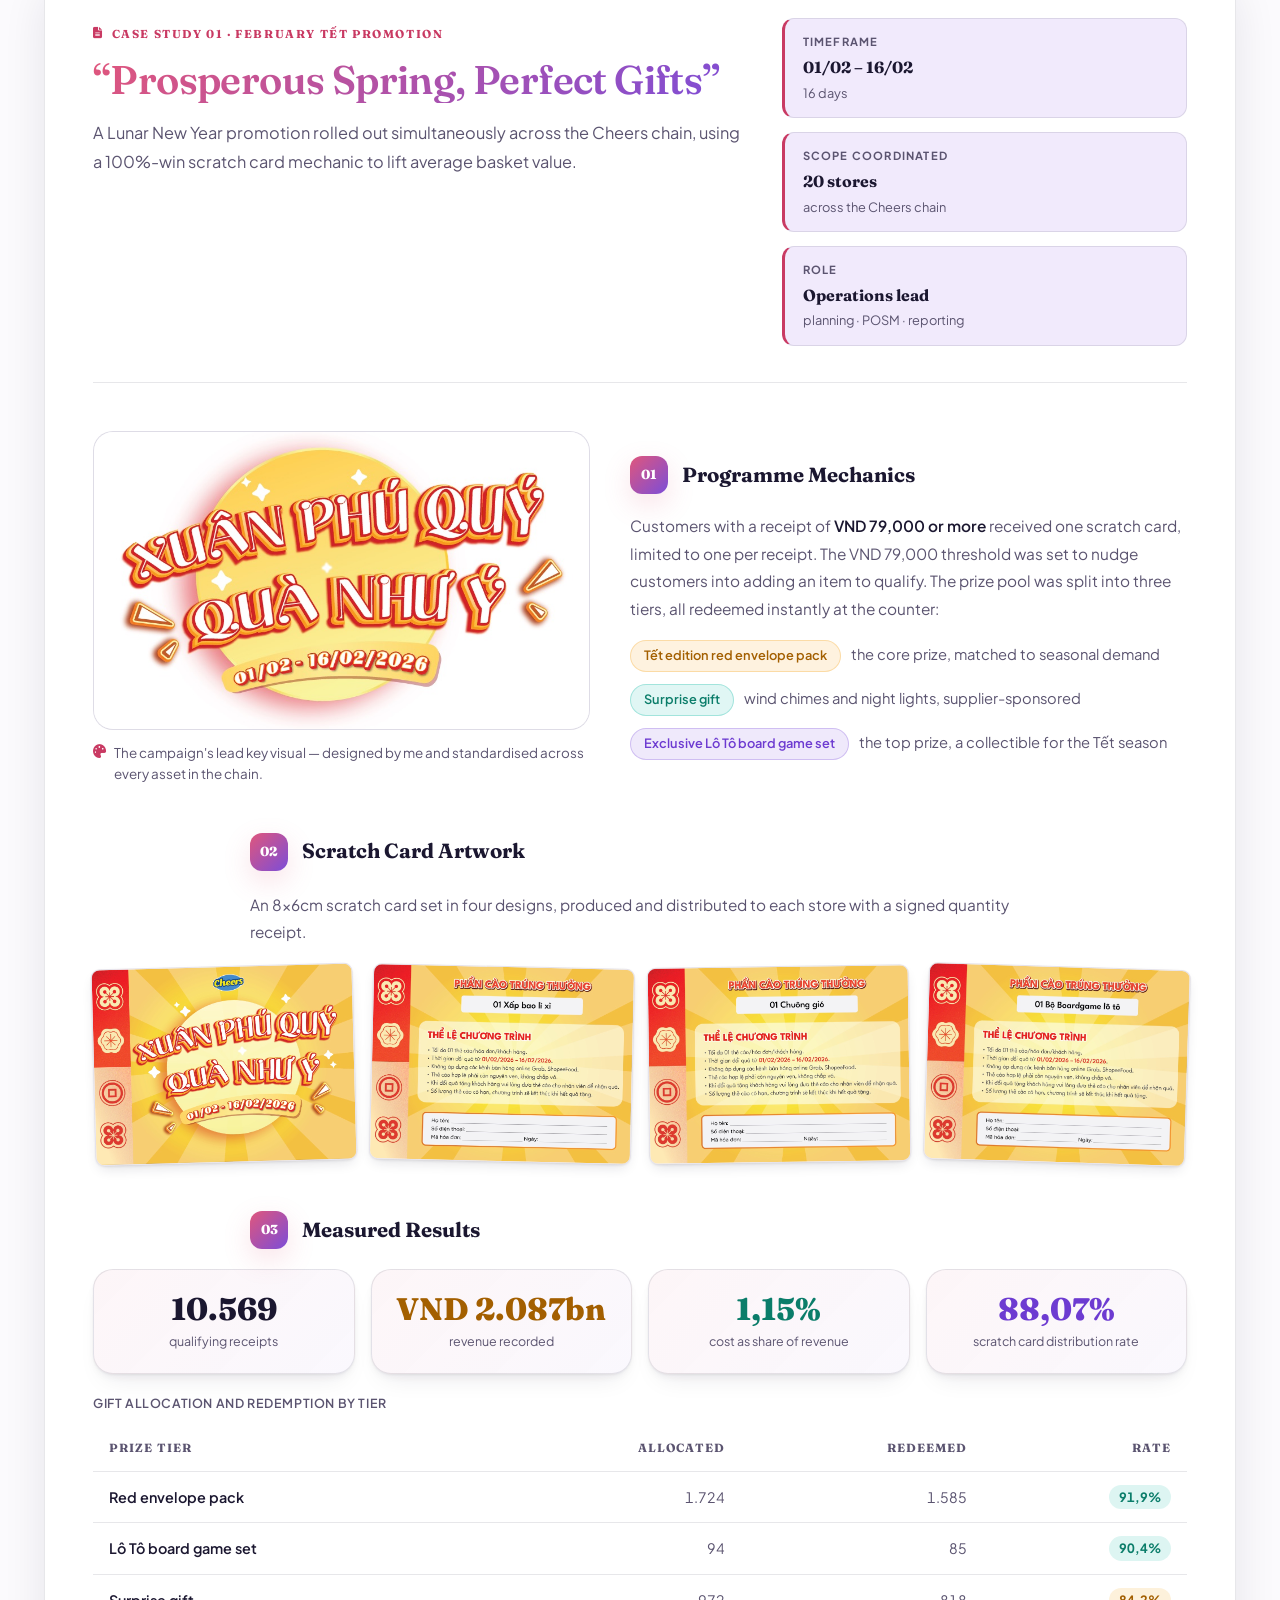
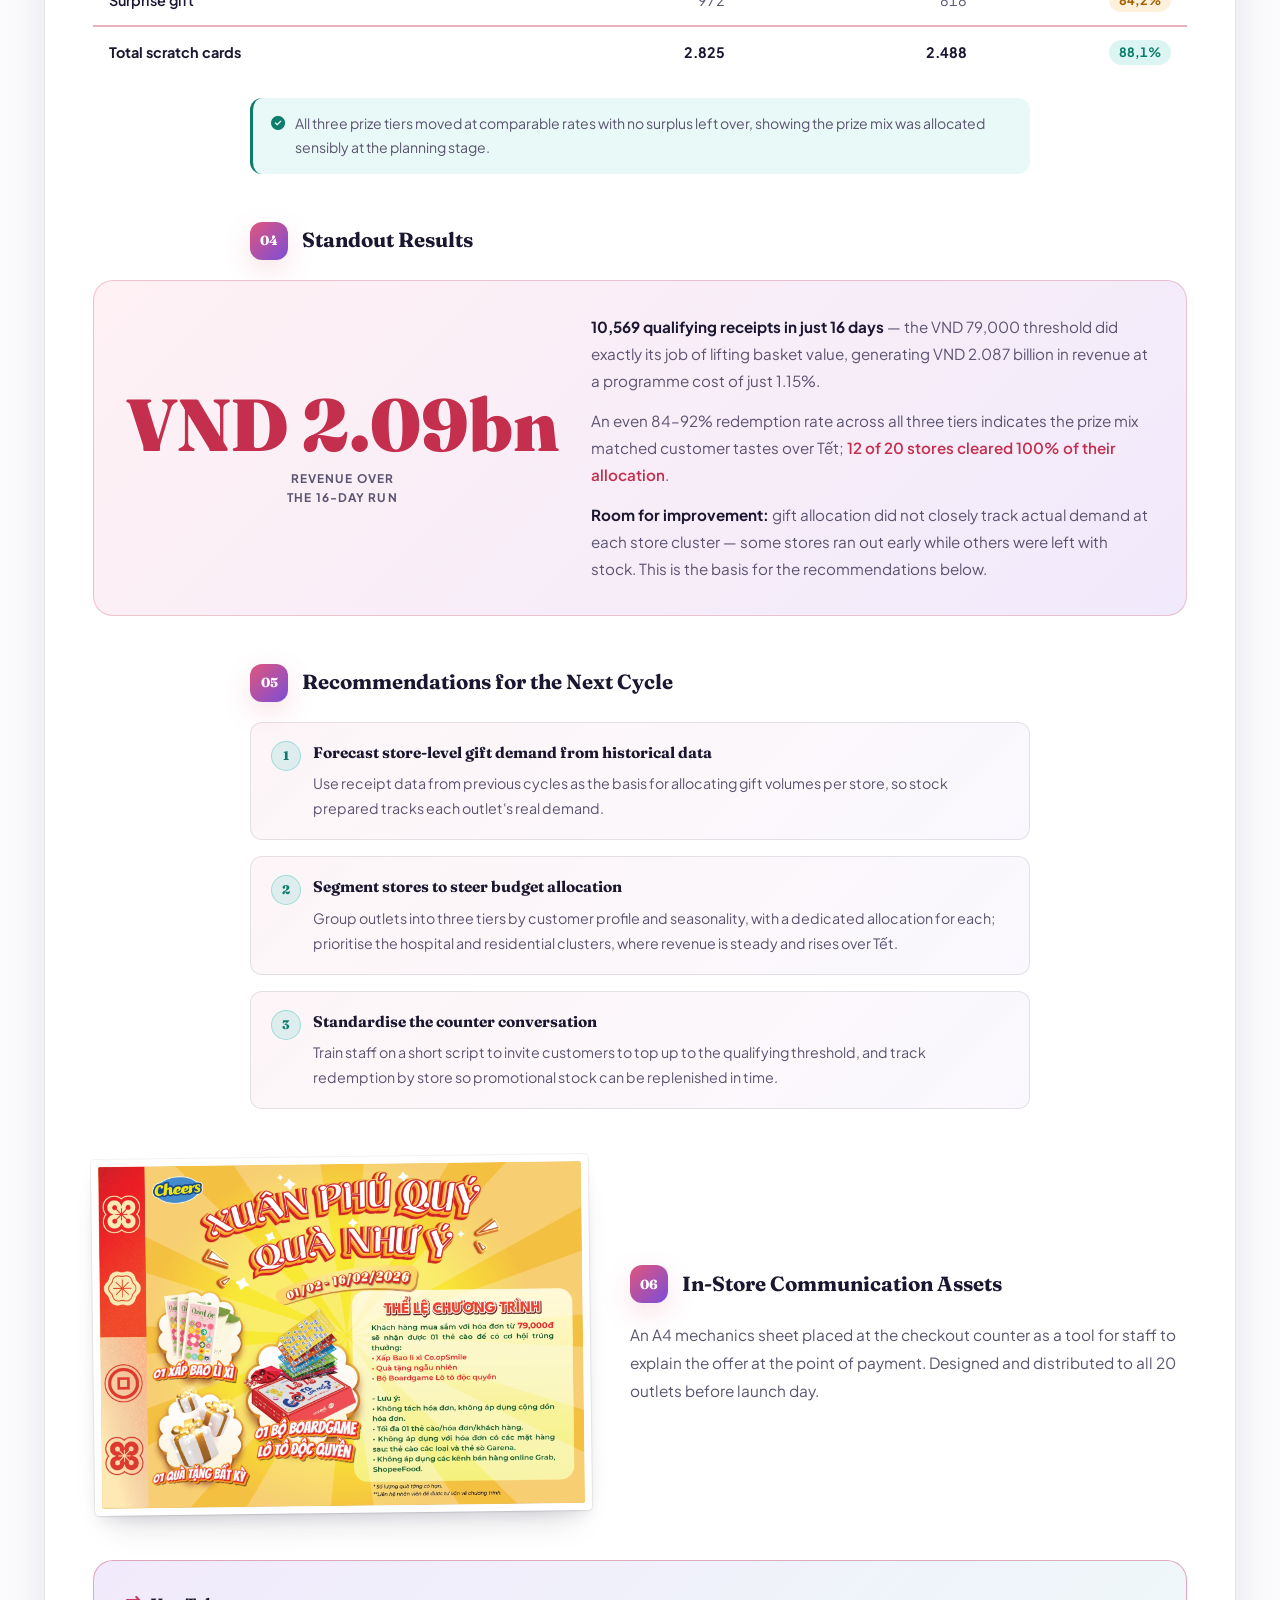
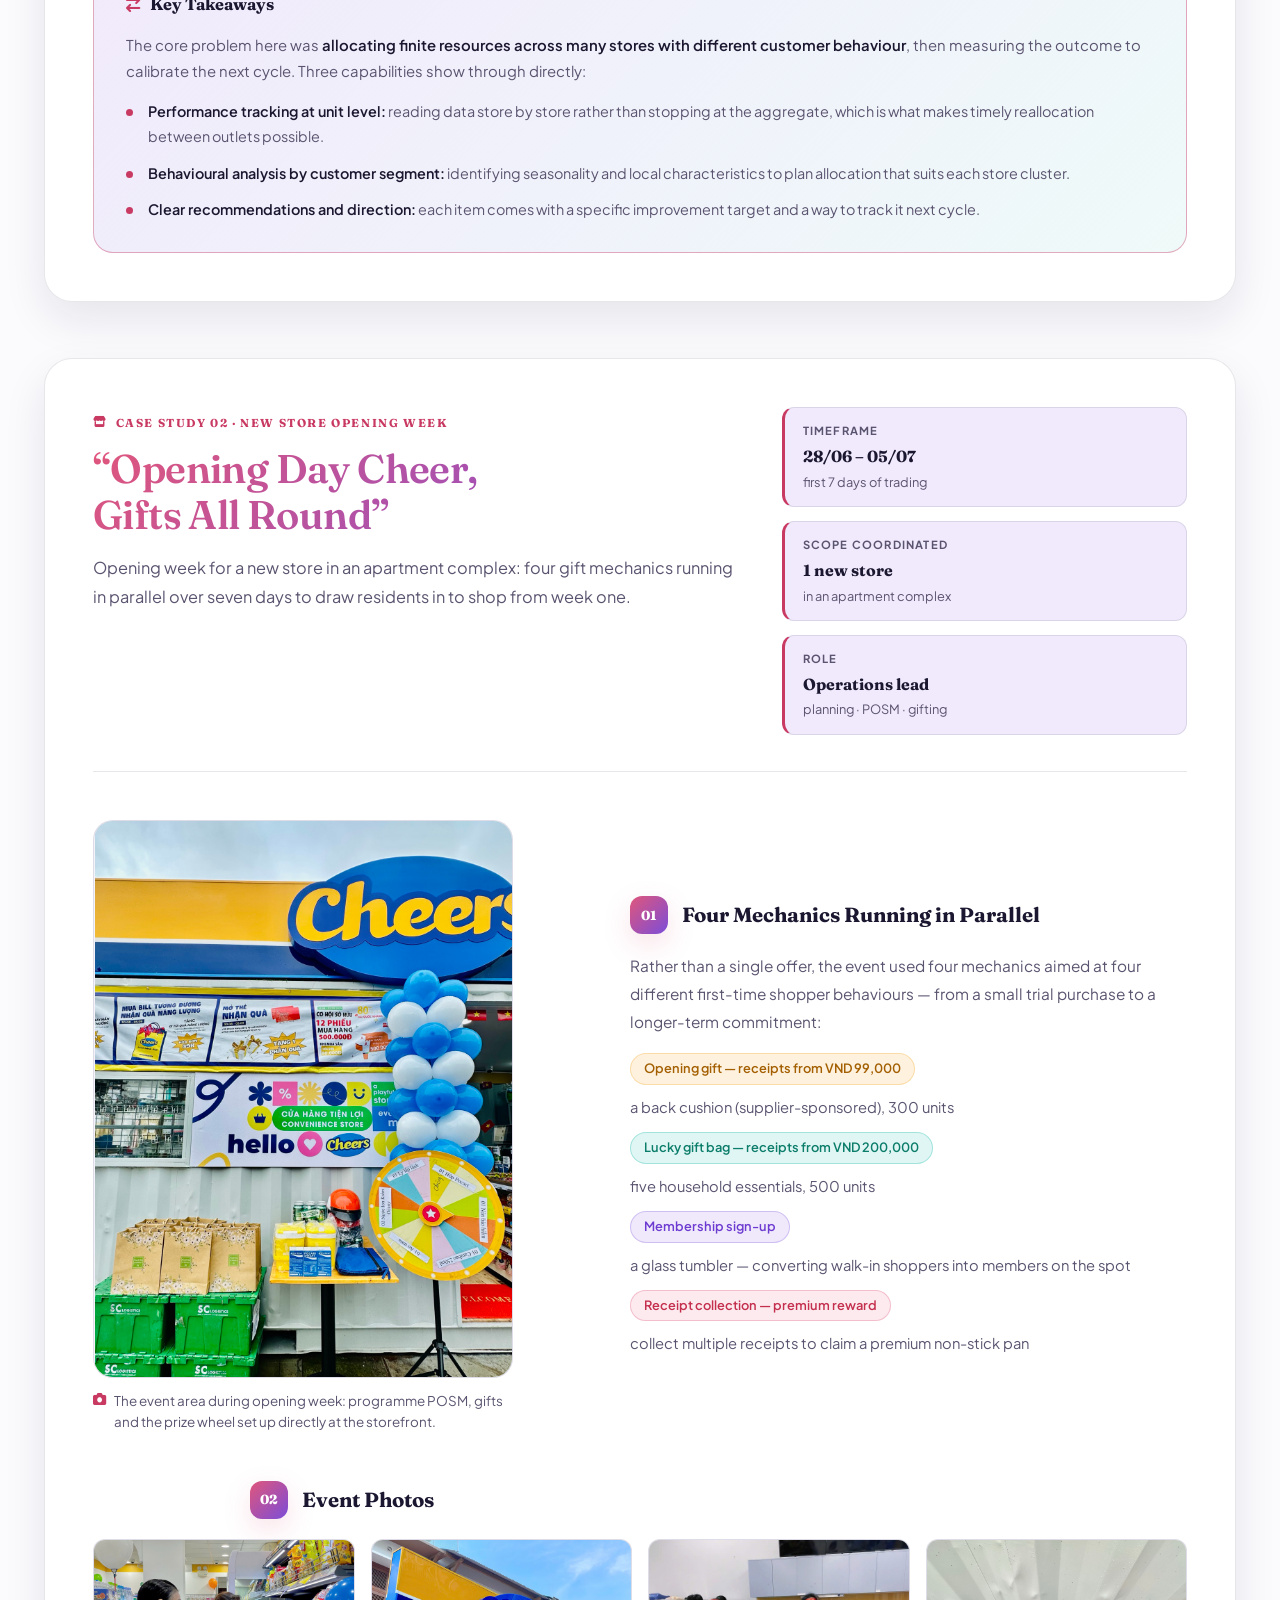
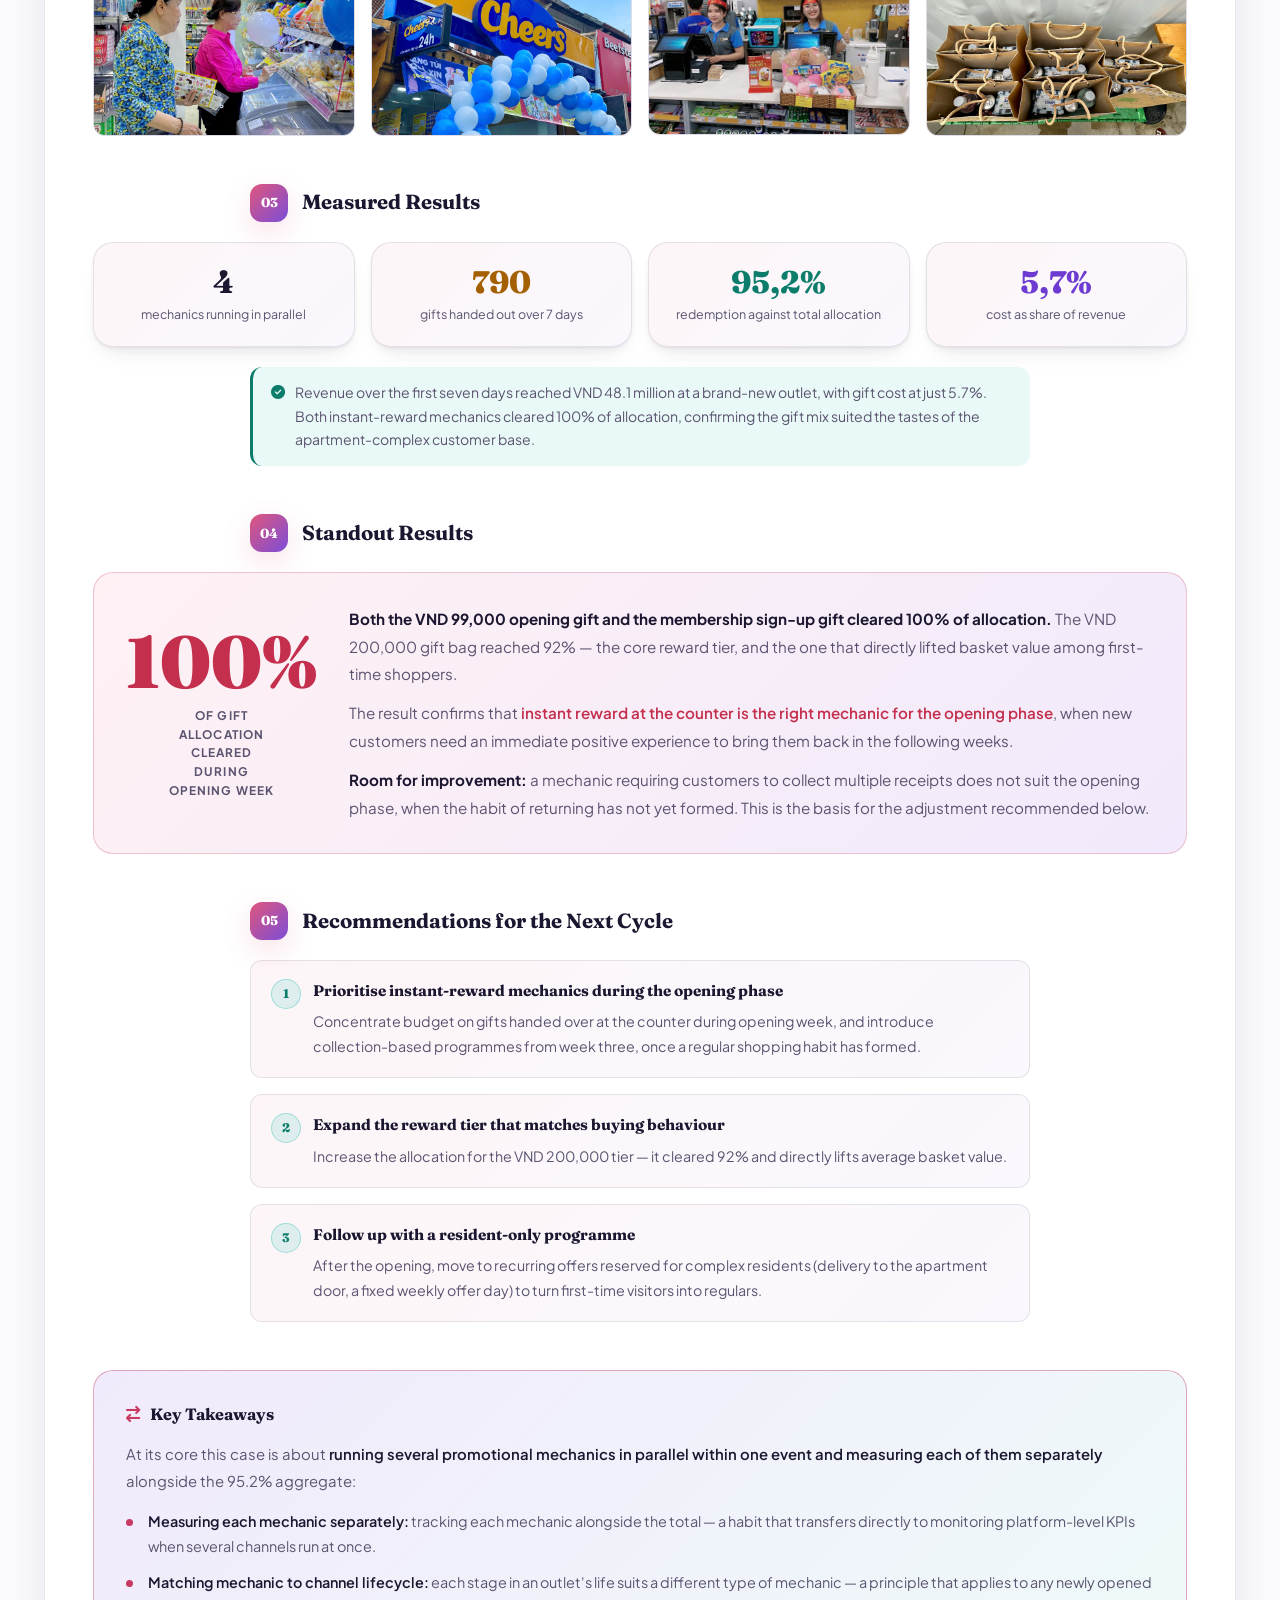
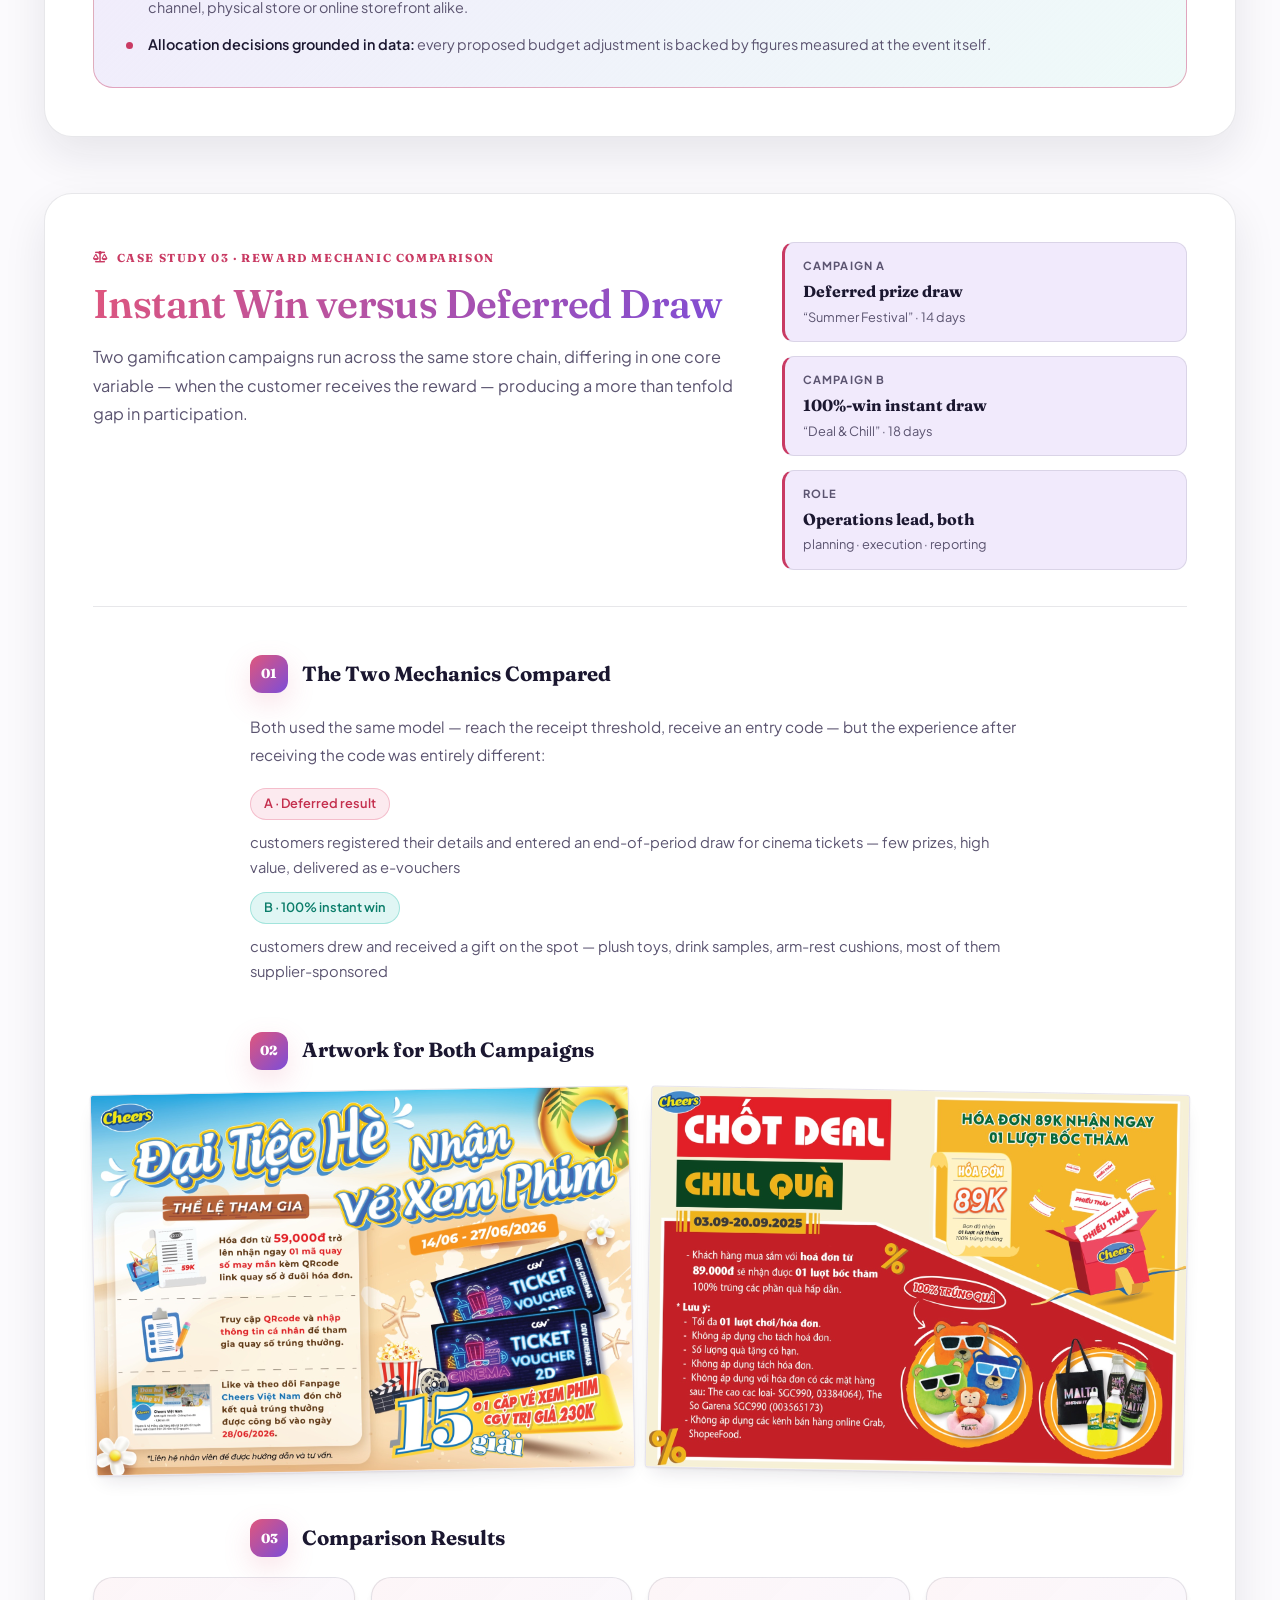
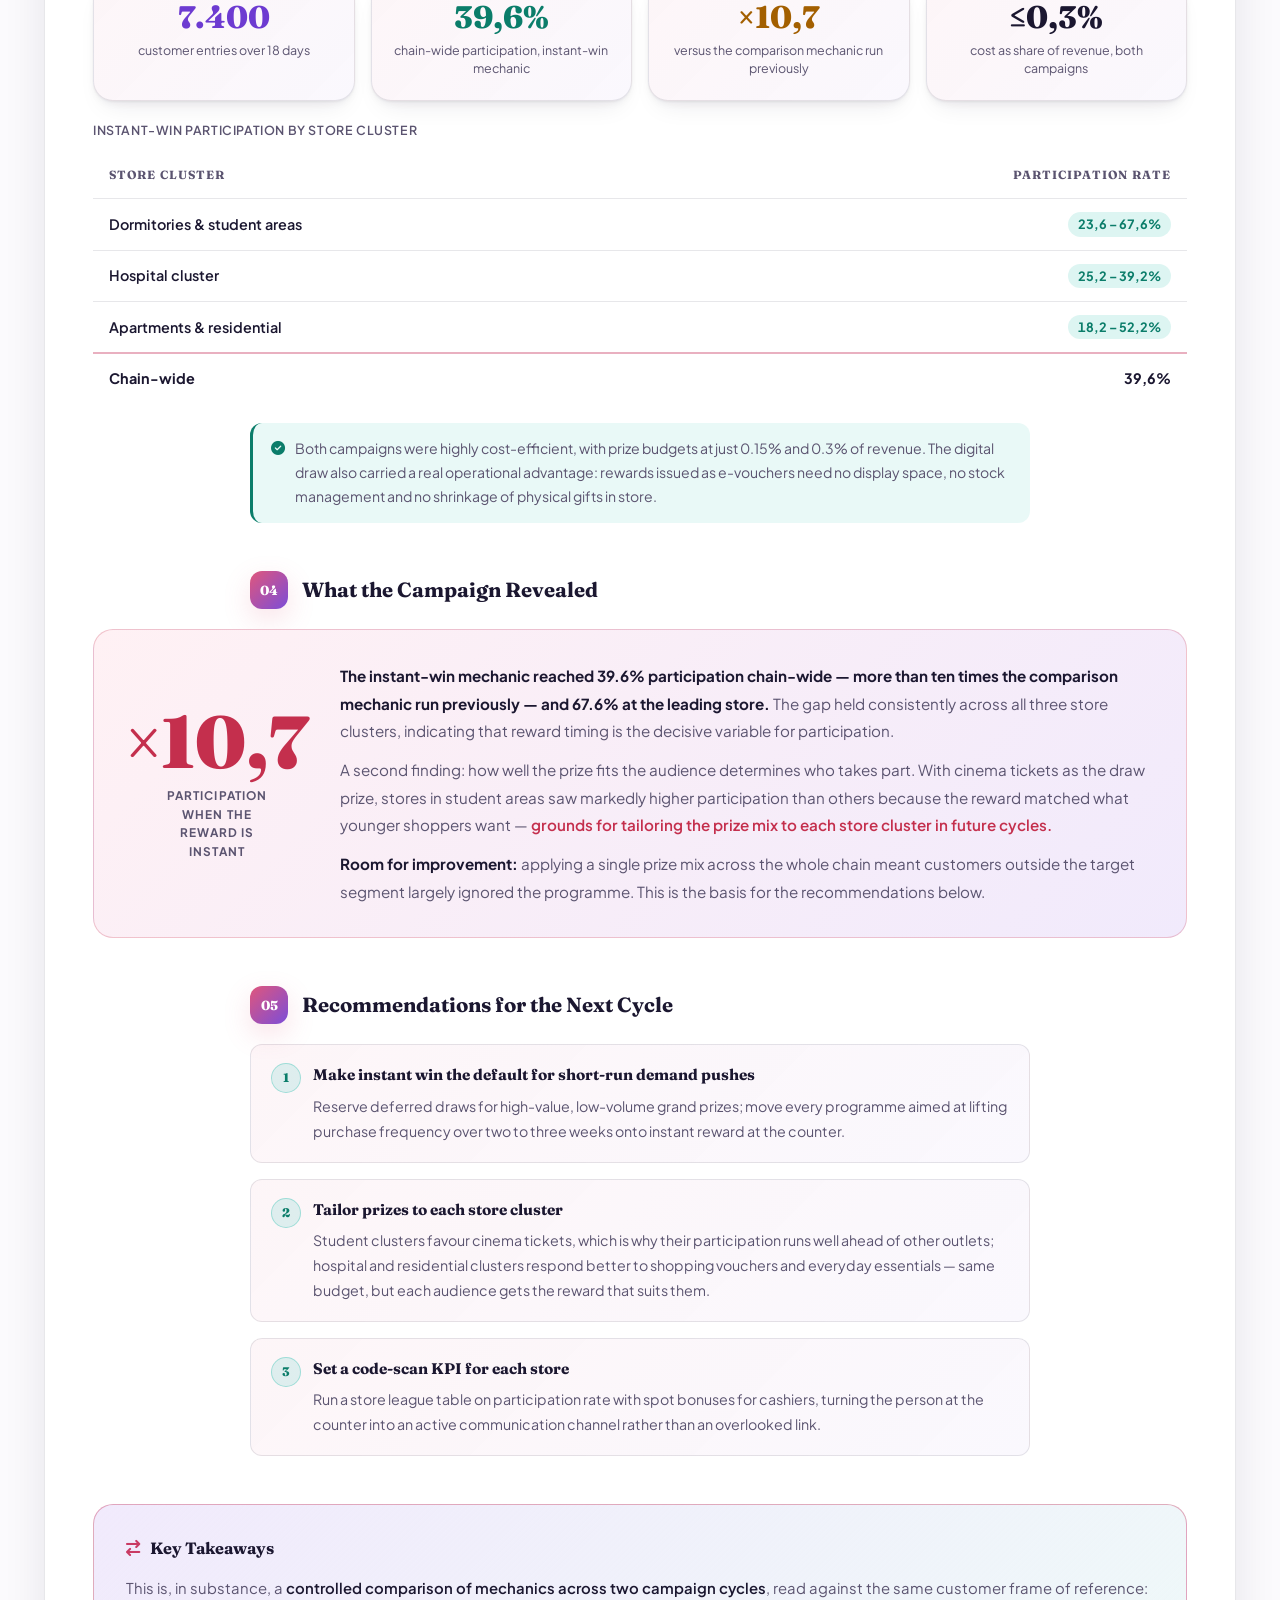
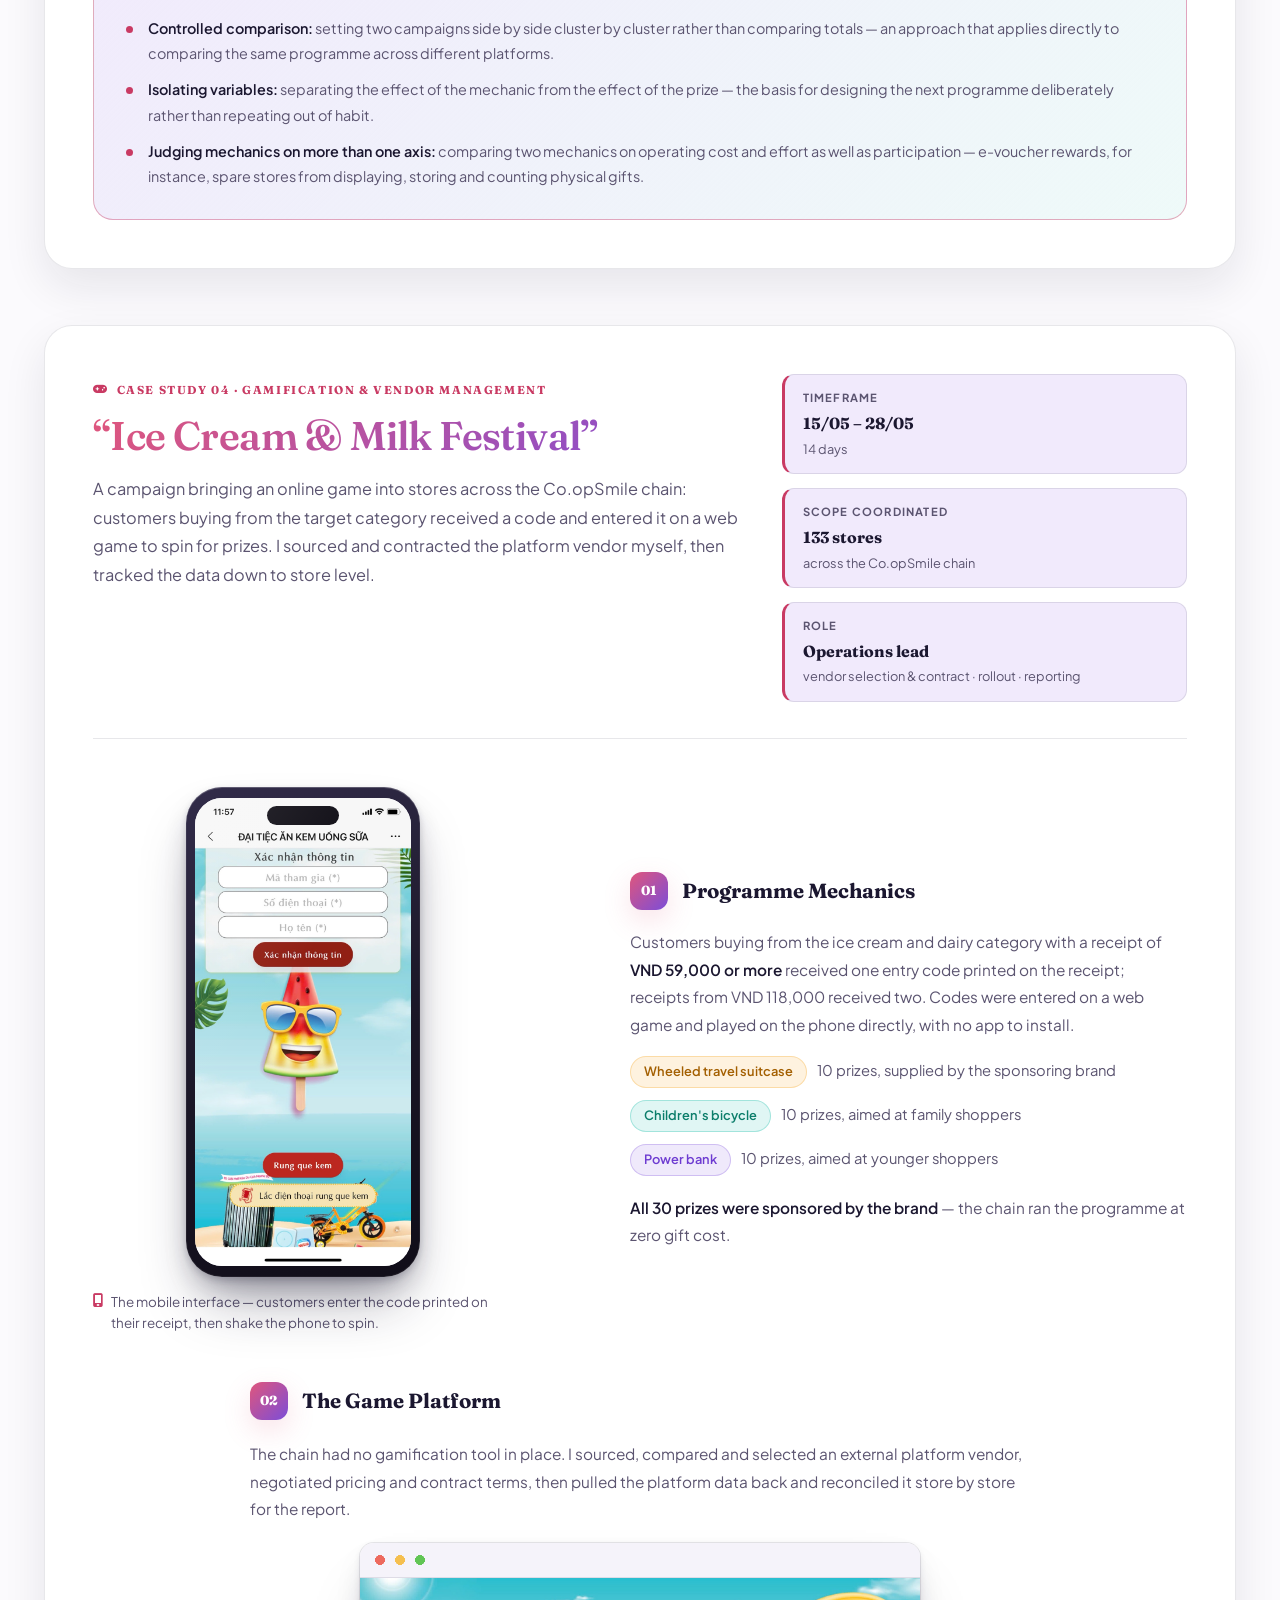
<file: en.html>
<!DOCTYPE html>
<html lang="en" data-theme="light">
<head>
    <meta charset="UTF-8">
    <meta name="viewport" content="width=device-width, initial-scale=1.0">
    <title>Le Ngoc Bao Nhi | Retail Marketing Portfolio</title>
    <meta name="description" content="Marketing portfolio of Le Ngoc Bao Nhi — nearly two years in retail, running promotional campaigns across a 150+ store network, managing store-opening events, designing and standardising POSM to brand guidelines, and partnering with FMCG brands on co-marketing.">
    
    <!-- Google Fonts -->
    <link rel="preconnect" href="https://fonts.googleapis.com">
    <link rel="preconnect" href="https://fonts.gstatic.com" crossorigin>
    <link href="https://fonts.googleapis.com/css2?family=Fraunces:opsz,wght@9..144,500;9..144,600;9..144,700;9..144,900&family=Plus+Jakarta+Sans:wght@400;500;600;700;800&display=swap" rel="stylesheet">
    
    <!-- Font Awesome Icons -->
    <link rel="stylesheet" href="https://cdnjs.cloudflare.com/ajax/libs/font-awesome/6.5.1/css/all.min.css">
    
    <!-- Custom Stylesheet -->
    <link rel="stylesheet" href="style.css">
</head>
<body>

    <!-- Background Dynamic Glow FX -->
    <div class="bg-fx">
        <div class="blob blob-1"></div>
        <div class="blob blob-2"></div>
        <div class="blob blob-3"></div>
        <div class="grid-overlay"></div>
    </div>

    <!-- Navigation Bar -->
    <header class="navbar-container" id="navbar">
        <div class="container navbar-inner">
            <a href="#" class="nav-brand">
                <span class="brand-badge">BN</span>
                <span class="brand-text">Bao Nhi<span class="dot">.</span></span>
            </a>

            <nav class="nav-links" id="nav-links">
                <a href="#about" class="nav-item active"><i class="fa-solid fa-user"></i> About</a>
                <a href="#expertise" class="nav-item">Expertise</a>
                <a href="#metrics" class="nav-item">KPI & Metrics</a>
                <a href="#case-study" class="nav-item">Case Study</a>
                <a href="#portfolio" class="nav-item">Campaigns & POSM</a>
                <a href="#experience" class="nav-item">Experience</a>
                <a href="#contact" class="nav-item nav-btn-contact">Contact</a>
            </nav>

            <div class="nav-actions">
                <a href="index.html" class="lang-toggle" title="Xem bản tiếng Việt" aria-label="Xem bản tiếng Việt">VI</a>
                <button class="theme-toggle" id="theme-toggle" title="Toggle light / dark mode" aria-label="Toggle light / dark mode">
                    <i class="fa-solid fa-sun"></i>
                </button>
                <button class="mobile-toggle" id="mobile-toggle" aria-label="Toggle menu">
                    <i class="fa-solid fa-bars"></i>
                </button>
            </div>
        </div>
    </header>

    <!-- Main Content Wrapper -->
    <main>

        <!-- HERO SECTION -->
        <section class="hero-section" id="hero">
            <div class="container hero-inner">
                <div class="hero-content">
                    <div class="badge-pill">
                        <span class="pulsing-dot"></span>
                        RETAIL MARKETING • 150+ STORE NETWORK
                    </div>
                    <h1 class="hero-title">
                        LE NGOC BAO NHI
                        <span class="highlight-gradient">STRATEGIC RETAIL MARKETING</span>
                    </h1>
                    <p class="hero-description">
                        Marketing Executive with nearly two years in retail, running promotional campaigns across a network of <strong>150+ stores</strong>  — convenience and grocery. I own the full campaign lifecycle: planning, designing and standardising POSM to brand guidelines, running store-opening events, and reporting on post-campaign performance. I also work with external partners to deliver events, source gift-with-purchase items and deploy gamification platforms.
                    </p>

                    <div class="hero-ctas">
                        <a href="#portfolio" class="btn btn-primary">
                            <i class="fa-solid fa-layer-group"></i> Explore Campaigns
                        </a>
                        <a href="#metrics" class="btn btn-secondary">
                            <i class="fa-solid fa-chart-line"></i> Xem Số Liệu
                        </a>
                        <button onclick="openCvModal()" class="btn btn-outline">
                            <i class="fa-solid fa-file-pdf"></i> View & Download Full CV (PDF)
                        </button>
                    </div>

                    <!-- Highlighted Performance Cards -->
                    <div class="hero-stats-grid">
                        <div class="stat-card">
                            <div class="stat-icon"><i class="fa-solid fa-bullhorn"></i></div>
                            <div class="stat-info">
                                <span class="stat-number" data-target="14">0</span><span class="stat-plus">+</span>
                                <span class="stat-label">Major Campaigns / Year</span>
                            </div>
                        </div>

                        <div class="stat-card">
                            <div class="stat-icon"><i class="fa-solid fa-clock-check"></i></div>
                            <div class="stat-info">
                                <span class="stat-number" data-target="100">0</span><span class="stat-plus">%</span>
                                <span class="stat-label">POSM Delivered On Time</span>
                            </div>
                        </div>

                        <div class="stat-card">
                            <div class="stat-icon"><i class="fa-solid fa-handshake-angle"></i></div>
                            <div class="stat-info">
                                <span class="stat-number" data-target="15">0</span><span class="stat-plus">K+</span>
                                <span class="stat-label">Gamification Entries</span>
                            </div>
                        </div>

                        <div class="stat-card">
                            <div class="stat-icon"><i class="fa-solid fa-store"></i></div>
                            <div class="stat-info">
                                <span class="stat-number" data-target="150">0</span><span class="stat-plus">+</span>
                                <span class="stat-label">Stores in Network</span>
                            </div>
                        </div>
                    </div>
                </div>

                <div class="hero-visual">
                    <div class="glass-hero-card">
                        <div class="profile-avatar-container">
                            <div class="avatar-ring"></div>
                            <div class="avatar-box">
                                <img src="assets/images/avatar.jpg" alt="Portrait of Le Ngoc Bao Nhi" class="avatar-photo" width="793" height="991">
                                <div class="avatar-caption">Le Ngoc Bao Nhi</div>
                            </div>
                        </div>

                        <ul class="skill-chips">
                            <li class="skill-chip"><i class="fa-solid fa-layer-group"></i> Multi-project management</li>
                            <li class="skill-chip"><i class="fa-solid fa-calendar-check"></i> Event operations</li>
                            <li class="skill-chip"><i class="fa-solid fa-people-arrows"></i> Cross-functional coordination</li>
                            <li class="skill-chip"><i class="fa-solid fa-chart-simple"></i> Analysis &amp; reporting</li>
                        </ul>
                    </div>
                </div>
            </div>
        </section>

        <!-- ABOUT SECTION -->
        <section class="about-section" id="about">
            <div class="container">
                <div class="section-header">
                    <span class="section-subtitle">ABOUT & DIRECTION</span>
                    <h2 class="section-title">Retail Marketing Career Overview</h2>
                    <p class="section-desc">Combining analytical thinking, design capability and hands-on operational experience across a 150+ store network.</p>
                </div>

                <div class="about-grid">
                    <div class="about-card main-bio-card">
                        <div class="card-icon-badge"><i class="fa-solid fa-id-card"></i></div>
                        <h3>A Hands-On Retail Marketer</h3>
                        <p>
                            I plan and deliver marketing for two retail chains, <strong>Cheers</strong> (convenience stores) and <strong>Co.opSmile</strong> (grocery stores) in Ho Chi Minh City, covering <strong>150+ retail outlets</strong>. I personally run the full promotion cycle: building monthly and quarterly promotion plans, designing and standardising the POSM suite to brand guidelines, working with external partners on events and gamification platforms, executing in store, and reporting on results afterwards.
                        </p>
                        <ul class="bio-list">
                            <li><i class="fa-solid fa-circle-check"></i> <strong>Data-driven thinking:</strong> Analysing sales, gift redemption rates and basket growth to sharpen the next campaign.</li>
                            <li><i class="fa-solid fa-circle-check"></i> <strong>POSM design & standardisation:</strong> Proficient in Illustrator and Photoshop; I personally design and standardise A4 posters, standees and shopping guides to brand guidelines.</li>
                            <li><i class="fa-solid fa-circle-check"></i> <strong>Partner & vendor management:</strong> Proactively sourcing and managing external partners for outdoor events, gift procurement and gamification platforms across marketing campaigns.</li>
                        </ul>
                    </div>

                    <div class="about-side-grid">
                        <div class="about-card feature-mini">
                            <i class="fa-solid fa-rocket mini-icon text-indigo"></i>
                            <h4>Budget Efficiency</h4>
                            <p>Planning around cost efficiency: sizing the gift budget to each campaign and drawing on supplier-sponsored stock where a sponsorship is in place.</p>
                        </div>

                        <div class="about-card feature-mini">
                            <i class="fa-solid fa-bullseye mini-icon text-emerald"></i>
                            <h4>100% On Time</h4>
                            <p>Every opening and promotional POSM item reached stores at least 2–3 days ahead of deadline.</p>
                        </div>

                        <div class="about-card feature-mini">
                            <i class="fa-solid fa-cart-shopping mini-icon text-purple"></i>
                            <h4>Partner Promotion Comms</h4>
                            <p>Partners such as ShopeeFood and GrabMart run monthly offers exclusive to our chains — I design the posts and run the communications to customers via Facebook and Zalo community groups.</p>
                        </div>

                        <div class="about-card feature-mini">
                            <i class="fa-solid fa-award mini-icon text-amber"></i>
                            <h4>Grade A KPI Rating</h4>
                            <p>Rated as outstanding in consecutive quarterly reviews, with zero ISO or operational compliance breaches.</p>
                        </div>
                    </div>
                </div>
            </div>
        </section>

        <!-- EXPERTISE MATRIX SECTION -->
        <section class="expertise-section" id="expertise">
            <div class="container">
                <div class="section-header">
                    <span class="section-subtitle">CORE CAPABILITIES</span>
                    <h2 class="section-title">Six Pillars of Marketing Expertise</h2>
                </div>

                <div class="expertise-grid">
                    <!-- Pillar 1 -->
                    <div class="exp-card">
                        <div class="exp-number">01</div>
                        <div class="exp-icon"><i class="fa-solid fa-calendar-days"></i></div>
                        <h3>Recurring Promotion Programmes</h3>
                        <p>Building and personally running 14+ campaigns a year, spanning flagship events (Lunar New Year, Proudly Vietnamese, chain anniversary) and demand-stimulating programmes for quieter seasons (Valentine's Day, Vietnamese Valentine's, Halloween).</p>
                        <div class="exp-tags">
                            <span>Promotion Strategy</span>
                            <span>Sales Lift</span>
                            <span>Budget Control</span>
                        </div>
                    </div>

                    <!-- Pillar 2 -->
                    <div class="exp-card">
                        <div class="exp-number">02</div>
                        <div class="exp-icon"><i class="fa-solid fa-store"></i></div>
                        <h3>Store Opening Events</h3>
                        <p>Planning new store openings and sourcing gift-with-purchase items to maximise foot traffic during opening week — two new stores in the year.</p>
                        <div class="exp-tags">
                            <span>Grand Opening</span>
                            <span>Event Management</span>
                            <span>POSM Deployment</span>
                        </div>
                    </div>

                    <!-- Pillar 3 -->
                    <div class="exp-card">
                        <div class="exp-number">03</div>
                        <div class="exp-icon"><i class="fa-solid fa-palette"></i></div>
                        <h3>Graphic Design & POSM</h3>
                        <p>Designing and standardising the in-store POSM system (53×80cm shopping-guide posters, standees, banners, A4 mechanics sheets) alongside online banner assets — consistent with brand guidelines and accurate on pricing and production dimensions.</p>
                        <div class="exp-tags">
                            <span>Adobe Illustrator</span>
                            <span>POSM Design</span>
                            <span>Key Visual</span>
                        </div>
                    </div>

                    <!-- Pillar 4 -->
                    <div class="exp-card">
                        <div class="exp-number">04</div>
                        <div class="exp-icon"><i class="fa-solid fa-handshake"></i></div>
                        <h3>Partner & Vendor Management</h3>
                        <p>Proactively sourcing and managing external partners for outdoor events, gift procurement and gamification platforms across marketing campaigns.</p>
                        <div class="exp-tags">
                            <span>Vendor Management</span>
                            <span>Event Production</span>
                            <span>Gamification Platform</span>
                        </div>
                    </div>

                    <!-- Pillar 5 -->
                    <div class="exp-card">
                        <div class="exp-number">05</div>
                        <div class="exp-icon"><i class="fa-solid fa-share-nodes"></i></div>
                        <h3>Digital & E-Commerce</h3>
                        <p>Managing content for the Cheers and Co.opSmile Facebook pages and resident Zalo groups; designing posts and running communications for the monthly offers that platform partners (ShopeeFood, GrabMart) reserve for our chains.</p>
                        <div class="exp-tags">
                            <span>Fanpage Growth</span>
                            <span>Promo Communication</span>
                            <span>Omnichannel</span>
                        </div>
                    </div>

                    <!-- Pillar 6 -->
                    <div class="exp-card">
                        <div class="exp-number">06</div>
                        <div class="exp-icon"><i class="fa-solid fa-address-card"></i></div>
                        <h3>CRM & Loyalty</h3>
                        <p>Running double-stamp collection programmes and brand-purchase point schemes, and growing membership card sign-ups in store.</p>
                        <div class="exp-tags">
                            <span>CRM Strategy</span>
                            <span>Loyalty Cards</span>
                            <span>Reward Programs</span>
                        </div>
                    </div>
                </div>
            </div>
        </section>

        <!-- REFINED KPI & METRICS DASHBOARD FOR KEY EVENTS -->
        <section class="metrics-section" id="metrics">
            <div class="container">
                <div class="section-header">
                    <span class="section-subtitle">ĐÁNH GIÁ NĂNG LỰC & KẾT QUẢ ĐỊNH KỲ</span>
                    <h2 class="section-title">KPI Review & Annual Programmes</h2>
                    <p class="section-desc">Quarterly performance review results and the chain's annual anniversary programme. Major campaigns are analysed in detail in the Case Studies section.</p>
                </div>

                <!-- Tabs Selector -->
                <div class="dashboard-tabs">
                    <button class="dash-tab" data-tab="tab-birthday" id="tab-btn-birthday">
                        <i class="fa-solid fa-cake-candles"></i> Annual Chain Anniversary
                    </button>
                    <button class="dash-tab active" data-tab="tab-kpi">
                        <i class="fa-solid fa-award"></i> Grade A KPI Review (Outstanding)
                    </button>
                </div>

                <!-- Tab Contents -->
                <div class="dashboard-content">

                    <!-- TAB 1: TET CAMPAIGN (IMPENSIVE METRICS) -->
                    <div class="dash-panel" id="tab-birthday">
                        <div class="panel-grid">
                            <div class="panel-text">
                                <span class="tag-badge text-purple">Annual Programme</span>
                                <h3>The Chain's Annual Anniversary Programme</h3>
                                <p class="lead-text">An annual anniversary programme across the Cheers chain: customers reaching the receipt threshold receive one entry code for an online prize draw, with a prize pool built around high-value tech products.</p>
                                
                                <div class="metric-highlights">
                                    <div class="metric-box">
                                        <div class="metric-val text-purple">VND 1.98bn</div>
                                        <div class="metric-lbl">Revenue Across Two Recent Anniversaries</div>
                                    </div>
                                    <div class="metric-box">
                                        <div class="metric-val text-emerald">35.761</div>
                                        <div class="metric-lbl">Entry Codes Issued to Customers</div>
                                    </div>
                                    <div class="metric-box">
                                        <div class="metric-val text-gold">2,0%</div>
                                        <div class="metric-lbl">Prize Cost as Share of Revenue</div>
                                    </div>
                                    <div class="metric-box">
                                        <div class="metric-val text-indigo">26</div>
                                        <div class="metric-lbl">High-Value Prizes Awarded</div>
                                    </div>
                                </div>
                                <p class="sub-note"><i class="fa-solid fa-gift"></i> The tech-focused prize pool resonated strongly with younger shoppers — the highest participation rates came from stores near universities and student dormitories.</p>
                            </div>

                            <div class="panel-image">
                                <div class="mockup-paper"><img src="assets/images/posm/sinhnhat_a4.jpg" alt="A4 artwork for the chain anniversary programme" class="dashboard-img"></div>
                                <div class="img-caption"><i class="fa-solid fa-file-image"></i> A4 anniversary artwork: mechanics and prize structure, displayed at the checkout counter</div>
                            </div>
                        </div>
                    </div>

                    <!-- TAB 3: NEW STORE OPENING EVENT -->
                    <div class="dash-panel active" id="tab-kpi">
                        <div class="panel-grid">
                            <div class="panel-text">
                                <span class="tag-badge text-indigo">Grade A (Outstanding) — Board Review</span>
                                <h3>Quarterly KPI Scorecard — Outstanding</h3>
                                <p class="lead-text">Consistently rated Grade A in the company's periodic individual performance reviews, on the strength of accountability, accurate POSM design and delivery against sales targets.</p>
                                
                                <div class="table-responsive">
                                    <table class="kpi-table">
                                        <thead>
                                            <tr>
                                                <th>KPI Code</th>
                                                <th>KPI Objective</th>
                                                <th>Actual Result</th>
                                            </tr>
                                        </thead>
                                        <tbody>
                                            <tr>
                                                <td><span class="kpi-code">P5.1</span></td>
                                                <td>Design POSM for openings and major annual promotions (Tết, anniversary)</td>
                                                <td><span class="status-pass">100% delivered, 2–3 days ahead of deadline</span></td>
                                            </tr>
                                            <tr>
                                                <td><span class="kpi-code">P7.2</span></td>
                                                <td>Build 14+ recurring chain promotions and opening campaigns</td>
                                                <td><span class="status-pass">14/14 campaigns completed to an outstanding standard</span></td>
                                            </tr>
                                            <tr>
                                                <td><span class="kpi-code">P6.1</span></td>
                                                <td>Produce monthly design content and chain communication plans</td>
                                                <td><span class="status-pass">100% approved on time and deployed as planned</span></td>
                                            </tr>
                                            <tr>
                                                <td><span class="kpi-code">P8.1</span></td>
                                                <td>Produce post-campaign performance evaluation reports</td>
                                                <td><span class="status-pass">100% submitted on time (within 14 days)</span></td>
                                            </tr>
                                            <tr>
                                                <td><span class="kpi-code">ISO-01</span></td>
                                                <td>Manage filings with the Department of Industry and Trade and ISO procedures</td>
                                                <td><span class="status-pass">Zero compliance breaches across the year</span></td>
                                            </tr>
                                        </tbody>
                                    </table>
                                </div>
                            </div>
                        </div>
                    </div>

                </div>
            </div>
        </section>

        <!-- DEEP-DIVE CASE STUDY: TET CAMPAIGN -->
        <section class="casestudy-section" id="case-study">
            <div class="container">
                <div class="section-header">
                    <span class="section-subtitle">IN-DEPTH ANALYSIS</span>
                    <h2 class="section-title">Real Campaign Case Studies</h2>
                    <p class="section-desc">A full breakdown of each campaign: the mechanics, store-level operating data, standout results and the direction set for the next cycle.</p>
                </div>

                <article class="cs-article glass-card">

                    <!-- Case header -->
                    <header class="cs-head">
                        <div class="cs-head-text">
                            <span class="cs-eyebrow"><i class="fa-solid fa-file-lines"></i> Case Study 01 · February Tết Promotion</span>
                            <h3 class="cs-title">“Prosperous Spring, Perfect Gifts”</h3>
                            <p class="cs-standfirst">A Lunar New Year promotion rolled out simultaneously across the Cheers chain, using a 100%-win scratch card mechanic to lift average basket value.</p>
                        </div>
                        <dl class="cs-facts">
                            <div class="cs-fact">
                                <dt>Timeframe</dt>
                                <dd>01/02 – 16/02 <span class="cs-fact-sub">16 days</span></dd>
                            </div>
                            <div class="cs-fact">
                                <dt>Scope Coordinated</dt>
                                <dd>20 stores <span class="cs-fact-sub">across the Cheers chain</span></dd>
                            </div>
                            <div class="cs-fact">
                                <dt>Role</dt>
                                <dd>Operations lead <span class="cs-fact-sub">planning · POSM · reporting</span></dd>
                            </div>
                        </dl>
                    </header>

                    <!-- Key visual + Mechanic: ảnh trái, chữ phải -->
                    <div class="cs-block cs-split">
                        <figure class="cs-figure">
                            <img src="assets/images/tet/tet_keyvisual.jpg" alt="Key visual for the Prosperous Spring Tết campaign" loading="lazy" width="876" height="525">
                            <figcaption><i class="fa-solid fa-palette"></i> The campaign's lead key visual — designed by me and standardised across every asset in the chain.</figcaption>
                        </figure>
                        <div class="cs-split-text">
                        <h4 class="cs-h4"><span class="cs-h4-num">01</span> Programme Mechanics</h4>
                        <p class="cs-body">Customers with a receipt of <strong>VND 79,000 or more</strong> received one scratch card, limited to one per receipt. The VND 79,000 threshold was set to nudge customers into adding an item to qualify. The prize pool was split into three tiers, all redeemed instantly at the counter:</p>
                        <ul class="cs-mechanic">
                            <li><span class="cs-chip cs-chip-gold">Tết edition red envelope pack</span> the core prize, matched to seasonal demand</li>
                            <li><span class="cs-chip cs-chip-teal">Surprise gift</span> wind chimes and night lights, supplier-sponsored</li>
                            <li><span class="cs-chip cs-chip-plum">Exclusive Lô Tô board game set</span> the top prize, a collectible for the Tết season</li>
                        </ul>
                        </div>
                    </div>

                    <!-- Scratch card mockups -->
                    <div class="cs-block">
                        <h4 class="cs-h4"><span class="cs-h4-num">02</span> Scratch Card Artwork</h4>
                        <p class="cs-body">An 8×6cm scratch card set in four designs, produced and distributed to each store with a signed quantity receipt.</p>
                        <div class="cs-gallery mockup-cards">
                            <figure><img src="assets/images/tet/tet_thecao_01.jpg" alt="Tết scratch card mockup, version 1" loading="lazy" width="945" height="709"></figure>
                            <figure><img src="assets/images/tet/tet_thecao_02.jpg" alt="Tết scratch card mockup, version 2" loading="lazy" width="946" height="709"></figure>
                            <figure><img src="assets/images/tet/tet_thecao_03.jpg" alt="Tết scratch card mockup, version 3" loading="lazy" width="945" height="710"></figure>
                            <figure><img src="assets/images/tet/tet_thecao_04.jpg" alt="Tết scratch card mockup, version 4" loading="lazy" width="946" height="710"></figure>
                        </div>
                    </div>

                    <!-- Results -->
                    <div class="cs-block">
                        <h4 class="cs-h4"><span class="cs-h4-num">03</span> Measured Results</h4>
                        <div class="cs-kpi-row">
                            <div class="cs-kpi">
                                <span class="cs-kpi-val">10.569</span>
                                <span class="cs-kpi-lbl">qualifying receipts</span>
                            </div>
                            <div class="cs-kpi">
                                <span class="cs-kpi-val cs-val-gold">VND 2.087bn</span>
                                <span class="cs-kpi-lbl">revenue recorded</span>
                            </div>
                            <div class="cs-kpi">
                                <span class="cs-kpi-val cs-val-teal">1,15%</span>
                                <span class="cs-kpi-lbl">cost as share of revenue</span>
                            </div>
                            <div class="cs-kpi">
                                <span class="cs-kpi-val cs-val-plum">88,07%</span>
                                <span class="cs-kpi-lbl">scratch card distribution rate</span>
                            </div>
                        </div>

                        <div class="table-responsive">
                            <table class="cs-table">
                                <caption>Gift allocation and redemption by tier</caption>
                                <thead>
                                    <tr>
                                        <th scope="col">Prize tier</th>
                                        <th scope="col" class="cs-num">Allocated</th>
                                        <th scope="col" class="cs-num">Redeemed</th>
                                        <th scope="col" class="cs-num">Rate</th>
                                    </tr>
                                </thead>
                                <tbody>
                                    <tr>
                                        <th scope="row">Red envelope pack</th>
                                        <td class="cs-num">1.724</td>
                                        <td class="cs-num">1.585</td>
                                        <td class="cs-num"><span class="cs-rate cs-rate-high">91,9%</span></td>
                                    </tr>
                                    <tr>
                                        <th scope="row">Lô Tô board game set</th>
                                        <td class="cs-num">94</td>
                                        <td class="cs-num">85</td>
                                        <td class="cs-num"><span class="cs-rate cs-rate-high">90,4%</span></td>
                                    </tr>
                                    <tr>
                                        <th scope="row">Surprise gift</th>
                                        <td class="cs-num">972</td>
                                        <td class="cs-num">818</td>
                                        <td class="cs-num"><span class="cs-rate cs-rate-mid">84,2%</span></td>
                                    </tr>
                                </tbody>
                                <tfoot>
                                    <tr>
                                        <th scope="row">Total scratch cards</th>
                                        <td class="cs-num">2.825</td>
                                        <td class="cs-num">2.488</td>
                                        <td class="cs-num"><span class="cs-rate cs-rate-high">88,1%</span></td>
                                    </tr>
                                </tfoot>
                            </table>
                        </div>
                        <p class="cs-note"><i class="fa-solid fa-circle-check"></i> All three prize tiers moved at comparable rates with no surplus left over, showing the prize mix was allocated sensibly at the planning stage.</p>
                    </div>

                    <!-- The key finding -->
                    <div class="cs-block">
                        <h4 class="cs-h4"><span class="cs-h4-num">04</span> Standout Results</h4>
                        <div class="cs-finding">
                            <div class="cs-finding-stat">
                                <span class="cs-finding-num">VND 2.09bn</span>
                                <span class="cs-finding-cap">revenue over the 16-day run</span>
                            </div>
                            <div class="cs-finding-text">
                                <p><strong>10,569 qualifying receipts in just 16 days</strong>  — the VND 79,000 threshold did exactly its job of lifting basket value, generating VND 2.087 billion in revenue at a programme cost of just 1.15%.</p>
                                <p>An even 84–92% redemption rate across all three tiers indicates the prize mix matched customer tastes over Tết; <em>12 of 20 stores cleared 100% of their allocation</em>.</p>
                                <p><strong>Room for improvement:</strong> gift allocation did not closely track actual demand at each store cluster — some stores ran out early while others were left with stock. This is the basis for the recommendations below.</p>
                            </div>
                        </div>
                    </div>

                    <!-- Recommendations -->
                    <div class="cs-block">
                        <h4 class="cs-h4"><span class="cs-h4-num">05</span> Recommendations for the Next Cycle</h4>
                        <ol class="cs-recs">
                            <li>
                                <h6>Forecast store-level gift demand from historical data</h6>
                                <p>Use receipt data from previous cycles as the basis for allocating gift volumes per store, so stock prepared tracks each outlet's real demand.</p>
                            </li>
                            <li>
                                <h6>Segment stores to steer budget allocation</h6>
                                <p>Group outlets into three tiers by customer profile and seasonality, with a dedicated allocation for each; prioritise the hospital and residential clusters, where revenue is steady and rises over Tết.</p>
                            </li>
                            <li>
                                <h6>Standardise the counter conversation</h6>
                                <p>Train staff on a short script to invite customers to top up to the qualifying threshold, and track redemption by store so promotional stock can be replenished in time.</p>
                            </li>
                        </ol>
                    </div>

                    <!-- POSM artifact: ảnh trái, chữ phải -->
                    <div class="cs-block cs-split">
                        <figure class="cs-figure">
                            <div class="mockup-paper"><img src="assets/images/tet/tet_posm_a4.jpg" alt="A4 Tết promotion artwork displayed in store" loading="lazy" width="3508" height="2481"></div>
                        </figure>
                        <div class="cs-split-text">
                            <h4 class="cs-h4"><span class="cs-h4-num">06</span> In-Store Communication Assets</h4>
                            <p class="cs-body">An A4 mechanics sheet placed at the checkout counter as a tool for staff to explain the offer at the point of payment. Designed and distributed to all 20 outlets before launch day.</p>
                        </div>
                    </div>

                    <!-- Transferable capability -->
                    <aside class="cs-takeaway">
                        <h4><i class="fa-solid fa-arrow-right-arrow-left"></i> Key Takeaways</h4>
                        <p>The core problem here was <strong>allocating finite resources across many stores with different customer behaviour</strong>, then measuring the outcome to calibrate the next cycle. Three capabilities show through directly:</p>
                        <ul>
                            <li><strong>Performance tracking at unit level:</strong> reading data store by store rather than stopping at the aggregate, which is what makes timely reallocation between outlets possible.</li>
                            <li><strong>Behavioural analysis by customer segment:</strong> identifying seasonality and local characteristics to plan allocation that suits each store cluster.</li>
                            <li><strong>Clear recommendations and direction:</strong> each item comes with a specific improvement target and a way to track it next cycle.</li>
                        </ul>
                    </aside>

                </article>

                <!-- ═══════════ CASE STUDY 02: GRAND OPENING ═══════════ -->
                <article class="cs-article glass-card" id="case-khai-truong">

                    <header class="cs-head">
                        <div class="cs-head-text">
                            <span class="cs-eyebrow"><i class="fa-solid fa-store"></i> Case Study 02 · New Store Opening Week</span>
                            <h3 class="cs-title">“Opening Day Cheer, Gifts All Round”</h3>
                            <p class="cs-standfirst">Opening week for a new store in an apartment complex: four gift mechanics running in parallel over seven days to draw residents in to shop from week one.</p>
                        </div>
                        <dl class="cs-facts">
                            <div class="cs-fact">
                                <dt>Timeframe</dt>
                                <dd>28/06 – 05/07 <span class="cs-fact-sub">first 7 days of trading</span></dd>
                            </div>
                            <div class="cs-fact">
                                <dt>Scope Coordinated</dt>
                                <dd>1 new store <span class="cs-fact-sub">in an apartment complex</span></dd>
                            </div>
                            <div class="cs-fact">
                                <dt>Role</dt>
                                <dd>Operations lead <span class="cs-fact-sub">planning · POSM · gifting</span></dd>
                            </div>
                        </dl>
                    </header>

                    <div class="cs-block cs-split">
                        <figure class="cs-figure cs-figure-tall">
                            <img src="assets/images/openings/opening_event.jpg" alt="Event area outside the store during opening week" loading="lazy" width="3024" height="4032">
                            <figcaption><i class="fa-solid fa-camera"></i> The event area during opening week: programme POSM, gifts and the prize wheel set up directly at the storefront.</figcaption>
                        </figure>
                        <div class="cs-split-text">
                        <h4 class="cs-h4"><span class="cs-h4-num">01</span> Four Mechanics Running in Parallel</h4>
                        <p class="cs-body">Rather than a single offer, the event used four mechanics aimed at four different first-time shopper behaviours — from a small trial purchase to a longer-term commitment:</p>
                        <ul class="cs-mechanic">
                            <li><span class="cs-chip cs-chip-gold">Opening gift — receipts from VND 99,000</span> a back cushion (supplier-sponsored), 300 units</li>
                            <li><span class="cs-chip cs-chip-teal">Lucky gift bag — receipts from VND 200,000</span> five household essentials, 500 units</li>
                            <li><span class="cs-chip cs-chip-plum">Membership sign-up</span> a glass tumbler — converting walk-in shoppers into members on the spot</li>
                            <li><span class="cs-chip cs-chip-rose">Receipt collection — premium reward</span> collect multiple receipts to claim a premium non-stick pan</li>
                        </ul>
                        </div>
                    </div>

                    <div class="cs-block">
                        <h4 class="cs-h4"><span class="cs-h4-num">02</span> Event Photos</h4>
                        <div class="cs-gallery">
                            <figure><img src="assets/images/openings/opening_02.jpg" alt="Customers queuing at checkout on opening day" loading="lazy" width="2048" height="1536"></figure>
                            <figure><img src="assets/images/openings/opening_03.jpg" alt="The opening gift display area" loading="lazy" width="2048" height="1536"></figure>
                            <figure><img src="assets/images/openings/opening_04.jpg" alt="A customer receiving an opening gift at the counter" loading="lazy" width="1276" height="956"></figure>
                            <figure><img src="assets/images/openings/opening_05.jpg" alt="Inside the store during opening week" loading="lazy" width="2560" height="1920"></figure>
                        </div>
                    </div>

                    <div class="cs-block">
                        <h4 class="cs-h4"><span class="cs-h4-num">03</span> Measured Results</h4>
                        <div class="cs-kpi-row">
                            <div class="cs-kpi">
                                <span class="cs-kpi-val">4</span>
                                <span class="cs-kpi-lbl">mechanics running in parallel</span>
                            </div>
                            <div class="cs-kpi">
                                <span class="cs-kpi-val cs-val-gold">790</span>
                                <span class="cs-kpi-lbl">gifts handed out over 7 days</span>
                            </div>
                            <div class="cs-kpi">
                                <span class="cs-kpi-val cs-val-teal">95,2%</span>
                                <span class="cs-kpi-lbl">redemption against total allocation</span>
                            </div>
                            <div class="cs-kpi">
                                <span class="cs-kpi-val cs-val-plum">5,7%</span>
                                <span class="cs-kpi-lbl">cost as share of revenue</span>
                            </div>
                        </div>
                        <p class="cs-note"><i class="fa-solid fa-circle-check"></i> Revenue over the first seven days reached VND 48.1 million at a brand-new outlet, with gift cost at just 5.7%. Both instant-reward mechanics cleared 100% of allocation, confirming the gift mix suited the tastes of the apartment-complex customer base.</p>
                    </div>

                    <div class="cs-block">
                        <h4 class="cs-h4"><span class="cs-h4-num">04</span> Standout Results</h4>
                        <div class="cs-finding">
                            <div class="cs-finding-stat">
                                <span class="cs-finding-num">100%</span>
                                <span class="cs-finding-cap">of gift allocation cleared during opening week</span>
                            </div>
                            <div class="cs-finding-text">
                                <p><strong>Both the VND 99,000 opening gift and the membership sign-up gift cleared 100% of allocation.</strong> The VND 200,000 gift bag reached 92% — the core reward tier, and the one that directly lifted basket value among first-time shoppers.</p>
                                <p>The result confirms that <em>instant reward at the counter is the right mechanic for the opening phase</em>, when new customers need an immediate positive experience to bring them back in the following weeks.</p>
                                <p><strong>Room for improvement:</strong> a mechanic requiring customers to collect multiple receipts does not suit the opening phase, when the habit of returning has not yet formed. This is the basis for the adjustment recommended below.</p>
                            </div>
                        </div>
                    </div>

                    <div class="cs-block">
                        <h4 class="cs-h4"><span class="cs-h4-num">05</span> Recommendations for the Next Cycle</h4>
                        <ol class="cs-recs">
                            <li>
                                <h6>Prioritise instant-reward mechanics during the opening phase</h6>
                                <p>Concentrate budget on gifts handed over at the counter during opening week, and introduce collection-based programmes from week three, once a regular shopping habit has formed.</p>
                            </li>
                            <li>
                                <h6>Expand the reward tier that matches buying behaviour</h6>
                                <p>Increase the allocation for the VND 200,000 tier — it cleared 92% and directly lifts average basket value.</p>
                            </li>
                            <li>
                                <h6>Follow up with a resident-only programme</h6>
                                <p>After the opening, move to recurring offers reserved for complex residents (delivery to the apartment door, a fixed weekly offer day) to turn first-time visitors into regulars.</p>
                            </li>
                        </ol>
                    </div>

                    <aside class="cs-takeaway">
                        <h4><i class="fa-solid fa-arrow-right-arrow-left"></i> Key Takeaways</h4>
                        <p>At its core this case is about <strong>running several promotional mechanics in parallel within one event and measuring each of them separately</strong> alongside the 95.2% aggregate:</p>
                        <ul>
                            <li><strong>Measuring each mechanic separately:</strong> tracking each mechanic alongside the total — a habit that transfers directly to monitoring platform-level KPIs when several channels run at once.</li>
                            <li><strong>Matching mechanic to channel lifecycle:</strong> each stage in an outlet's life suits a different type of mechanic — a principle that applies to any newly opened channel, physical store or online storefront alike.</li>
                            <li><strong>Allocation decisions grounded in data:</strong> every proposed budget adjustment is backed by figures measured at the event itself.</li>
                        </ul>
                    </aside>

                </article>

                <!-- ═══════════ CASE STUDY 03: MECHANISM A/B ═══════════ -->
                <article class="cs-article glass-card" id="case-co-che">

                    <header class="cs-head">
                        <div class="cs-head-text">
                            <span class="cs-eyebrow"><i class="fa-solid fa-scale-balanced"></i> Case Study 03 · Reward Mechanic Comparison</span>
                            <h3 class="cs-title">Instant Win versus Deferred Draw</h3>
                            <p class="cs-standfirst">Two gamification campaigns run across the same store chain, differing in one core variable — when the customer receives the reward — producing a more than tenfold gap in participation.</p>
                        </div>
                        <dl class="cs-facts">
                            <div class="cs-fact">
                                <dt>Campaign A</dt>
                                <dd>Deferred prize draw <span class="cs-fact-sub">“Summer Festival” · 14 days</span></dd>
                            </div>
                            <div class="cs-fact">
                                <dt>Campaign B</dt>
                                <dd>100%-win instant draw <span class="cs-fact-sub">“Deal & Chill” · 18 days</span></dd>
                            </div>
                            <div class="cs-fact">
                                <dt>Role</dt>
                                <dd>Operations lead, both <span class="cs-fact-sub">planning · execution · reporting</span></dd>
                            </div>
                        </dl>
                    </header>

                    <div class="cs-block">
                        <h4 class="cs-h4"><span class="cs-h4-num">01</span> The Two Mechanics Compared</h4>
                        <p class="cs-body">Both used the same model — reach the receipt threshold, receive an entry code — but the experience after receiving the code was entirely different:</p>
                        <ul class="cs-mechanic">
                            <li><span class="cs-chip cs-chip-rose">A · Deferred result</span> customers registered their details and entered an end-of-period draw for cinema tickets — few prizes, high value, delivered as e-vouchers</li>
                            <li><span class="cs-chip cs-chip-teal">B · 100% instant win</span> customers drew and received a gift on the spot — plush toys, drink samples, arm-rest cushions, most of them supplier-sponsored</li>
                        </ul>
                    </div>

                    <div class="cs-block">
                        <h4 class="cs-h4"><span class="cs-h4-num">02</span> Artwork for Both Campaigns</h4>
                        <div class="cs-gallery mockup-papers">
                            <figure><img src="assets/images/casestudy/poster_quayso.jpg" alt="A4 artwork for the deferred prize draw campaign" loading="lazy" width="3508" height="2481"></figure>
                            <figure><img src="assets/images/casestudy/poster_trungngay.jpg" alt="A4 artwork for the instant win campaign" loading="lazy" width="3508" height="2481"></figure>
                        </div>
                    </div>

                    <div class="cs-block">
                        <h4 class="cs-h4"><span class="cs-h4-num">03</span> Comparison Results</h4>
                        <div class="cs-kpi-row">
                            <div class="cs-kpi">
                                <span class="cs-kpi-val cs-val-plum">7.400</span>
                                <span class="cs-kpi-lbl">customer entries over 18 days</span>
                            </div>
                            <div class="cs-kpi">
                                <span class="cs-kpi-val cs-val-teal">39,6%</span>
                                <span class="cs-kpi-lbl">chain-wide participation, instant-win mechanic</span>
                            </div>
                            <div class="cs-kpi">
                                <span class="cs-kpi-val cs-val-gold">×10,7</span>
                                <span class="cs-kpi-lbl">versus the comparison mechanic run previously</span>
                            </div>
                            <div class="cs-kpi">
                                <span class="cs-kpi-val">≤0,3%</span>
                                <span class="cs-kpi-lbl">cost as share of revenue, both campaigns</span>
                            </div>
                        </div>

                        <div class="table-responsive">
                            <table class="cs-table">
                                <caption>Instant-win participation by store cluster</caption>
                                <thead>
                                    <tr>
                                        <th scope="col">Store cluster</th>
                                        <th scope="col" class="cs-num">Participation rate</th>
                                    </tr>
                                </thead>
                                <tbody>
                                    <tr>
                                        <th scope="row">Dormitories & student areas</th>
                                        <td class="cs-num"><span class="cs-rate cs-rate-high">23,6 – 67,6%</span></td>
                                    </tr>
                                    <tr>
                                        <th scope="row">Hospital cluster</th>
                                        <td class="cs-num"><span class="cs-rate cs-rate-high">25,2 – 39,2%</span></td>
                                    </tr>
                                    <tr>
                                        <th scope="row">Apartments & residential</th>
                                        <td class="cs-num"><span class="cs-rate cs-rate-high">18,2 – 52,2%</span></td>
                                    </tr>
                                </tbody>
                                <tfoot>
                                    <tr>
                                        <th scope="row">Chain-wide</th>
                                        <td class="cs-num">39,6%</td>
                                    </tr>
                                </tfoot>
                            </table>
                        </div>
                        <p class="cs-note"><i class="fa-solid fa-circle-check"></i> Both campaigns were highly cost-efficient, with prize budgets at just 0.15% and 0.3% of revenue. The digital draw also carried a real operational advantage: rewards issued as e-vouchers need no display space, no stock management and no shrinkage of physical gifts in store.</p>
                    </div>

                    <div class="cs-block">
                        <h4 class="cs-h4"><span class="cs-h4-num">04</span> What the Campaign Revealed</h4>
                        <div class="cs-finding">
                            <div class="cs-finding-stat">
                                <span class="cs-finding-num">×10,7</span>
                                <span class="cs-finding-cap">participation when the reward is instant</span>
                            </div>
                            <div class="cs-finding-text">
                                <p><strong>The instant-win mechanic reached 39.6% participation chain-wide — more than ten times the comparison mechanic run previously — and 67.6% at the leading store.</strong> The gap held consistently across all three store clusters, indicating that reward timing is the decisive variable for participation.</p>
                                <p>A second finding: how well the prize fits the audience determines who takes part. With cinema tickets as the draw prize, stores in student areas saw markedly higher participation than others because the reward matched what younger shoppers want — <em>grounds for tailoring the prize mix to each store cluster in future cycles.</em></p>
                                <p><strong>Room for improvement:</strong> applying a single prize mix across the whole chain meant customers outside the target segment largely ignored the programme. This is the basis for the recommendations below.</p>
                            </div>
                        </div>
                    </div>

                    <div class="cs-block">
                        <h4 class="cs-h4"><span class="cs-h4-num">05</span> Recommendations for the Next Cycle</h4>
                        <ol class="cs-recs">
                            <li>
                                <h6>Make instant win the default for short-run demand pushes</h6>
                                <p>Reserve deferred draws for high-value, low-volume grand prizes; move every programme aimed at lifting purchase frequency over two to three weeks onto instant reward at the counter.</p>
                            </li>
                            <li>
                                <h6>Tailor prizes to each store cluster</h6>
                                <p>Student clusters favour cinema tickets, which is why their participation runs well ahead of other outlets; hospital and residential clusters respond better to shopping vouchers and everyday essentials — same budget, but each audience gets the reward that suits them.</p>
                            </li>
                            <li>
                                <h6>Set a code-scan KPI for each store</h6>
                                <p>Run a store league table on participation rate with spot bonuses for cashiers, turning the person at the counter into an active communication channel rather than an overlooked link.</p>
                            </li>
                        </ol>
                    </div>

                    <aside class="cs-takeaway">
                        <h4><i class="fa-solid fa-arrow-right-arrow-left"></i> Key Takeaways</h4>
                        <p>This is, in substance, a <strong>controlled comparison of mechanics across two campaign cycles</strong>, read against the same customer frame of reference:</p>
                        <ul>
                            <li><strong>Controlled comparison:</strong> setting two campaigns side by side cluster by cluster rather than comparing totals — an approach that applies directly to comparing the same programme across different platforms.</li>
                            <li><strong>Isolating variables:</strong> separating the effect of the mechanic from the effect of the prize — the basis for designing the next programme deliberately rather than repeating out of habit.</li>
                            <li><strong>Judging mechanics on more than one axis:</strong> comparing two mechanics on operating cost and effort as well as participation — e-voucher rewards, for instance, spare stores from displaying, storing and counting physical gifts.</li>
                        </ul>
                    </aside>

                </article>

                <!-- ═══════════ CASE STUDY 04: GAMIFICATION ═══════════ -->
                <article class="cs-article glass-card" id="case-gamification">

                    <header class="cs-head">
                        <div class="cs-head-text">
                            <span class="cs-eyebrow"><i class="fa-solid fa-gamepad"></i> Case Study 04 · Gamification &amp; Vendor Management</span>
                            <h3 class="cs-title">“Ice Cream &amp; Milk Festival”</h3>
                            <p class="cs-standfirst">A campaign bringing an online game into stores across the Co.opSmile chain: customers buying from the target category received a code and entered it on a web game to spin for prizes. I sourced and contracted the platform vendor myself, then tracked the data down to store level.</p>
                        </div>
                        <dl class="cs-facts">
                            <div class="cs-fact">
                                <dt>Timeframe</dt>
                                <dd>15/05 – 28/05 <span class="cs-fact-sub">14 days</span></dd>
                            </div>
                            <div class="cs-fact">
                                <dt>Scope Coordinated</dt>
                                <dd>133 stores <span class="cs-fact-sub">across the Co.opSmile chain</span></dd>
                            </div>
                            <div class="cs-fact">
                                <dt>Role</dt>
                                <dd>Operations lead <span class="cs-fact-sub">vendor selection &amp; contract · rollout · reporting</span></dd>
                            </div>
                        </dl>
                    </header>

                    <div class="cs-block cs-split">
                        <figure class="cs-figure cs-figure-tall">
                            <div class="mockup-phone"><img src="assets/images/gamification/game_mobile.jpg" alt="Mobile game interface: entry code form and shake-to-spin control" loading="lazy" width="1170" height="2532"></div>
                            <figcaption><i class="fa-solid fa-mobile-screen"></i> The mobile interface — customers enter the code printed on their receipt, then shake the phone to spin.</figcaption>
                        </figure>
                        <div class="cs-split-text">
                        <h4 class="cs-h4"><span class="cs-h4-num">01</span> Programme Mechanics</h4>
                        <p class="cs-body">Customers buying from the ice cream and dairy category with a receipt of <strong>VND 59,000 or more</strong> received one entry code printed on the receipt; receipts from VND 118,000 received two. Codes were entered on a web game and played on the phone directly, with no app to install.</p>
                        <ul class="cs-mechanic">
                            <li><span class="cs-chip cs-chip-gold">Wheeled travel suitcase</span> 10 prizes, supplied by the sponsoring brand</li>
                            <li><span class="cs-chip cs-chip-teal">Children's bicycle</span> 10 prizes, aimed at family shoppers</li>
                            <li><span class="cs-chip cs-chip-plum">Power bank</span> 10 prizes, aimed at younger shoppers</li>
                        </ul>
                        <p class="cs-body"><strong>All 30 prizes were sponsored by the brand</strong>  — the chain ran the programme at zero gift cost.</p>
                        </div>
                    </div>

                    <div class="cs-block">
                        <h4 class="cs-h4"><span class="cs-h4-num">02</span> The Game Platform</h4>
                        <p class="cs-body">The chain had no gamification tool in place. I sourced, compared and selected an external platform vendor, negotiated pricing and contract terms, then pulled the platform data back and reconciled it store by store for the report.</p>
                        <figure class="cs-figure">
                            <div class="mockup-browser"><img src="assets/images/gamification/game_desktop.jpg" alt="Desktop web game interface showing the prize structure" loading="lazy" width="1920" height="862"></div>
                            <figcaption><i class="fa-solid fa-desktop"></i> The desktop version showing the full prize structure and campaign dates.</figcaption>
                        </figure>
                    </div>

                    <div class="cs-block">
                        <h4 class="cs-h4"><span class="cs-h4-num">03</span> Measured Results</h4>
                        <div class="cs-kpi-row">
                            <div class="cs-kpi">
                                <span class="cs-kpi-val cs-val-gold">VND 581.3M</span>
                                <span class="cs-kpi-lbl">category revenue over 14 days</span>
                            </div>
                            <div class="cs-kpi">
                                <span class="cs-kpi-val">9.852</span>
                                <span class="cs-kpi-lbl">entry codes issued to customers</span>
                            </div>
                            <div class="cs-kpi">
                                <span class="cs-kpi-val cs-val-teal">33,2%</span>
                                <span class="cs-kpi-lbl">of codes activated in the game</span>
                            </div>
                            <div class="cs-kpi">
                                <span class="cs-kpi-val cs-val-plum">VND 0</span>
                                <span class="cs-kpi-lbl">gift cost borne by the chain</span>
                            </div>
                        </div>
                        <p class="cs-note"><i class="fa-solid fa-circle-check"></i> 3,272 customers went to the web game of their own accord and left contact details — a direct engagement channel that a conventional counter promotion simply does not create.</p>
                    </div>

                    <div class="cs-block">
                        <h4 class="cs-h4"><span class="cs-h4-num">04</span> What the Campaign Revealed</h4>
                        <div class="cs-finding">
                            <div class="cs-finding-stat">
                                <span class="cs-finding-num">0–95%</span>
                                <span class="cs-finding-cap">spread in participation rate between stores</span>
                            </div>
                            <div class="cs-finding-text">
                                <p><strong>Same programme, same prize structure, yet participation across stores ranged from 0% to 95%.</strong> The leading group hit 70–95%; the bottom group fell below 10%, with some outlets activating no codes at all.</p>
                                <p>That spread shows <em>the success of a digital programme depends more on execution at the counter than on the mechanic itself</em>. Where cashiers actively introduced it, participation was very high; where they did not, codes were printed and thrown away.</p>
                            </div>
                        </div>

                        <h5 class="cs-h5">Two Barriers Identified</h5>
                        <ul class="cs-issues">
                            <li>
                                <span class="cs-issue-tag">Execution</span>
                                <p>In low-performing stores, cashiers did not explain the benefit or how to take part. Codes were printed as normal, but customers did not know what to do with them.</p>
                            </li>
                            <li>
                                <span class="cs-issue-tag">Friction</span>
                                <p>The process asked customers to take an extra step after leaving the counter: open a web page and type in a code. Older shoppers were unfamiliar with it, shoppers in a hurry skipped it, and codes were easily lost once out of the store.</p>
                            </li>
                        </ul>
                    </div>

                    <div class="cs-block">
                        <h4 class="cs-h4"><span class="cs-h4-num">05</span> Recommendations for the Next Cycle</h4>
                        <ol class="cs-recs">
                            <li>
                                <h6>Segment stores by performance and set targets accordingly</h6>
                                <p>Group outlets into three tiers by last cycle's participation rate (above 80% / 50–80% / below 50%), set an appropriate target for each and run a dedicated support programme for the lowest tier.</p>
                            </li>
                            <li>
                                <h6>Widen the qualifying condition</h6>
                                <p>Qualify on total receipt value rather than a single category, or combine two to three core categories at once, to widen the eligible customer base.</p>
                            </li>
                            <li>
                                <h6>Cut the steps required of the customer</h6>
                                <p>Print a QR code on the receipt that opens the game directly, so customers can scan at the counter instead of memorising a code and finding the site later.</p>
                            </li>
                        </ol>
                    </div>

                    <aside class="cs-takeaway">
                        <h4><i class="fa-solid fa-arrow-right-arrow-left"></i> Key Takeaways</h4>
                        <p>This is the one case where I worked with <strong>an external technology vendor end to end</strong>: sourcing them, negotiating terms, then reconciling the data they returned:</p>
                        <ul>
                            <li><strong>Vendor management:</strong> selecting a partner for something the chain had never done before, negotiating cost and terms, and owning the outcome.</li>
                            <li><strong>Reading data from a digital platform:</strong> taking figures returned by a third-party system and reconciling them down to store level to find the cause, rather than reporting the headline number.</li>
                            <li><strong>Spotting the bottleneck in the customer journey:</strong> pinpointing the drop-off at the hand-off from checkout to phone — exactly where offline-to-online programmes tend to lose people.</li>
                        </ul>
                    </aside>

                </article>
            </div>
        </section>

        <!-- PORTFOLIO SHOWCASE SECTION WITH LIVE SEARCH -->
        <section class="portfolio-section" id="portfolio">
            <div class="container">
                <div class="section-header">
                    <span class="section-subtitle">PROJECTS & DESIGN WORK</span>
                    <h2 class="section-title">Campaign & POSM Library</h2>
                    <p class="section-desc">Search or filter by category to see the detail behind each campaign, POSM set and measured result.</p>
                </div>

                <!-- Live Search Bar & Portfolio Category Filter -->
                <div class="portfolio-controls">
                    <div class="search-box">
                        <i class="fa-solid fa-magnifying-glass search-icon"></i>
                        <input type="text" id="portfolio-search" placeholder="Search campaigns (e.g. Tet, anniversary, POSM, opening, Dutch Lady)" oninput="filterPortfolio()">
                    </div>

                    <div class="portfolio-filters">
                        <button class="filter-btn active" data-filter="all">All Projects</button>
                        <button class="filter-btn" data-filter="opening">Store Openings</button>
                        <button class="filter-btn" data-filter="posm">POSM & Posters</button>
                        <button class="filter-btn" data-filter="social">Social & Digital Promo</button>
                    </div>
                </div>

                <!-- Portfolio Grid Cards -->
                <div class="portfolio-grid" id="portfolio-grid">

                    <!-- Item 1: New Store Opening -->
                    <div class="portfolio-card" data-category="opening" data-id="p1" data-title="new store opening day cheer gifts">
                        <div class="card-thumb">
                            <img src="assets/images/openings/keystore_1.jpg" alt="New store opening event" loading="lazy">
                            <span class="card-category">New Store Opening</span>
                        </div>
                        <div class="card-body">
                            <h4>New Store Opening</h4>
                            <p>End-to-end delivery of the opening event, banner POSM design and the “Opening Day Cheer” gift programme.</p>
                            <div class="card-footer">
                                <span class="card-metric"><i class="fa-solid fa-gift"></i> 790 gifts handed out</span>
                                <span class="card-link"><i class="fa-solid fa-arrow-up-right-from-square"></i> Details</span>
                            </div>
                        </div>
                    </div>
                    <!-- Item 2: Ribbon Cut Event -->
                    <div class="portfolio-card" data-category="opening" data-id="p2" data-title="ribbon cutting ceremony new store opening">
                        <div class="card-thumb">
                            <img src="assets/images/openings/ribbon_cut.jpg" alt="New store ribbon-cutting ceremony" loading="lazy">
                            <span class="card-category">New Store Opening</span>
                        </div>
                        <div class="card-body">
                            <h4>New Store Ribbon-Cutting Ceremony</h4>
                            <p>Running the ribbon-cutting programme, press photography and event staffing.</p>
                            <div class="card-footer">
                                <span class="card-metric"><i class="fa-solid fa-users"></i> High turnout</span>
                                <span class="card-link"><i class="fa-solid fa-arrow-up-right-from-square"></i> Details</span>
                            </div>
                        </div>
                    </div>
                    <!-- Item 3: A4 Shopping Guide Poster -->
                    <div class="portfolio-card" data-category="posm" data-id="p3" data-title="a4 posm promotion mechanics checkout counter">
                        <div class="card-thumb">
                            <img src="assets/images/posm/poster_a4_1.jpg" alt="A4 promotion mechanics sheet" loading="lazy">
                            <span class="card-category">POSM</span>
                        </div>
                        <div class="card-body">
                            <h4>A4 Promotion Mechanics Sheet</h4>
                            <p>Promotion mechanics displayed at the checkout counter as a tool for staff to explain the offer to customers directly.</p>
                            <div class="card-footer">
                                <span class="card-metric"><i class="fa-solid fa-print"></i> Chain-wide coverage</span>
                                <span class="card-link"><i class="fa-solid fa-arrow-up-right-from-square"></i> Details</span>
                            </div>
                        </div>
                    </div>
                    <!-- Item 4: Poster 53×80cm -->
                    <div class="portfolio-card" data-category="posm" data-id="p4" data-title="shopping guide poster 53x80cm discounted product list">
                        <div class="card-thumb">
                            <img src="assets/images/posm/poster_a4_2.jpg" alt="53×80cm shopping guide poster" loading="lazy">
                            <span class="card-category">POSM</span>
                        </div>
                        <div class="card-body">
                            <h4>53×80cm Shopping Guide Poster</h4>
                            <p>A list of 20+ discounted products for each shopping-guide cycle, displayed on the storefront glass.</p>
                            <div class="card-footer">
                                <span class="card-metric"><i class="fa-solid fa-eye"></i> High Visual</span>
                                <span class="card-link"><i class="fa-solid fa-arrow-up-right-from-square"></i> Details</span>
                            </div>
                        </div>
                    </div>
                    <!-- Item 5: Grand Opening Flyer -->
                    <div class="portfolio-card" data-category="opening" data-id="p10" data-title="a5 opening leaflet 4 pages discounted products opening week">
                        <div class="card-thumb">
                            <img src="assets/images/posm/torroi_khaitruong.jpg" alt="A5 opening leaflet distributed in store" loading="lazy">
                            <span class="card-category">New Store Opening</span>
                        </div>
                        <div class="card-body">
                            <h4>Store Opening Leaflet</h4>
                            <p>A four-page A5 leaflet: the cover introduces the promotions running at the event, while the inside pages list the discounted products available only during opening week.</p>
                            <div class="card-footer">
                                <span class="card-metric"><i class="fa-solid fa-book-open"></i> A5 · 4 trang</span>
                                <span class="card-link"><i class="fa-solid fa-arrow-up-right-from-square"></i> Details</span>
                            </div>
                        </div>
                    </div>
                    <!-- Item 6: Shopping Booklet -->
                    <div class="portfolio-card" data-category="posm" data-id="p9" data-title="a4 shopping guide booklet recurring product list">
                        <div class="card-thumb">
                            <img src="assets/images/posm/cnms_01.jpg" alt="Cover of the recurring shopping guide leaflet" loading="lazy">
                            <span class="card-category">POSM</span>
                        </div>
                        <div class="card-body">
                            <h4>Shopping Guide Booklet (A4)</h4>
                            <p>An A4 booklet issued each promotion cycle, listing discounted products alongside home delivery ordering details.</p>
                            <div class="card-footer">
                                <span class="card-metric"><i class="fa-solid fa-book-open"></i> 5 pages per cycle</span>
                                <span class="card-link"><i class="fa-solid fa-arrow-up-right-from-square"></i> Details</span>
                            </div>
                        </div>
                    </div>
                    <!-- Item 7: Dutch Lady Promo -->
                    <div class="portfolio-card" data-category="social" data-id="p5" data-title="dutch lady points redemption fmcg co-marketing">
                        <div class="card-thumb">
                            <div class="mockup-social"><div class="msocial-bar"><span class="msocial-ava"></span><span class="msocial-meta"></span></div><img src="assets/images/social/dutch_lady.jpg" alt="Dutch Lady Campaign" loading="lazy"></div>
                            <span class="card-category">Social & Digital Promo</span>
                        </div>
                        <div class="card-body">
                            <h4>Dutch Lady Points Redemption</h4>
                            <p>Design and communications for the Dutch Lady points campaign, lifting member point collection by 35%.</p>
                            <div class="card-footer">
                                <span class="card-metric"><i class="fa-solid fa-handshake"></i> FMCG Co-Brand</span>
                                <span class="card-link"><i class="fa-solid fa-arrow-up-right-from-square"></i> Details</span>
                            </div>
                        </div>
                    </div>
                    <!-- Item 8: Buy 1 Get 1 Free Coconut -->
                    <div class="portfolio-card" data-category="social" data-id="p6" data-title="fresh coconut buy one get one summer social banner">
                        <div class="card-thumb">
                            <div class="mockup-social"><div class="msocial-bar"><span class="msocial-ava"></span><span class="msocial-meta"></span></div><img src="assets/images/social/dua_1tang1.jpg" alt="Buy 1 Get 1 Free" loading="lazy"></div>
                            <span class="card-category">Social & Digital Promo</span>
                        </div>
                        <div class="card-body">
                            <h4>Fresh Coconut Buy One Get One</h4>
                            <p>A social banner run on the chain's Facebook page for the summer season, driving a strong lift in drinks orders.</p>
                            <div class="card-footer">
                                <span class="card-metric"><i class="fa-solid fa-fire text-coral"></i> Hot Promo</span>
                                <span class="card-link"><i class="fa-solid fa-arrow-up-right-from-square"></i> Details</span>
                            </div>
                        </div>
                    </div>
                    <!-- Item 9: X2 Stamp Reward -->
                    <div class="portfolio-card" data-category="social" data-id="p7" data-title="double stamp collection anniversary membership loyalty">
                        <div class="card-thumb">
                            <div class="mockup-social"><div class="msocial-bar"><span class="msocial-ava"></span><span class="msocial-meta"></span></div><img src="assets/images/social/x2_tem.jpg" alt="X2 Stamp Rewards" loading="lazy"></div>
                            <span class="card-category">Social & Digital Promo</span>
                        </div>
                        <div class="card-body">
                            <h4>Double Stamp Collection Programme</h4>
                            <p>Communications for the double-stamp programme offered to members during the Cheers anniversary.</p>
                            <div class="card-footer">
                                <span class="card-metric"><i class="fa-solid fa-gem"></i> Loyalty Campaign</span>
                                <span class="card-link"><i class="fa-solid fa-arrow-up-right-from-square"></i> Details</span>
                            </div>
                        </div>
                    </div>
                    <!-- Item 10: Online Channel Promo -->
                    <div class="portfolio-card" data-category="social" data-id="p8" data-title="monthly partner offer shopeefood grabmart voucher">
                        <div class="card-thumb">
                            <div class="mockup-social"><div class="msocial-bar"><span class="msocial-ava"></span><span class="msocial-meta"></span></div><img src="assets/images/social/online_promo.jpg" alt="Online channel offer communication asset" loading="lazy"></div>
                            <span class="card-category">Social & Digital Promo</span>
                        </div>
                        <div class="card-body">
                            <h4>Partner Offer Communications</h4>
                            <p>Running communications for the monthly offers ShopeeFood and GrabMart reserve for our chains, via Facebook and Zalo groups.</p>
                            <div class="card-footer">
                                <span class="card-metric"><i class="fa-solid fa-bullhorn"></i> Monthly Promo</span>
                                <span class="card-link"><i class="fa-solid fa-arrow-up-right-from-square"></i> Details</span>
                            </div>
                        </div>
                    </div>

                </div>

                <!-- Booklet full spread -->
                <div class="booklet-block">
                    <h3 class="booklet-title"><i class="fa-solid fa-book-open"></i> A Full Shopping Guide Cycle</h3>
                    <p class="booklet-desc">Each promotion cycle produces a complete A4 booklet: a themed cover, product listing pages and a final page with ordering details and contact channels.</p>
                    <div class="cs-gallery mockup-pages">
                        <figure><img src="assets/images/posm/cnms_01.jpg" alt="Shopping guide — themed cover" loading="lazy" width="2481" height="3509"></figure>
                        <figure><img src="assets/images/posm/cnms_02.jpg" alt="Shopping guide — product listing page 1" loading="lazy" width="2481" height="3509"></figure>
                        <figure><img src="assets/images/posm/cnms_03.jpg" alt="Shopping guide — product listing page 2" loading="lazy" width="2482" height="3509"></figure>
                        <figure><img src="assets/images/posm/cnms_04.jpg" alt="Shopping guide — product listing page 3" loading="lazy" width="2482" height="3509"></figure>
                        <figure><img src="assets/images/posm/cnms_05.jpg" alt="Shopping guide — ordering information page" loading="lazy" width="2481" height="3509"></figure>
                    </div>
                </div>
            </div>
        </section>

        <!-- CAREER EXPERIENCE TIMELINE SECTION -->
        <section class="experience-section" id="experience">
            <div class="container">
                <div class="section-header">
                    <span class="section-subtitle">WORK HISTORY & KPI</span>
                    <h2 class="section-title">Career Journey</h2>
                </div>

                <div class="timeline-wrapper">
                    <!-- Timeline Item 1 -->
                    <div class="timeline-item">
                        <div class="timeline-dot"></div>
                        <div class="timeline-content glass-card">
                            <div class="timeline-date"><i class="fa-solid fa-calendar-check"></i> 2024 – PRESENT</div>
                            <h3>Marketing Executive (Trade Marketing)</h3>
                            <span class="timeline-org">Cheers &amp; Co.opSmile chains — 150+ stores, Ho Chi Minh City</span>
                            <ul class="timeline-desc">
                                <li>Building and delivering 14+ chain-wide promotional programmes a year (Tết, anniversary, store openings).</li>
                                <li>Designing and standardising POSM assets (posters, A4 guides, standees) to brand guidelines, delivered 2–3 days ahead of deadline.</li>
                                <li>Running new store opening events that drew exceptional footfall in the first week of trading.</li>
                                <li>Proactively sourcing and managing external partners for outdoor events, gift-with-purchase procurement and gamification platforms.</li>
                                <li>Producing post-campaign evaluation reports for the Head of Marketing.</li>
                            </ul>
                        </div>
                    </div>

                    <!-- Timeline Item 2 -->
                    <div class="timeline-item">
                        <div class="timeline-dot"></div>
                        <div class="timeline-content glass-card">
                            <div class="timeline-date"><i class="fa-solid fa-award"></i> QUARTERLY KPI ACHIEVEMENT</div>
                            <h3>Consecutive Grade A (Outstanding)</h3>
                            <span class="timeline-org">The company's periodic performance review system</span>
                            <p>Recognised by the Board for cross-departmental collaboration, keeping POSM delivery on schedule and proactively growing the membership base.</p>
                        </div>
                    </div>
                </div>
            </div>
        </section>

        <!-- CONTACT SECTION -->
        <section class="contact-section" id="contact">
            <div class="container">
                <div class="section-header">
                    <span class="section-subtitle">GET IN TOUCH</span>
                    <h2 class="section-title">Contact Bao Nhi Directly</h2>
                    <p class="section-desc">Open to conversations about roles and collaboration in retail marketing.</p>
                </div>

                <div class="contact-grid">
                    <div class="contact-info-card glass-card">
                        <h3>Contact Details</h3>
                        
                        <div class="info-item">
                            <div class="info-icon"><i class="fa-solid fa-user"></i></div>
                            <div>
                                <strong>Full name:</strong>
                                <span>Le Ngoc Bao Nhi</span>
                            </div>
                        </div>

                        <div class="info-item">
                            <div class="info-icon"><i class="fa-solid fa-cake-candles"></i></div>
                            <div>
                                <strong>Year of birth:</strong>
                                <span>2001</span>
                            </div>
                        </div>

                        <div class="info-item">
                            <div class="info-icon"><i class="fa-solid fa-briefcase"></i></div>
                            <div>
                                <strong>Current role:</strong>
                                <span>Marketing Executive — Retail</span>
                            </div>
                        </div>

                        <div class="info-item">
                            <div class="info-icon"><i class="fa-solid fa-location-dot"></i></div>
                            <div>
                                <strong>Location:</strong>
                                <span>Ho Chi Minh City, Vietnam</span>
                            </div>
                        </div>

                        <div class="info-item">
                            <div class="info-icon"><i class="fa-solid fa-envelope"></i></div>
                            <div>
                                <strong>Email:</strong>
                                <span><a href="mailto:lnbaonhi.work@gmail.com" style="color: var(--indigo); text-decoration: none;">lnbaonhi.work@gmail.com</a></span>
                            </div>
                        </div>

                        <div class="info-item">
                            <div class="info-icon"><i class="fa-solid fa-phone"></i></div>
                            <div>
                                <strong>Phone + Zalo:</strong>
                                <span><a href="tel:+84797689852" style="color: var(--indigo); text-decoration: none;">0797 689 852</a> / <a href="tel:+84393285953" style="color: var(--indigo); text-decoration: none;">0393 285 953</a></span>
                            </div>
                        </div>

                        <div class="social-links">
                            <a href="https://www.linkedin.com/in/l%C3%AA-ng%E1%BB%8Dc-b%E1%BA%A3o-nhi-081589208" target="_blank" rel="noopener noreferrer" class="social-btn" title="LinkedIn"><i class="fa-brands fa-linkedin-in"></i></a>
                            <a href="mailto:lnbaonhi.work@gmail.com" class="social-btn" title="Email"><i class="fa-solid fa-envelope"></i></a>
                            <a href="tel:+84797689852" class="social-btn" title="Zalo / Phone"><i class="fa-solid fa-phone"></i></a>
                        </div>
                    </div>

                </div>
            </div>
        </section>

    </main>

    <!-- LIGHTBOX MODAL -->
    <div class="modal-overlay" id="portfolio-modal">
        <div class="modal-card glass-card">
            <button class="modal-close" id="modal-close"><i class="fa-solid fa-xmark"></i></button>
            <div class="modal-body-grid">
                <div class="modal-img-wrap">
                    <img src="[data-uri]" id="modal-img" alt="Campaign image">
                </div>
                <div class="modal-details">
                    <span class="tag-badge text-emerald" id="modal-cat">Store Opening</span>
                    <h3 id="modal-title">Project Name</h3>
                    <p class="modal-desc" id="modal-desc">Project description…</p>

                    <div class="modal-meta-grid">
                        <div class="modal-meta-item">
                            <strong>Applied at:</strong>
                            <span id="modal-scope">Retail chain</span>
                        </div>
                        <div class="modal-meta-item">
                            <strong>Result achieved:</strong>
                            <span id="modal-kpi" class="text-emerald">95%+ Target Completed</span>
                        </div>
                        <div class="modal-meta-item">
                            <strong>Partner / brand involved:</strong>
                            <span id="modal-vendor">Dutch Lady / Wall's / Nestlé</span>
                        </div>
                    </div>

                    <div class="modal-ctas">
                        <a href="#contact" class="btn btn-primary btn-sm modal-btn-close">Discuss a Similar Project</a>
                    </div>
                </div>
            </div>
        </div>
    </div>

    <!-- PRINT-READY FULL CV MODAL -->
    <div class="modal-overlay" id="cv-modal">
        <div class="modal-card glass-card cv-modal-card">
            <button class="modal-close" onclick="closeCvModal()"><i class="fa-solid fa-xmark"></i></button>
            
            <div class="cv-header">
                <div class="cv-title-box">
                    <h2>LE NGOC BAO NHI</h2>
                    <p class="cv-subtitle">MARKETING EXECUTIVE — RETAIL & FMCG</p>
                    <p class="cv-contact-line" style="font-size: 0.85rem; color: var(--text-muted); margin-top: 6px; line-height: 1.6;">
                        <i class="fa-solid fa-cake-candles"></i> 2001 &nbsp;|&nbsp;
                        <i class="fa-solid fa-location-dot"></i> TP. Hồ Chí Minh &nbsp;|&nbsp;
                        <i class="fa-solid fa-phone"></i> 0797 689 852 / 0393 285 953 &nbsp;|&nbsp;
                        <i class="fa-solid fa-envelope"></i> lnbaonhi.work@gmail.com<br>
                        <i class="fa-brands fa-linkedin"></i> <a href="https://www.linkedin.com/in/l%C3%AA-ng%E1%BB%8Dc-b%E1%BA%A3o-nhi-081589208" target="_blank" rel="noopener noreferrer" style="color: var(--indigo); text-decoration: none;">linkedin.com/in/lê-ngọc-bảo-nhi</a>
                    </p>
                </div>
                <div class="cv-actions-btn">
                    <a href="assets/CV-Le-Ngoc-Bao-Nhi-Trade-Marketing.pdf"
                       download="CV-Le-Ngoc-Bao-Nhi-Trade-Marketing.pdf"
                       class="btn btn-primary btn-sm">
                        <i class="fa-solid fa-download"></i> Download CV (PDF)
                    </a>
                    <a href="assets/CV-Le-Ngoc-Bao-Nhi-Trade-Marketing.pdf"
                       target="_blank" rel="noopener noreferrer"
                       class="btn btn-outline btn-sm">
                        <i class="fa-solid fa-up-right-from-square"></i> Open in new tab
                    </a>
                </div>
            </div>

            <div class="cv-body-content">
                <div class="cv-section">
                    <h4><i class="fa-solid fa-user-tie"></i> CAREER OBJECTIVE</h4>
                    <p>Marketing Executive with nearly two years building and running retail promotional campaigns across a 150+ store network. Strengths: driving peak-season sales (Tết, chain anniversary), designing and standardising POSM to brand guidelines, and managing external partners for events, gift procurement and gamification platforms.</p>
                </div>

                <div class="cv-section">
                    <h4><i class="fa-solid fa-briefcase"></i> EXPERIENCE & ACHIEVEMENTS</h4>
                    <div class="cv-job">
                        <strong>MARKETING EXECUTIVE — 150+ STORE RETAIL NETWORK</strong>
                        <span class="cv-period">2024 – PRESENT</span>
                        <ul>
                            <li>Building and personally running 14+ campaigns a year: flagship events (Lunar New Year, Proudly Vietnamese, chain anniversary) and demand-stimulating programmes for quieter seasons (Valentine's Day, Vietnamese Valentine's, Halloween).</li>
                            <li>Personally designing, standardising and approving the POSM suite (53×80cm posters, A4 shopping guides, standees) to brand guidelines, released network-wide.</li>
                            <li>Running new store opening events, achieving a 95.2% gift redemption rate and drawing over 1,200 visitors.</li>
                            <li>Proactively sourcing and managing external partners for outdoor events, gift-with-purchase procurement and gamification platforms across marketing campaigns.</li>
                        </ul>
                    </div>
                </div>

                <div class="cv-section">
                    <h4><i class="fa-solid fa-award"></i> KPI REVIEW RESULT</h4>
                    <p>Consistently rated <strong>Grade A (Outstanding)</strong> in the Board's periodic individual performance reviews, with no ISO breaches and no POSM delivery delays.</p>
                </div>
            </div>
        </div>
    </div>

    <!-- FOOTER -->
    <footer class="site-footer">
        <div class="container footer-inner">
            <p>&copy; 2026 Le Ngoc Bao Nhi — Marketing Portfolio. All rights reserved.</p>
            <a href="#hero" class="back-to-top" title="Back to top"><i class="fa-solid fa-arrow-up"></i></a>
        </div>
    </footer>

    <!-- JavaScript -->
    <script src="app-en.js"></script>
</body>
</html>
</file>
<file: style.css>
/* ==========================================================================
   DESIGN SYSTEM & CSS VARIABLES
   ========================================================================== */
/* ═══════════════════════════════════════════════════════════════
   PERSONAL BRAND PALETTE — Bảo Nhi
   "Giấy & Mực" · Rose · Violet · Mint
   Light-first: nền giấy sáng, accent tươi trẻ cho ngành sáng tạo.
   Tên biến giữ nguyên như bản cũ để không phá vỡ ~200 tham chiếu
   đang có trong file; chỉ giá trị thay đổi.
   ═══════════════════════════════════════════════════════════════ */
:root {
    --font-primary: 'Plus Jakarta Sans', system-ui, -apple-system, sans-serif;
    --font-heading: 'Fraunces', Georgia, 'Times New Roman', serif;

    /* Nền & bề mặt */
    --bg-dark: #FBFAFD;                       /* nền giấy, ngả lạnh */
    --bg-card: #FFFFFF;
    --bg-card-hover: #FFFFFF;
    --bg-tint: #F1EAFC;                       /* panel lilac */
    --bg-tint-warm: #FFF1F4;                  /* panel blush */
    --bg-inset: #F5F3FA;                      /* ô lõm, thanh cuộn */
    --border-color: rgba(27, 23, 48, 0.10);
    --border-strong: rgba(27, 23, 48, 0.16);
    --border-glow: rgba(201, 58, 99, 0.40);
    --dot-grid: rgba(27, 23, 48, 0.07);

    /* Chữ — cả ba đều đạt WCAG AA trên nền giấy */
    --text-main: #1B1730;                     /* 16.8:1 */
    --text-muted: #5B5470;                    /* 6.84:1 */
    --text-dim: #6E6684;                      /* 5.18:1 */
    --text-on-accent: #FFFFFF;

    /* Accent dùng cho CHỮ — đã hạ sáng để đạt AA */
    --indigo: #C93A63;                        /* Rose  4.69:1 */
    --purple: #6D3BD1;                        /* Violet 6.32:1 */
    --emerald: #0B7D6A;                       /* Mint  4.86:1 */
    --amber: #A35F00;                         /* Sun   4.79:1 */
    --coral: #C42F4D;                         /* Rose đậm 5.19:1 */

    /* Accent dùng cho NỀN/GRADIENT — bản tươi hơn, không dính chữ nhỏ */
    --fill-rose: #E0567C;
    --fill-violet: #7C4DD8;
    --fill-mint: #14B8A6;
    --fill-sun: #F3A522;

    --indigo-glow: rgba(224, 86, 124, 0.28);
    --emerald-glow: rgba(20, 184, 166, 0.22);

    --gradient-primary: linear-gradient(135deg, #E0567C 0%, #7C4DD8 100%);
    --gradient-emerald: linear-gradient(135deg, #0E9B84 0%, #14B8A6 100%);
    --gradient-gold:    linear-gradient(135deg, #F3A522 0%, #E0567C 100%);
    --gradient-card:    linear-gradient(135deg, rgba(224, 86, 124, 0.055) 0%, rgba(124, 77, 216, 0.04) 100%);

    /* Bóng mềm, khuếch tán — thay cho quầng neon của bản tối */
    --shadow-glass: 0 18px 44px rgba(27, 23, 48, 0.09);
    --shadow-glow:  0 10px 28px rgba(224, 86, 124, 0.18);
    --shadow-lift:  0 6px 18px rgba(27, 23, 48, 0.07);

    /* Bo góc rộng hơn để trang thoáng và trẻ hơn */
    --radius-sm: 12px;
    --radius-md: 20px;
    --radius-lg: 28px;
    --radius-full: 9999px;

    --transition-fast: 0.2s cubic-bezier(0.4, 0, 0.2, 1);
    --transition-smooth: 0.35s cubic-bezier(0.4, 0, 0.2, 1);
}

/* Dark Theme — giữ lại làm chế độ phụ cho người đọc ban đêm */
[data-theme="dark"] {
    --bg-dark: #100D1A;
    --bg-card: rgba(26, 21, 40, 0.82);
    --bg-card-hover: rgba(38, 30, 58, 0.9);
    --bg-tint: rgba(124, 77, 216, 0.10);
    --bg-tint-warm: rgba(224, 86, 124, 0.09);
    --bg-inset: rgba(255, 255, 255, 0.04);
    --border-color: rgba(255, 255, 255, 0.10);
    --border-strong: rgba(255, 255, 255, 0.18);
    --border-glow: rgba(240, 130, 160, 0.42);
    --dot-grid: rgba(255, 255, 255, 0.05);

    --text-main: #F6F2FA;
    --text-muted: #C3B9D4;
    --text-dim: #A99EBE;

    /* Trên nền tối thì dùng thẳng bản tươi, tương phản đã dư */
    --indigo: #F0819F;
    --purple: #B48CF5;
    --emerald: #3FD3BC;
    --amber: #F6BE5C;
    --coral: #F27289;

    --shadow-glass: 0 20px 44px rgba(0, 0, 0, 0.5);
    --shadow-glow:  0 0 34px rgba(224, 86, 124, 0.22);
    --shadow-lift:  0 8px 22px rgba(0, 0, 0, 0.35);
}

/* Base Resets */
* {
    margin: 0;
    padding: 0;
    box-sizing: border-box;
    scroll-behavior: smooth;
}

body {
    font-family: var(--font-primary);
    background-color: var(--bg-dark);
    color: var(--text-main);
    line-height: 1.6;
    overflow-x: hidden;
    transition: background-color var(--transition-smooth);
}

a {
    color: inherit;
    text-decoration: none;
}

ul {
    list-style: none;
}

img {
    max-width: 100%;
    height: auto;
    display: block;
}

/* Container */
.container {
    width: 100%;
    max-width: 1240px;
    margin: 0 auto;
    padding: 0 24px;
}

/* ==========================================================================
   BACKGROUND ANIMATED FX
   ========================================================================== */
.bg-fx {
    position: fixed;
    top: 0;
    left: 0;
    width: 100vw;
    height: 100vh;
    z-index: -1;
    pointer-events: none;
    overflow: hidden;
}

.blob {
    position: absolute;
    border-radius: 50%;
    filter: blur(120px);
    opacity: 0.35;
    animation: blobFloat 20s infinite alternate cubic-bezier(0.4, 0, 0.2, 1);
}

.blob-1 {
    width: 500px;
    height: 500px;
    background: var(--fill-rose);
    top: -100px;
    left: -100px;
}

.blob-2 {
    width: 450px;
    height: 450px;
    background: var(--fill-violet);
    bottom: 10%;
    right: -100px;
    animation-delay: -5s;
}

.blob-3 {
    width: 350px;
    height: 350px;
    background: var(--fill-mint);
    top: 40%;
    left: 30%;
    animation-delay: -10s;
}

@keyframes blobFloat {
    0% { transform: translate(0, 0) scale(1); }
    50% { transform: translate(60px, 80px) scale(1.1); }
    100% { transform: translate(-40px, 50px) scale(0.95); }
}

.grid-overlay {
    position: absolute;
    inset: 0;
    background-image: radial-gradient(var(--dot-grid) 1px, transparent 1px);
    background-size: 32px 32px;
}

/* ==========================================================================
   NAVBAR
   ========================================================================== */
.navbar-container {
    position: fixed;
    top: 0;
    left: 0;
    width: 100%;
    z-index: 100;
    padding: 16px 0;
    transition: all var(--transition-fast);
}

.navbar-container.scrolled {
    background: var(--bg-card);
    backdrop-filter: blur(16px);
    border-bottom: 1px solid var(--border-color);
    padding: 12px 0;
    box-shadow: var(--shadow-lift);
}

.navbar-inner {
    display: flex;
    align-items: center;
    justify-content: space-between;
}

.nav-brand {
    display: flex;
    align-items: center;
    gap: 10px;
    font-family: var(--font-heading);
    font-weight: 800;
    font-size: 1.25rem;
}

.brand-badge {
    background: var(--gradient-primary);
    color: #fff;
    padding: 4px 8px;
    border-radius: var(--radius-sm);
    font-size: 0.75rem;
    letter-spacing: 1px;
}

.brand-text .dot {
    color: var(--indigo);
}

.nav-links {
    display: flex;
    align-items: center;
    gap: 28px;
}

.nav-item {
    font-size: 0.92rem;
    font-weight: 500;
    color: var(--text-muted);
    transition: color var(--transition-fast);
    position: relative;
}

.nav-item:hover, .nav-item.active {
    color: var(--text-main);
}

.nav-item.active::after {
    content: '';
    position: absolute;
    bottom: -6px;
    left: 0;
    width: 100%;
    height: 2px;
    background: var(--gradient-primary);
    border-radius: 2px;
}

.nav-btn-contact {
    background: var(--bg-tint);
    border: 1px solid var(--border-glow);
    padding: 8px 18px;
    border-radius: var(--radius-full);
    color: var(--indigo) !important;
}

.nav-actions {
    display: flex;
    align-items: center;
    gap: 12px;
}

.theme-toggle, .mobile-toggle {
    background: var(--bg-card);
    border: 1px solid var(--border-color);
    color: var(--text-main);
    width: 40px;
    height: 40px;
    border-radius: 50%;
    cursor: pointer;
    display: flex;
    align-items: center;
    justify-content: center;
    transition: all var(--transition-fast);
}

.theme-toggle:hover, .mobile-toggle:hover {
    border-color: var(--indigo);
    color: var(--indigo);
}

.mobile-toggle {
    display: none;
}

/* ==========================================================================
   BUTTONS & BADGES
   ========================================================================== */
.btn {
    display: inline-flex;
    align-items: center;
    justify-content: center;
    gap: 10px;
    padding: 12px 26px;
    border-radius: var(--radius-full);
    font-family: var(--font-heading);
    font-weight: 600;
    font-size: 0.95rem;
    cursor: pointer;
    transition: all var(--transition-fast);
    border: none;
}

.btn-primary {
    background: var(--gradient-primary);
    color: #fff;
    box-shadow: 0 10px 25px var(--indigo-glow);
}

.btn-primary:hover {
    transform: translateY(-2px);
    box-shadow: 0 15px 30px var(--indigo-glow);
}

.btn-secondary {
    background: var(--gradient-emerald);
    color: #fff;
    box-shadow: 0 10px 25px var(--emerald-glow);
}

.btn-secondary:hover {
    transform: translateY(-2px);
    box-shadow: 0 15px 30px rgba(16, 185, 129, 0.45);
}

.btn-outline {
    background: var(--bg-card);
    border: 1px solid var(--border-color);
    color: var(--text-main);
    backdrop-filter: blur(10px);
}

.btn-outline:hover {
    border-color: var(--indigo);
    color: var(--indigo);
    transform: translateY(-2px);
}

.btn-sm {
    padding: 8px 18px;
    font-size: 0.82rem;
}

.badge-pill {
    display: inline-flex;
    align-items: center;
    gap: 8px;
    background: var(--bg-tint);
    border: 1px solid var(--border-glow);
    padding: 6px 16px;
    border-radius: var(--radius-full);
    font-size: 0.78rem;
    font-weight: 700;
    color: var(--indigo);
    letter-spacing: 0.5px;
    text-transform: uppercase;
}

.pulsing-dot {
    width: 8px;
    height: 8px;
    background: var(--emerald);
    border-radius: 50%;
    box-shadow: 0 0 10px var(--emerald);
    animation: pulseGlow 2s infinite;
}

@keyframes pulseGlow {
    0% { transform: scale(0.95); opacity: 0.8; }
    50% { transform: scale(1.3); opacity: 1; }
    100% { transform: scale(0.95); opacity: 0.8; }
}

/* ==========================================================================
   HERO SECTION
   ========================================================================== */
.hero-section {
    padding: 160px 0 90px;
    position: relative;
}

.hero-inner {
    display: grid;
    grid-template-columns: 1.2fr 0.8fr;
    gap: 50px;
    align-items: center;
}

.hero-title {
    font-family: var(--font-heading);
    font-size: 3.2rem;
    font-weight: 900;
    line-height: 1.15;
    margin: 20px 0;
    letter-spacing: -1px;
}

.highlight-gradient {
    display: block;
    background: var(--gradient-primary);
    -webkit-background-clip: text;
    -webkit-text-fill-color: transparent;
}

.hero-description {
    font-size: 1.1rem;
    color: var(--text-muted);
    margin-bottom: 32px;
    max-width: 600px;
}

.hero-ctas {
    display: flex;
    flex-wrap: wrap;
    gap: 16px;
    margin-bottom: 48px;
}

.hero-stats-grid {
    display: grid;
    grid-template-columns: repeat(4, 1fr);
    gap: 16px;
}

.stat-card {
    background: var(--bg-card);
    border: 1px solid var(--border-color);
    padding: 16px;
    border-radius: var(--radius-md);
    backdrop-filter: blur(12px);
    display: flex;
    align-items: center;
    gap: 12px;
    transition: transform var(--transition-fast);
}

.stat-card:hover {
    transform: translateY(-4px);
    border-color: var(--border-glow);
}

.stat-icon {
    font-size: 1.5rem;
    color: var(--indigo);
}

.stat-number {
    font-family: var(--font-heading);
    font-size: 1.5rem;
    font-weight: 800;
    color: var(--text-main);
}

.stat-plus {
    font-family: var(--font-heading);
    font-size: 1.2rem;
    font-weight: 700;
    color: var(--emerald);
}

.stat-label {
    display: block;
    font-size: 0.72rem;
    color: var(--text-muted);
    line-height: 1.2;
}

/* Glass Hero Visual Card */
.hero-visual {
    position: relative;
}

.glass-hero-card {
    background: var(--bg-card);
    border: 1px solid var(--border-color);
    padding: 40px;
    border-radius: var(--radius-lg);
    backdrop-filter: blur(20px);
    box-shadow: var(--shadow-glass);
    text-align: center;
    position: relative;
}

.profile-avatar-container {
    position: relative;
    width: 170px;
    height: 170px;
    margin: 0 auto 24px;
}

.avatar-ring {
    position: absolute;
    inset: -10px;
    border-radius: 50%;
    background: var(--gradient-primary);
    filter: blur(15px);
    opacity: 0.6;
    animation: rotateRing 10s linear infinite;
}

@keyframes rotateRing {
    0% { transform: rotate(0deg); }
    100% { transform: rotate(360deg); }
}

.avatar-box {
    position: relative;
    width: 100%;
    height: 100%;
    border-radius: 50%;
    background: var(--bg-dark);
    border: 3px solid var(--border-strong);
    display: flex;
    flex-direction: column;
    align-items: center;
    justify-content: center;
    overflow: hidden;
}

.avatar-icon {
    font-size: 4rem;
    color: var(--indigo);
}

.avatar-caption {
    font-family: var(--font-heading);
    font-size: 0.85rem;
    font-weight: 700;
    margin-top: 6px;
}

/* Floating Chips */
.floating-chip {
    position: absolute;
    background: var(--bg-card);
    border: 1px solid var(--border-color);
    padding: 12px 18px;
    border-radius: var(--radius-md);
    backdrop-filter: blur(16px);
    box-shadow: var(--shadow-glass);
    display: flex;
    align-items: center;
    gap: 12px;
    font-size: 0.8rem;
    text-align: left;
    animation: floatChip 4s infinite alternate ease-in-out;
}

.chip-1 {
    top: -20px;
    left: -30px;
}

.chip-2 {
    bottom: 30px;
    left: -40px;
    animation-delay: -1.5s;
}

.chip-3 {
    top: 50%;
    right: -30px;
    animation-delay: -3s;
}

.chip-title {
    display: block;
    font-family: var(--font-heading);
    color: var(--text-main);
}

.chip-sub {
    color: var(--text-muted);
    font-size: 0.72rem;
}

@keyframes floatChip {
    0% { transform: translateY(0); }
    100% { transform: translateY(-10px); }
}

/* Colors helpers */
.text-gold { color: var(--amber); }
.text-emerald { color: var(--emerald); }
.text-purple { color: var(--purple); }
.text-indigo { color: var(--indigo); }
.text-coral { color: var(--coral); }

/* ==========================================================================
   SECTIONS GENERAL
   ========================================================================== */
section {
    padding: 90px 0;
}

.section-header {
    text-align: center;
    max-width: 700px;
    margin: 0 auto 56px;
}

.section-subtitle {
    display: inline-block;
    font-family: var(--font-heading);
    font-size: 0.8rem;
    font-weight: 700;
    color: var(--indigo);
    letter-spacing: 1.5px;
    text-transform: uppercase;
    margin-bottom: 8px;
}

.section-title {
    font-family: var(--font-heading);
    font-size: 2.2rem;
    font-weight: 800;
    line-height: 1.2;
    margin-bottom: 12px;
}

.section-desc {
    color: var(--text-muted);
    font-size: 1rem;
}

/* ==========================================================================
   ABOUT SECTION
   ========================================================================== */
.about-grid {
    display: grid;
    grid-template-columns: 1.2fr 0.8fr;
    gap: 30px;
}

.about-card {
    background: var(--bg-card);
    border: 1px solid var(--border-color);
    padding: 36px;
    border-radius: var(--radius-lg);
    backdrop-filter: blur(16px);
}

.main-bio-card h3 {
    font-family: var(--font-heading);
    font-size: 1.4rem;
    margin-bottom: 16px;
}

.bio-list {
    margin-top: 24px;
    display: flex;
    flex-direction: column;
    gap: 14px;
}

.bio-list li {
    display: flex;
    align-items: flex-start;
    gap: 12px;
    font-size: 0.95rem;
    color: var(--text-muted);
}

.bio-list li i {
    color: var(--emerald);
    font-size: 1.1rem;
    margin-top: 2px;
}

.about-side-grid {
    display: grid;
    grid-template-columns: 1fr 1fr;
    gap: 16px;
}

.feature-mini {
    padding: 24px;
}

.mini-icon {
    font-size: 1.8rem;
    margin-bottom: 12px;
}

.feature-mini h4 {
    font-family: var(--font-heading);
    font-size: 1rem;
    margin-bottom: 6px;
}

.feature-mini p {
    font-size: 0.82rem;
    color: var(--text-muted);
}

/* ==========================================================================
   EXPERTISE SECTION
   ========================================================================== */
.expertise-grid {
    display: grid;
    grid-template-columns: repeat(3, 1fr);
    gap: 24px;
}

.exp-card {
    background: var(--bg-card);
    border: 1px solid var(--border-color);
    padding: 32px;
    border-radius: var(--radius-lg);
    backdrop-filter: blur(16px);
    position: relative;
    transition: all var(--transition-smooth);
}

.exp-card:hover {
    transform: translateY(-6px);
    border-color: var(--border-glow);
    box-shadow: var(--shadow-glow);
}

.exp-number {
    position: absolute;
    top: 24px;
    right: 28px;
    font-family: var(--font-heading);
    font-size: 2.2rem;
    font-weight: 900;
    color: var(--dot-grid);
}

.exp-icon {
    width: 52px;
    height: 52px;
    border-radius: var(--radius-md);
    background: var(--bg-tint);
    border: 1px solid var(--border-glow);
    color: var(--indigo);
    display: flex;
    align-items: center;
    justify-content: center;
    font-size: 1.4rem;
    margin-bottom: 20px;
}

.exp-card h3 {
    font-family: var(--font-heading);
    font-size: 1.2rem;
    margin-bottom: 10px;
}

.exp-card p {
    font-size: 0.88rem;
    color: var(--text-muted);
    margin-bottom: 20px;
}

.exp-tags {
    display: flex;
    flex-wrap: wrap;
    gap: 8px;
}

.exp-tags span {
    background: var(--dot-grid);
    padding: 4px 10px;
    border-radius: var(--radius-sm);
    font-size: 0.72rem;
    color: var(--text-dim);
}

/* ==========================================================================
   METRICS & DASHBOARD SECTION
   ========================================================================== */
.dashboard-tabs {
    display: flex;
    justify-content: center;
    gap: 12px;
    margin-bottom: 32px;
    flex-wrap: wrap;
}

.dash-tab {
    background: var(--bg-card);
    border: 1px solid var(--border-color);
    color: var(--text-muted);
    padding: 12px 24px;
    border-radius: var(--radius-full);
    font-family: var(--font-heading);
    font-size: 0.9rem;
    font-weight: 600;
    cursor: pointer;
    transition: all var(--transition-fast);
}

.dash-tab:hover, .dash-tab.active {
    background: var(--gradient-primary);
    color: #fff;
    border-color: transparent;
    box-shadow: 0 8px 20px var(--indigo-glow);
}

.dashboard-content {
    background: var(--bg-card);
    border: 1px solid var(--border-color);
    padding: 40px;
    border-radius: var(--radius-lg);
    backdrop-filter: blur(20px);
}

.dash-panel {
    display: none;
}

.dash-panel.active {
    display: block;
    animation: fadeIn 0.4s ease-in-out;
}

@keyframes fadeIn {
    from { opacity: 0; transform: translateY(10px); }
    to { opacity: 1; transform: translateY(0); }
}

.panel-grid {
    display: grid;
    grid-template-columns: 1fr 1fr;
    gap: 40px;
    align-items: center;
}

.tag-badge {
    display: inline-block;
    font-size: 0.75rem;
    font-weight: 700;
    text-transform: uppercase;
    letter-spacing: 1px;
    margin-bottom: 8px;
}

.panel-text h3 {
    font-family: var(--font-heading);
    font-size: 1.8rem;
    margin-bottom: 12px;
}

.lead-text {
    font-size: 1.05rem;
    color: var(--text-muted);
    margin-bottom: 28px;
}

.metric-highlights {
    display: grid;
    grid-template-columns: repeat(2, 1fr);
    gap: 16px;
    margin-bottom: 20px;
}

.metric-box {
    background: var(--bg-inset);
    border: 1px solid var(--border-color);
    padding: 16px;
    border-radius: var(--radius-md);
}

.metric-val {
    font-family: var(--font-heading);
    font-size: 1.8rem;
    font-weight: 800;
}

.metric-lbl {
    font-size: 0.78rem;
    color: var(--text-muted);
}

.sub-note {
    font-size: 0.82rem;
    color: var(--text-dim);
    font-style: italic;
}

.dashboard-img {
    border-radius: var(--radius-md);
    border: 1px solid var(--border-color);
    width: 100%;
    max-height: 350px;
    object-fit: cover;
}

.img-caption {
    font-size: 0.78rem;
    color: var(--text-dim);
    margin-top: 10px;
    text-align: center;
}

/* KPI Table */
.kpi-table {
    width: 100%;
    border-collapse: collapse;
    margin-top: 16px;
    font-size: 0.85rem;
}

.kpi-table th, .kpi-table td {
    padding: 12px;
    text-align: left;
    border-bottom: 1px solid var(--border-color);
}

.kpi-table th {
    color: var(--text-muted);
    font-family: var(--font-heading);
}

.kpi-code {
    background: var(--bg-tint);
    color: var(--indigo);
    padding: 2px 8px;
    border-radius: 4px;
    font-weight: 700;
}

.status-pass {
    color: var(--emerald);
    font-weight: 600;
}

/* ==========================================================================
   PORTFOLIO CONTROLS & LIVE SEARCH
   ========================================================================== */
.portfolio-controls {
    display: flex;
    flex-direction: column;
    align-items: center;
    gap: 20px;
    margin-bottom: 40px;
}

.search-box {
    position: relative;
    width: 100%;
    max-width: 500px;
}

.search-icon {
    position: absolute;
    left: 18px;
    top: 50%;
    transform: translateY(-50%);
    color: var(--text-muted);
}

#portfolio-search {
    width: 100%;
    padding: 14px 20px 14px 48px;
    background: var(--bg-card);
    border: 1px solid var(--border-color);
    border-radius: var(--radius-full);
    color: var(--text-main);
    font-family: inherit;
    font-size: 0.92rem;
    backdrop-filter: blur(12px);
    transition: all var(--transition-fast);
}

#portfolio-search:focus {
    outline: none;
    border-color: var(--indigo);
    box-shadow: 0 0 15px var(--indigo-glow);
}

.portfolio-filters {
    display: flex;
    justify-content: center;
    gap: 12px;
    flex-wrap: wrap;
}

.filter-btn {
    background: var(--bg-card);
    border: 1px solid var(--border-color);
    color: var(--text-muted);
    padding: 8px 20px;
    border-radius: var(--radius-full);
    font-size: 0.88rem;
    cursor: pointer;
    transition: all var(--transition-fast);
}

.filter-btn:hover, .filter-btn.active {
    background: var(--indigo);
    color: #fff;
    border-color: var(--indigo);
}

.portfolio-grid {
    display: grid;
    grid-template-columns: repeat(4, 1fr);
    gap: 24px;
}

.portfolio-card {
    background: var(--bg-card);
    border: 1px solid var(--border-color);
    border-radius: var(--radius-lg);
    overflow: hidden;
    cursor: pointer;
    transition: all var(--transition-smooth);
}

.portfolio-card:hover {
    transform: translateY(-8px);
    border-color: var(--border-glow);
    box-shadow: var(--shadow-glow);
}

.card-thumb {
    position: relative;
    height: 220px;
    overflow: hidden;
}

.card-thumb img {
    width: 100%;
    height: 100%;
    object-fit: cover;
    transition: transform var(--transition-smooth);
}

.portfolio-card:hover .card-thumb img {
    transform: scale(1.08);
}

.card-category {
    position: absolute;
    top: 12px;
    left: 12px;
    background: var(--bg-card);
    backdrop-filter: blur(8px);
    border: 1px solid var(--border-strong);
    color: var(--text-main);
    font-size: 0.7rem;
    font-weight: 600;
    padding: 4px 10px;
    border-radius: var(--radius-full);
}

.card-body {
    padding: 20px;
}

.card-body h4 {
    font-family: var(--font-heading);
    font-size: 1rem;
    margin-bottom: 8px;
    line-height: 1.3;
}

.card-body p {
    font-size: 0.82rem;
    color: var(--text-muted);
    margin-bottom: 16px;
    display: -webkit-box;
    -webkit-line-clamp: 2;
    -webkit-box-orient: vertical;
    overflow: hidden;
}

.card-footer {
    display: flex;
    align-items: center;
    justify-content: space-between;
    font-size: 0.75rem;
    border-top: 1px solid var(--border-color);
    padding-top: 12px;
}

.card-metric {
    color: var(--emerald);
    font-weight: 600;
}

.card-link {
    color: var(--indigo);
    font-weight: 600;
}

/* ==========================================================================
   EXPERIENCE TIMELINE SECTION
   ========================================================================== */
.timeline-wrapper {
    position: relative;
    max-width: 800px;
    margin: 0 auto;
}

.timeline-wrapper::before {
    content: '';
    position: absolute;
    top: 0;
    bottom: 0;
    left: 20px;
    width: 2px;
    background: var(--border-color);
}

.timeline-item {
    position: relative;
    padding-left: 60px;
    margin-bottom: 40px;
}

.timeline-dot {
    position: absolute;
    left: 11px;
    top: 5px;
    width: 20px;
    height: 20px;
    border-radius: 50%;
    background: var(--indigo);
    border: 4px solid var(--bg-dark);
    box-shadow: 0 0 10px var(--indigo);
}

.timeline-content {
    background: var(--bg-card);
    border: 1px solid var(--border-color);
    padding: 28px;
    border-radius: var(--radius-lg);
    backdrop-filter: blur(16px);
}

.timeline-date {
    font-size: 0.78rem;
    font-weight: 700;
    color: var(--indigo);
    margin-bottom: 6px;
}

.timeline-content h3 {
    font-family: var(--font-heading);
    font-size: 1.3rem;
    margin-bottom: 4px;
}

.timeline-org {
    display: block;
    font-size: 0.88rem;
    color: var(--text-muted);
    margin-bottom: 16px;
}

.timeline-desc li {
    position: relative;
    padding-left: 18px;
    margin-bottom: 8px;
    font-size: 0.9rem;
    color: var(--text-muted);
}

.timeline-desc li::before {
    content: '•';
    position: absolute;
    left: 0;
    color: var(--indigo);
}

/* ==========================================================================
   PARTNERS SECTION
   ========================================================================== */
.partners-grid {
    display: flex;
    justify-content: center;
    flex-wrap: wrap;
    gap: 20px;
}

.partner-card {
    background: var(--bg-card);
    border: 1px solid var(--border-color);
    padding: 16px 28px;
    border-radius: var(--radius-full);
    backdrop-filter: blur(12px);
    display: flex;
    align-items: center;
    gap: 12px;
    font-family: var(--font-heading);
    font-weight: 700;
    font-size: 0.95rem;
    transition: transform var(--transition-fast);
}

.partner-card:hover {
    transform: translateY(-3px);
    border-color: var(--indigo);
}

.partner-icon {
    font-size: 1.2rem;
    color: var(--indigo);
}

/* ==========================================================================
   ROI CALCULATOR SECTION
   ========================================================================== */
.calc-grid {
    display: grid;
    grid-template-columns: 1fr 1fr;
    gap: 40px;
    align-items: center;
}

.glass-card {
    background: var(--bg-card);
    border: 1px solid var(--border-color);
    padding: 40px;
    border-radius: var(--radius-lg);
    backdrop-filter: blur(20px);
}

.form-group {
    margin-bottom: 24px;
}

.form-group label {
    display: block;
    font-size: 0.88rem;
    font-weight: 600;
    margin-bottom: 8px;
    color: var(--text-muted);
}

.form-group input[type="number"],
.form-group input[type="text"],
.form-group input[type="email"],
.form-group textarea {
    width: 100%;
    padding: 14px 18px;
    background: var(--bg-inset);
    border: 1px solid var(--border-color);
    border-radius: var(--radius-md);
    color: var(--text-main);
    font-family: inherit;
    font-size: 0.95rem;
    transition: border-color var(--transition-fast);
}

.form-group input:focus, .form-group textarea:focus {
    outline: none;
    border-color: var(--indigo);
}

.form-group input[type="range"] {
    width: 80%;
    accent-color: var(--indigo);
}

.range-val {
    font-weight: 700;
    color: var(--indigo);
    margin-left: 12px;
}

.calc-results h4 {
    font-family: var(--font-heading);
    font-size: 1.2rem;
    margin-bottom: 20px;
}

.result-box-grid {
    display: grid;
    grid-template-columns: 1fr 1fr;
    gap: 16px;
}

.res-box {
    background: var(--bg-inset);
    border: 1px solid var(--border-color);
    padding: 18px;
    border-radius: var(--radius-md);
}

.res-title {
    display: block;
    font-size: 0.75rem;
    color: var(--text-muted);
    margin-bottom: 4px;
}

.res-value {
    font-family: var(--font-heading);
    font-size: 1.1rem;
    font-weight: 800;
}

/* ==========================================================================
   CONTACT SECTION
   ========================================================================== */
.contact-grid {
    display: grid;
    grid-template-columns: 0.9fr 1.1fr;
    gap: 30px;
}

.info-item {
    display: flex;
    align-items: center;
    gap: 16px;
    margin-bottom: 20px;
}

.info-icon {
    width: 44px;
    height: 44px;
    border-radius: 50%;
    background: var(--bg-tint);
    color: var(--indigo);
    display: flex;
    align-items: center;
    justify-content: center;
    font-size: 1.1rem;
}

.info-item strong {
    display: block;
    font-size: 0.8rem;
    color: var(--text-muted);
}

.info-item span {
    font-size: 0.95rem;
}

.social-links {
    display: flex;
    gap: 12px;
    margin-top: 32px;
}

.social-btn {
    width: 42px;
    height: 42px;
    border-radius: 50%;
    background: var(--bg-card);
    border: 1px solid var(--border-color);
    display: flex;
    align-items: center;
    justify-content: center;
    color: var(--text-main);
    transition: all var(--transition-fast);
}

.social-btn:hover {
    border-color: var(--indigo);
    color: var(--indigo);
    transform: translateY(-2px);
}

.btn-block {
    width: 100%;
}

.form-response {
    margin-top: 16px;
    font-size: 0.9rem;
    text-align: center;
}

/* ==========================================================================
   LIGHTBOX MODAL & CV MODAL
   ========================================================================== */
.modal-overlay {
    position: fixed;
    inset: 0;
    background: var(--bg-card);
    backdrop-filter: blur(12px);
    z-index: 1000;
    display: flex;
    align-items: center;
    justify-content: center;
    padding: 24px;
    opacity: 0;
    visibility: hidden;
    transition: all var(--transition-smooth);
}

.modal-overlay.active {
    opacity: 1;
    visibility: visible;
}

.modal-card {
    position: relative;
    max-width: 900px;
    width: 100%;
    max-height: 90vh;
    overflow-y: auto;
    padding: 32px;
}

.cv-modal-card {
    max-width: 800px;
}

.modal-close {
    position: absolute;
    top: 20px;
    right: 20px;
    background: var(--border-color);
    border: none;
    color: var(--text-main);
    width: 36px;
    height: 36px;
    border-radius: 50%;
    cursor: pointer;
    font-size: 1.2rem;
}

.modal-body-grid {
    display: grid;
    grid-template-columns: 1fr 1fr;
    gap: 32px;
    align-items: center;
}

.modal-img-wrap img {
    border-radius: var(--radius-md);
    width: 100%;
    max-height: 400px;
    object-fit: cover;
}

.modal-details h3 {
    font-family: var(--font-heading);
    font-size: 1.5rem;
    margin: 8px 0 12px;
}

.modal-desc {
    font-size: 0.92rem;
    color: var(--text-muted);
    margin-bottom: 20px;
}

.modal-meta-grid {
    display: flex;
    flex-direction: column;
    gap: 10px;
    font-size: 0.85rem;
    margin-bottom: 24px;
}

/* CV Modal Formatting */
.cv-header {
    display: flex;
    align-items: center;
    justify-content: space-between;
    border-bottom: 1px solid var(--border-color);
    padding-bottom: 20px;
    margin-bottom: 24px;
}

.cv-title-box h2 {
    font-family: var(--font-heading);
    font-size: 1.8rem;
    color: var(--text-main);
}

.cv-subtitle {
    font-size: 0.8rem;
    font-weight: 700;
    color: var(--indigo);
    letter-spacing: 1px;
}

.cv-section {
    margin-bottom: 24px;
}

.cv-section h4 {
    font-family: var(--font-heading);
    font-size: 1.05rem;
    color: var(--indigo);
    margin-bottom: 10px;
    display: flex;
    align-items: center;
    gap: 8px;
}

.cv-job strong {
    display: block;
    font-size: 0.95rem;
}

.cv-period {
    display: block;
    font-size: 0.75rem;
    color: var(--text-muted);
    margin-bottom: 8px;
}

.cv-job ul {
    list-style: disc;
    padding-left: 20px;
    font-size: 0.88rem;
    color: var(--text-muted);
}

/* PRINT STYLESHEET */
@media print {
    body * {
        visibility: hidden;
    }
    #cv-modal, #cv-modal * {
        visibility: visible;
    }
    #cv-modal {
        position: absolute;
        left: 0;
        top: 0;
        width: 100%;
        background: #fff !important;
        color: #000 !important;
    }
    .modal-close, .cv-actions-btn {
        display: none !important;
    }
    .cv-modal-card {
        background: #fff !important;
        color: #000 !important;
        box-shadow: none !important;
        border: none !important;
    }
    .cv-title-box h2, .cv-section h4, .cv-job strong {
        color: #000 !important;
    }
}

/* ==========================================================================
   FOOTER
   ========================================================================== */
.site-footer {
    border-top: 1px solid var(--border-color);
    padding: 32px 0;
    font-size: 0.85rem;
    color: var(--text-muted);
}

.footer-inner {
    display: flex;
    align-items: center;
    justify-content: space-between;
}

.back-to-top {
    width: 40px;
    height: 40px;
    border-radius: 50%;
    background: var(--bg-card);
    border: 1px solid var(--border-color);
    display: flex;
    align-items: center;
    justify-content: center;
    color: var(--text-main);
}

/* ==========================================================================
   RESPONSIVE DESIGN BREAKPOINTS
   ========================================================================== */
@media (max-width: 1024px) {
    .hero-inner, .about-grid, .calc-grid, .contact-grid, .modal-body-grid {
        grid-template-columns: 1fr;
    }

    .hero-stats-grid {
        grid-template-columns: repeat(2, 1fr);
    }

    .expertise-grid {
        grid-template-columns: repeat(2, 1fr);
    }

    .portfolio-grid {
        grid-template-columns: repeat(2, 1fr);
    }
}

@media (max-width: 768px) {
    .mobile-toggle {
        display: flex;
    }

    .nav-links {
        position: fixed;
        top: 70px;
        left: 0;
        width: 100%;
        background: var(--bg-dark);
        border-bottom: 1px solid var(--border-color);
        flex-direction: column;
        padding: 24px;
        transform: translateY(-150%);
        transition: transform var(--transition-smooth);
    }

    .nav-links.active {
        transform: translateY(0);
    }

    .hero-title {
        font-size: 2.2rem;
    }

    .expertise-grid, .portfolio-grid {
        grid-template-columns: 1fr;
    }

    .about-side-grid {
        grid-template-columns: 1fr;
    }

    .panel-grid {
        grid-template-columns: 1fr;
    }
}

/* ==========================================================================
   DEEP-DIVE CASE STUDY SECTION
   Long-form editorial block. Namespaced .cs-* to avoid cascade collisions
   with the existing .exp-/.dash-/.portfolio- component families.
   ========================================================================== */

/* Shared utility the markup already referenced but was never defined —
   keeps wide tables inside their own scroll container so the page body
   never scrolls sideways. */
.table-responsive {
    overflow-x: auto;
    -webkit-overflow-scrolling: touch;
}

.casestudy-section {
    padding: 100px 0;
    position: relative;
}

.cs-article {
    padding: 48px;
    border-radius: var(--radius-lg);
    display: flex;
    flex-direction: column;
    gap: 48px;
}

/* ── Case header ─────────────────────────────────────────── */
.cs-head {
    display: grid;
    grid-template-columns: minmax(0, 1.6fr) minmax(0, 1fr);
    gap: 40px;
    align-items: start;
    padding-bottom: 36px;
    border-bottom: 1px solid var(--border-color);
}

.cs-eyebrow {
    display: inline-flex;
    align-items: center;
    gap: 8px;
    font-family: var(--font-heading);
    font-size: 0.72rem;
    font-weight: 700;
    letter-spacing: 1.6px;
    text-transform: uppercase;
    color: var(--indigo);
    margin-bottom: 14px;
}

.cs-title {
    font-family: var(--font-heading);
    font-size: clamp(1.7rem, 3.4vw, 2.5rem);
    font-weight: 800;
    line-height: 1.15;
    text-wrap: balance;
    background: var(--gradient-primary);
    -webkit-background-clip: text;
    background-clip: text;
    -webkit-text-fill-color: transparent;
    margin-bottom: 16px;
}

.cs-standfirst {
    font-size: 1.02rem;
    line-height: 1.75;
    color: var(--text-muted);
    max-width: 60ch;
}

.cs-facts {
    display: flex;
    flex-direction: column;
    gap: 14px;
}

.cs-fact {
    padding: 14px 18px;
    background: var(--gradient-card);
    border: 1px solid var(--border-color);
    border-left: 3px solid var(--indigo);
    border-radius: var(--radius-sm);
}

.cs-fact dt {
    font-size: 0.7rem;
    font-weight: 700;
    letter-spacing: 1.2px;
    text-transform: uppercase;
    color: var(--text-muted);
    margin-bottom: 4px;
}

.cs-fact dd {
    font-family: var(--font-heading);
    font-size: 1rem;
    font-weight: 700;
    color: var(--text-main);
}

.cs-fact-sub {
    display: block;
    font-family: var(--font-primary);
    font-size: 0.8rem;
    font-weight: 400;
    color: var(--text-muted);
    margin-top: 2px;
}

/* ── Figures — never crop, always full intrinsic ratio ───── */
.cs-figure {
    margin: 0;
}

.cs-figure img {
    display: block;
    width: 100%;
    height: auto;              /* preserves the source aspect ratio exactly */
    object-fit: contain;       /* belt-and-braces: no cropping, ever */
    border-radius: var(--radius-md);
    border: 1px solid var(--border-color);
    background: var(--bg-inset);
}

.cs-figure figcaption {
    display: flex;
    align-items: flex-start;
    gap: 8px;
    margin-top: 12px;
    font-size: 0.84rem;
    line-height: 1.6;
    color: var(--text-muted);
}

.cs-figure figcaption i {
    color: var(--indigo);
    margin-top: 3px;
    flex-shrink: 0;
}

/* ── Content blocks ──────────────────────────────────────── */
.cs-block {
    display: flex;
    flex-direction: column;
    gap: 20px;
}

.cs-h4 {
    display: flex;
    align-items: center;
    gap: 14px;
    font-family: var(--font-heading);
    font-size: 1.28rem;
    font-weight: 700;
    color: var(--text-main);
    text-wrap: balance;
}

.cs-h4-num {
    display: inline-flex;
    align-items: center;
    justify-content: center;
    width: 38px;
    height: 38px;
    flex-shrink: 0;
    border-radius: var(--radius-sm);
    background: var(--gradient-primary);
    color: #fff;
    font-size: 0.82rem;
    font-weight: 800;
    font-variant-numeric: tabular-nums;
    box-shadow: var(--shadow-glow);
}

.cs-h5 {
    font-family: var(--font-heading);
    font-size: 0.95rem;
    font-weight: 700;
    letter-spacing: 0.4px;
    color: var(--text-main);
    margin-top: 8px;
}

.cs-body {
    font-size: 0.96rem;
    line-height: 1.8;
    color: var(--text-muted);
    max-width: 68ch;
}

.cs-body strong { color: var(--text-main); font-weight: 600; }

/* ── Mechanic list ───────────────────────────────────────── */
.cs-mechanic {
    list-style: none;
    display: flex;
    flex-direction: column;
    gap: 12px;
}

.cs-mechanic li {
    display: flex;
    align-items: baseline;
    flex-wrap: wrap;
    gap: 10px;
    font-size: 0.92rem;
    line-height: 1.7;
    color: var(--text-muted);
}

.cs-chip {
    display: inline-block;
    padding: 4px 13px;
    border-radius: var(--radius-full);
    font-size: 0.8rem;
    font-weight: 600;
    white-space: nowrap;
}

.cs-chip-gold  { background: rgba(232, 193, 112, 0.14); color: var(--amber);   border: 1px solid rgba(232, 193, 112, 0.28); }
.cs-chip-teal  { background: rgba(90, 173, 168, 0.14);  color: var(--emerald); border: 1px solid rgba(90, 173, 168, 0.28); }
.cs-chip-plum  { background: rgba(155, 107, 158, 0.16); color: var(--purple);  border: 1px solid rgba(155, 107, 158, 0.3); }

/* ── Gallery ─────────────────────────────────────────────── */
.cs-gallery {
    display: grid;
    grid-template-columns: repeat(auto-fit, minmax(210px, 1fr));
    gap: 16px;
}

.cs-gallery figure { margin: 0; }

.cs-gallery img {
    display: block;
    width: 100%;
    height: auto;
    object-fit: contain;
    border-radius: var(--radius-sm);
    border: 1px solid var(--border-color);
    transition: transform var(--transition-smooth), border-color var(--transition-smooth);
}

.cs-gallery img:hover {
    transform: translateY(-4px);
    border-color: var(--border-glow);
}

/* ── KPI row ─────────────────────────────────────────────── */
.cs-kpi-row {
    display: grid;
    grid-template-columns: repeat(auto-fit, minmax(180px, 1fr));
    gap: 16px;
}

.cs-kpi {
    padding: 22px 20px;
    background: var(--gradient-card);
    border: 1px solid var(--border-color);
    border-radius: var(--radius-md);
    text-align: center;
    transition: border-color var(--transition-smooth), transform var(--transition-smooth);
}

.cs-kpi:hover {
    border-color: var(--border-glow);
    transform: translateY(-3px);
}

.cs-kpi-val {
    display: block;
    font-family: var(--font-heading);
    font-size: clamp(1.5rem, 3vw, 1.95rem);
    font-weight: 800;
    line-height: 1.1;
    font-variant-numeric: tabular-nums;
    color: var(--text-main);
    margin-bottom: 6px;
}

.cs-val-gold { color: var(--amber); }
.cs-val-teal { color: var(--emerald); }
.cs-val-plum { color: var(--purple); }

.cs-kpi-lbl {
    display: block;
    font-size: 0.78rem;
    line-height: 1.5;
    color: var(--text-muted);
}

/* ── Data table ──────────────────────────────────────────── */
.cs-table {
    width: 100%;
    min-width: 460px;
    border-collapse: collapse;
    font-size: 0.9rem;
}

.cs-table caption {
    text-align: left;
    font-size: 0.78rem;
    font-weight: 600;
    letter-spacing: 0.6px;
    text-transform: uppercase;
    color: var(--text-muted);
    padding-bottom: 12px;
}

.cs-table th,
.cs-table td {
    padding: 13px 16px;
    text-align: left;
    border-bottom: 1px solid var(--border-color);
}

.cs-table thead th {
    font-family: var(--font-heading);
    font-size: 0.74rem;
    font-weight: 700;
    letter-spacing: 1px;
    text-transform: uppercase;
    color: var(--text-muted);
}

.cs-table tbody th {
    font-weight: 600;
    color: var(--text-main);
}

.cs-table tbody td { color: var(--text-muted); }

.cs-table tbody tr { transition: background var(--transition-fast); }
.cs-table tbody tr:hover { background: rgba(212, 160, 136, 0.05); }

.cs-table tfoot th,
.cs-table tfoot td {
    font-weight: 700;
    color: var(--text-main);
    border-bottom: none;
    border-top: 2px solid var(--border-glow);
}

.cs-num {
    text-align: right !important;
    font-variant-numeric: tabular-nums;
}

.cs-rate {
    display: inline-block;
    padding: 2px 10px;
    border-radius: var(--radius-full);
    font-size: 0.8rem;
    font-weight: 700;
}

.cs-rate-high { background: rgba(90, 173, 168, 0.15);  color: var(--emerald); }
.cs-rate-mid  { background: rgba(232, 193, 112, 0.15); color: var(--amber); }

.cs-note {
    display: flex;
    align-items: flex-start;
    gap: 10px;
    font-size: 0.88rem;
    line-height: 1.7;
    color: var(--text-muted);
    padding: 14px 18px;
    background: rgba(90, 173, 168, 0.06);
    border-left: 3px solid var(--emerald);
    border-radius: var(--radius-sm);
}

.cs-note i { color: var(--emerald); margin-top: 4px; flex-shrink: 0; }

/* ── Key finding — the visual climax of the piece ────────── */
.cs-finding {
    display: grid;
    grid-template-columns: auto minmax(0, 1fr);
    gap: 32px;
    align-items: center;
    padding: 32px;
    background: linear-gradient(135deg, rgba(212, 117, 107, 0.12) 0%, rgba(155, 107, 158, 0.06) 100%);
    border: 1px solid rgba(212, 117, 107, 0.28);
    border-radius: var(--radius-md);
}

.cs-finding-stat { text-align: center; }

.cs-finding-num {
    display: block;
    font-family: var(--font-heading);
    font-size: clamp(3rem, 8vw, 4.6rem);
    font-weight: 900;
    line-height: 1;
    font-variant-numeric: tabular-nums;
    color: var(--coral);
}

.cs-finding-cap {
    display: block;
    margin-top: 8px;
    font-size: 0.74rem;
    font-weight: 700;
    letter-spacing: 1.1px;
    text-transform: uppercase;
    color: var(--text-muted);
    max-width: 14ch;
    margin-inline: auto;
}

.cs-finding-text {
    display: flex;
    flex-direction: column;
    gap: 12px;
}

.cs-finding-text p {
    font-size: 0.95rem;
    line-height: 1.8;
    color: var(--text-muted);
}

.cs-finding-text strong { color: var(--text-main); font-weight: 700; }
.cs-finding-text em { color: var(--coral); font-style: normal; font-weight: 600; }

/* ── Issues ──────────────────────────────────────────────── */
.cs-issues {
    list-style: none;
    display: flex;
    flex-direction: column;
    gap: 14px;
}

.cs-issues li {
    display: grid;
    grid-template-columns: 92px minmax(0, 1fr);
    gap: 18px;
    align-items: start;
    padding: 16px 20px;
    background: var(--bg-card);
    border: 1px solid var(--border-color);
    border-radius: var(--radius-sm);
    transition: border-color var(--transition-fast);
}

.cs-issues li:hover { border-color: var(--border-glow); }

.cs-issue-tag {
    display: inline-block;
    padding: 4px 0;
    font-family: var(--font-heading);
    font-size: 0.72rem;
    font-weight: 800;
    letter-spacing: 1px;
    text-transform: uppercase;
    color: var(--coral);
}

.cs-issues p {
    font-size: 0.9rem;
    line-height: 1.75;
    color: var(--text-muted);
}

/* ── Recommendations ─────────────────────────────────────── */
.cs-recs {
    list-style: none;
    counter-reset: rec;
    display: flex;
    flex-direction: column;
    gap: 16px;
}

.cs-recs li {
    counter-increment: rec;
    position: relative;
    padding: 18px 22px 18px 62px;
    background: var(--gradient-card);
    border: 1px solid var(--border-color);
    border-radius: var(--radius-sm);
}

.cs-recs li::before {
    content: counter(rec);
    position: absolute;
    left: 20px;
    top: 18px;
    width: 28px;
    height: 28px;
    display: flex;
    align-items: center;
    justify-content: center;
    border-radius: var(--radius-full);
    background: rgba(90, 173, 168, 0.16);
    border: 1px solid rgba(90, 173, 168, 0.32);
    color: var(--emerald);
    font-family: var(--font-heading);
    font-size: 0.78rem;
    font-weight: 800;
    font-variant-numeric: tabular-nums;
}

.cs-recs h6 {
    font-family: var(--font-heading);
    font-size: 0.96rem;
    font-weight: 700;
    color: var(--text-main);
    margin-bottom: 6px;
}

.cs-recs p {
    font-size: 0.89rem;
    line-height: 1.75;
    color: var(--text-muted);
}

/* ── Takeaway ────────────────────────────────────────────── */
.cs-takeaway {
    padding: 30px 32px;
    background: linear-gradient(135deg, rgba(212, 160, 136, 0.1) 0%, rgba(90, 173, 168, 0.05) 100%);
    border: 1px solid var(--border-glow);
    border-radius: var(--radius-md);
    display: flex;
    flex-direction: column;
    gap: 14px;
}

.cs-takeaway h4 {
    display: flex;
    align-items: center;
    gap: 10px;
    font-family: var(--font-heading);
    font-size: 1.02rem;
    font-weight: 700;
    color: var(--text-main);
}

.cs-takeaway h4 i { color: var(--indigo); }

.cs-takeaway > p {
    font-size: 0.93rem;
    line-height: 1.8;
    color: var(--text-muted);
}

.cs-takeaway strong { color: var(--text-main); font-weight: 600; }

.cs-takeaway ul {
    list-style: none;
    display: flex;
    flex-direction: column;
    gap: 11px;
}

.cs-takeaway ul li {
    position: relative;
    padding-left: 22px;
    font-size: 0.9rem;
    line-height: 1.75;
    color: var(--text-muted);
}

.cs-takeaway ul li::before {
    content: '';
    position: absolute;
    left: 0;
    top: 10px;
    width: 7px;
    height: 7px;
    border-radius: 50%;
    background: var(--indigo);
}

/* ── Responsive ──────────────────────────────────────────── */
@media (max-width: 1024px) {
    .cs-head { grid-template-columns: 1fr; gap: 28px; }
    .cs-facts { flex-direction: row; flex-wrap: wrap; }
    .cs-fact { flex: 1 1 190px; }
}

@media (max-width: 768px) {
    .casestudy-section { padding: 64px 0; }
    .cs-article { padding: 26px 20px; gap: 36px; }
    .cs-finding { grid-template-columns: 1fr; gap: 20px; text-align: center; padding: 26px 20px; }
    .cs-finding-text { text-align: left; }
    .cs-issues li { grid-template-columns: 1fr; gap: 6px; }
    .cs-h4 { font-size: 1.1rem; }
    .cs-h4-num { width: 32px; height: 32px; font-size: 0.75rem; }
    .cs-recs li { padding: 16px 18px 16px 56px; }
}

/* ── Reduced motion ──────────────────────────────────────── */
@media (prefers-reduced-motion: reduce) {
    .cs-kpi:hover,
    .cs-gallery img:hover { transform: none; }
}

/* ── Print ───────────────────────────────────────────────── */
@media print {
    .casestudy-section { padding: 0; }
    .cs-article { padding: 0; gap: 24px; break-inside: avoid; }
    .cs-finding,
    .cs-takeaway { background: none; border: 1px solid #ccc; }
    .cs-gallery { grid-template-columns: repeat(4, 1fr); }
}

/* ==========================================================================
   BRIGHT RE-SKIN — điều chỉnh component cho nền giấy
   Bản gốc dựng theo tư duy "dark-first": kính mờ, quầng neon, viền trắng mờ.
   Trên nền sáng những thủ pháp đó không đọc được, nên thay bằng:
   panel màu nhạt, bóng mềm khuếch tán, viền mực rất nhạt.
   ========================================================================== */

/* ── Nền trang: bỏ blob phát sáng, dùng vệt màu rất nhạt ─── */
.blob { filter: blur(140px); opacity: 0.16; }
[data-theme="dark"] .blob { opacity: 0.3; filter: blur(120px); }

.grid-overlay {
    background-image: radial-gradient(var(--dot-grid) 1px, transparent 1px);
    background-size: 34px 34px;
}

/* ── Thẻ kính → thẻ giấy ─────────────────────────────────── */
.glass-card {
    background: var(--bg-card);
    border: 1px solid var(--border-color);
    box-shadow: var(--shadow-glass);
    backdrop-filter: none;
}
[data-theme="dark"] .glass-card { backdrop-filter: blur(20px); }

.stat-card,
.about-card,
.exp-card,
.portfolio-card,
.partner-card,
.timeline-content {
    background: var(--bg-card);
    border: 1px solid var(--border-color);
    box-shadow: var(--shadow-lift);
    backdrop-filter: none;
}
[data-theme="dark"] .stat-card,
[data-theme="dark"] .about-card,
[data-theme="dark"] .exp-card,
[data-theme="dark"] .portfolio-card,
[data-theme="dark"] .partner-card,
[data-theme="dark"] .timeline-content { backdrop-filter: blur(12px); }

/* ── Navbar ──────────────────────────────────────────────── */
.navbar-container.scrolled {
    background: rgba(251, 250, 253, 0.86);
    backdrop-filter: blur(18px) saturate(1.4);
    box-shadow: var(--shadow-lift);
}
[data-theme="dark"] .navbar-container.scrolled { background: rgba(16, 13, 26, 0.82); }

/* ── Hero: panel lilac bo góc lớn, nhiều khoảng thở ──────── */
.hero-section {
    padding: 150px 0 88px;
}

.hero-inner {
    background: linear-gradient(150deg, var(--bg-tint) 0%, var(--bg-tint-warm) 100%);
    border-radius: 36px;
    padding: 56px;
    border: 1px solid var(--border-color);
}
[data-theme="dark"] .hero-inner { border-color: var(--border-color); }

.hero-title {
    font-family: var(--font-heading);
    font-weight: 600;                    /* Fraunces đậm vừa, không cần 900 */
    letter-spacing: -0.015em;
    line-height: 1.05;
    text-wrap: balance;
}

.badge-pill {
    background: var(--bg-card);
    border: 1px solid var(--border-color);
    color: var(--indigo);
    box-shadow: var(--shadow-lift);
}

/* ── Nút ─────────────────────────────────────────────────── */
.btn { border-radius: var(--radius-full); font-weight: 600; }

.btn-primary  { box-shadow: var(--shadow-glow); }
.btn-primary:hover  { box-shadow: 0 14px 32px rgba(224, 86, 124, 0.28); }
.btn-secondary { box-shadow: 0 10px 26px rgba(20, 184, 166, 0.22); }

.btn-outline {
    background: var(--bg-card);
    border: 1px solid var(--border-strong);
    color: var(--text-main);
    box-shadow: var(--shadow-lift);
}
.btn-outline:hover { border-color: var(--indigo); color: var(--indigo); }

/* ── Tiêu đề section: serif, thoáng ──────────────────────── */
.section-title {
    font-family: var(--font-heading);
    font-weight: 600;
    letter-spacing: -0.015em;
    line-height: 1.12;
    text-wrap: balance;
}

.section-subtitle { color: var(--indigo); letter-spacing: 1.4px; }

/* ── Bảng KPI sẵn có ─────────────────────────────────────── */
.kpi-table thead th { color: var(--text-muted); }
.kpi-table tbody tr:hover { background: var(--bg-tint); }

/* ── Ô nhập liệu ─────────────────────────────────────────── */
input, textarea, select {
    background: var(--bg-card) !important;
    border: 1px solid var(--border-strong) !important;
    color: var(--text-main) !important;
}
input::placeholder, textarea::placeholder { color: var(--text-dim); }
input:focus, textarea:focus {
    outline: none;
    border-color: var(--indigo) !important;
    box-shadow: 0 0 0 3px rgba(224, 86, 124, 0.16);
}

/* ── Case study: hòa vào ngôn ngữ mới ────────────────────── */
.cs-article { box-shadow: var(--shadow-glass); }

.cs-title {
    font-weight: 600;
    letter-spacing: -0.015em;
}

.cs-h4-num { box-shadow: var(--shadow-glow); }

.cs-fact           { background: var(--bg-tint); border-left-color: var(--indigo); }
.cs-issues li      { background: var(--bg-inset); }
.cs-table tbody tr:hover { background: var(--bg-tint); }
.cs-note           { background: rgba(20, 184, 166, 0.09); border-left-color: var(--emerald); }
.cs-gallery img,
.cs-figure img     { background: var(--bg-inset); }

.cs-finding {
    background: linear-gradient(135deg, var(--bg-tint-warm) 0%, var(--bg-tint) 100%);
    border-color: rgba(196, 47, 77, 0.24);
}

.cs-takeaway {
    background: linear-gradient(135deg, var(--bg-tint) 0%, rgba(20, 184, 166, 0.07) 100%);
    border-color: var(--border-glow);
}

.cs-chip-gold { background: rgba(243, 165, 34, 0.14); color: var(--amber);   border-color: rgba(243, 165, 34, 0.3); }
.cs-chip-teal { background: rgba(20, 184, 166, 0.13); color: var(--emerald); border-color: rgba(20, 184, 166, 0.3); }
.cs-chip-plum { background: rgba(124, 77, 216, 0.12); color: var(--purple);  border-color: rgba(124, 77, 216, 0.28); }

.cs-rate-high { background: rgba(20, 184, 166, 0.14); color: var(--emerald); }
.cs-rate-mid  { background: rgba(243, 165, 34, 0.16); color: var(--amber); }

.cs-recs li::before {
    background: rgba(20, 184, 166, 0.13);
    border-color: rgba(20, 184, 166, 0.32);
    color: var(--emerald);
}

/* ── Focus rõ ràng cho bàn phím ──────────────────────────── */
a:focus-visible,
button:focus-visible {
    outline: 2px solid var(--indigo);
    outline-offset: 3px;
    border-radius: var(--radius-sm);
}

/* ── Không cắt xén ảnh ở BẤT KỲ đâu ──────────────────────────
   Bản gốc dùng object-fit: cover ở 3 chỗ. Với ảnh POSM, cẩm nang
   và bài post vuông 4500×4500 thì cover xén mất phần lớn nội dung
   — đúng thứ cần tránh. Đổi sang contain, letterbox trên nền nhạt
   để khoảng trống trông có chủ đích. */
.card-thumb {
    background: var(--bg-inset);
}

.card-thumb img {
    object-fit: contain;
    padding: 10px;
}

.dashboard-img {
    object-fit: contain;
    max-height: none;
    height: auto;
    background: var(--bg-inset);
    padding: 8px;
}

.modal-img-wrap img {
    object-fit: contain;
    max-height: 76vh;
    height: auto;
    background: var(--bg-inset);
    padding: 10px;
}

/* ── Hero panel trên màn nhỏ ─────────────────────────────── */
@media (max-width: 1024px) {
    .hero-inner { padding: 40px 32px; border-radius: 28px; }
}

@media (max-width: 768px) {
    .hero-section { padding: 120px 0 64px; }
    .hero-inner   { padding: 28px 20px; border-radius: 22px; }
}

/* ── Bổ sung cho Case Study 02 ───────────────────────────── */
.cs-chip-rose {
    background: rgba(224, 86, 124, 0.12);
    color: var(--coral);
    border: 1px solid rgba(224, 86, 124, 0.3);
}

.cs-rate-low {
    display: inline-block;
    padding: 2px 10px;
    border-radius: var(--radius-full);
    font-size: 0.8rem;
    font-weight: 700;
    background: rgba(196, 47, 77, 0.12);
    color: var(--coral);
}

/* Hai case nối nhau trong cùng section */
.cs-article + .cs-article { margin-top: 56px; }
@media (max-width: 768px) { .cs-article + .cs-article { margin-top: 36px; } }

/* ── Ảnh chân dung trong hero ────────────────────────────── */
.avatar-photo {
    position: absolute;
    inset: 0;
    width: 100%;
    height: 100%;
    object-fit: cover;          /* avatar UI: phủ kín khung tròn */
    object-position: 50% 22%;   /* canh vào khuôn mặt của ảnh dọc */
}

/* Tên đã có ở H1 ngay cạnh — caption trong khung tròn thành thừa */
.avatar-box .avatar-caption { display: none; }

/* ── Ảnh sự kiện dọc: hiện trọn, giới hạn chiều cao ─────── */
.cs-figure-tall img {
    max-height: 78vh;
    width: 100%;
    object-fit: contain;
    background: var(--bg-inset);
}

/* ── Liên hệ: còn một thẻ thông tin sau khi gỡ form ─────── */
.contact-grid {
    grid-template-columns: minmax(0, 620px);
    justify-content: center;
}

/* ── Trọn bộ cẩm nang mua sắm ────────────────────────────── */
.booklet-block {
    margin-top: 48px;
    padding: 32px;
    background: var(--bg-card);
    border: 1px solid var(--border-color);
    border-radius: var(--radius-lg);
    box-shadow: var(--shadow-lift);
    display: flex;
    flex-direction: column;
    gap: 16px;
}

.booklet-title {
    display: flex;
    align-items: center;
    gap: 12px;
    font-family: var(--font-heading);
    font-size: 1.2rem;
    font-weight: 600;
    color: var(--text-main);
}

.booklet-title i { color: var(--indigo); }

.booklet-desc {
    font-size: 0.94rem;
    line-height: 1.75;
    color: var(--text-muted);
    max-width: 68ch;
}

.booklet-block .cs-gallery {
    grid-template-columns: repeat(auto-fit, minmax(150px, 1fr));
    margin-top: 8px;
}

@media (max-width: 768px) {
    .booklet-block { padding: 22px 18px; margin-top: 32px; }
}

/* ── Hero: avatar rõ, kỹ năng xếp gọn bên dưới ───────────
   Bản cũ dùng 3 chip position:absolute bay quanh thẻ, trong đó
   .chip-3 (top:50%; right:-30px) đè lên chính khung avatar.
   Thay bằng hàng chip nằm trong luồng, không chồng lấn gì. */
.floating-chip { display: none; }

.glass-hero-card {
    padding: 36px 32px 32px;
    display: flex;
    flex-direction: column;
    align-items: center;
    gap: 24px;
}

.profile-avatar-container {
    width: 190px;
    height: 190px;
    margin: 0;
}

.avatar-box { border-width: 4px; }

.skill-chips {
    list-style: none;
    display: flex;
    flex-wrap: wrap;
    justify-content: center;
    gap: 8px;
    margin: 0;
    padding: 0;
}

.skill-chip {
    display: inline-flex;
    align-items: center;
    gap: 7px;
    padding: 7px 14px;
    border-radius: var(--radius-full);
    background: var(--bg-tint);
    border: 1px solid var(--border-color);
    font-size: 0.82rem;
    font-weight: 600;
    line-height: 1.3;
    color: var(--text-main);
    white-space: nowrap;
    transition: border-color var(--transition-fast), transform var(--transition-fast);
}

.skill-chip i {
    font-size: 0.78rem;
    color: var(--indigo);
}

.skill-chip:hover {
    border-color: var(--border-glow);
    transform: translateY(-2px);
}

@media (prefers-reduced-motion: reduce) {
    .skill-chip:hover { transform: none; }
}

@media (max-width: 768px) {
    .glass-hero-card { padding: 28px 20px; gap: 20px; }
    .profile-avatar-container { width: 150px; height: 150px; }
    .skill-chip { font-size: 0.76rem; padding: 6px 12px; white-space: normal; }
}

/* ── Ảnh trong case study: vừa khung nhìn, không phóng to ──
   Trước đây width:100% ép ảnh giãn hết bề ngang khung chứa:
   key visual 876px bị kéo lên 1094px (mờ), còn ảnh A4 cao 774px
   thì tràn quá tầm mắt, phải cuộn mới xem hết.
   width:auto giữ ảnh ở đúng kích thước gốc trở xuống;
   max-height giới hạn để cả ảnh lọt trong một màn hình. */
.cs-figure img {
    width: 100%;
    max-width: 920px;      /* khổ chung: mọi ảnh ngang cùng bề rộng, nhìn cân */
    max-height: 72vh;      /* luôn lọt trong một khung nhìn */
    height: auto;
    margin-inline: auto;
}

/* Ảnh dọc: để chiều cao quyết định bề rộng, tránh dải trống hai bên */
.cs-figure-tall img {
    width: auto;
    max-height: 76vh;
}

/* Ảnh trong dashboard cũng vậy — nhìn trực diện, không cắt, không tràn */
.dashboard-img {
    width: auto;
    max-width: 100%;
    max-height: 68vh;
    margin-inline: auto;
}

@media (max-width: 768px) {
    .cs-figure img,
    .cs-figure-tall img { max-height: 62vh; }
    .dashboard-img      { max-height: 58vh; }
}

/* ── Một trục đọc duy nhất ────────────────────────────────
   Trước: chữ căn trái (93→858), ảnh căn giữa khối (180→1100)
   — hai trục lệch 165px, mắt phải nhảy ngang khi đọc xuống.
   Nay tiêu đề, đoạn văn, danh sách và ảnh dùng chung một cột
   780px canh giữa. Bảng số liệu, KPI, thư viện ảnh vẫn trải
   rộng làm điểm ngắt nhịp — đó là phần để quét, không phải để đọc. */
.cs-block > .cs-h4,
.cs-block > .cs-h5,
.cs-block > .cs-body,
.cs-block > .cs-mechanic,
.cs-block > .cs-issues,
.cs-block > .cs-recs,
.cs-block > .cs-note,
.cs-article > .cs-figure,
.cs-block > .cs-figure {
    width: 100%;
    max-width: 780px;
    margin-inline: auto;
}

.cs-figure img { max-width: 100%; }

.cs-figure-tall img { max-width: 100%; width: auto; }

@media (max-width: 900px) {
    .cs-block > .cs-h4,
    .cs-block > .cs-h5,
    .cs-block > .cs-body,
    .cs-block > .cs-mechanic,
    .cs-block > .cs-issues,
    .cs-block > .cs-recs,
    .cs-block > .cs-note,
    .cs-article > .cs-figure,
    .cs-block > .cs-figure { max-width: 100%; }
}

/* ── Ảnh minh họa: khổ nhỏ hơn cột chữ, canh giữa ─────────
   780px vẫn chiếm >80% bề ngang trên cửa sổ ~1000px.
   Cho ảnh hẹp hơn cột chữ và bám theo bề ngang khung nhìn —
   dạng hình chèn giữa bài, cùng trục giữa với chữ. */
.cs-article > .cs-figure,
.cs-block > .cs-figure {
    max-width: min(560px, 100%);
}

.cs-figure img { max-height: 58vh; }

.cs-figure-tall { max-width: min(420px, 100%) !important; }
.cs-figure-tall img { max-height: 62vh; }

.cs-figure figcaption { text-align: center; justify-content: center; }

@media (max-width: 900px) {
    .cs-article > .cs-figure,
    .cs-block > .cs-figure { max-width: 100%; }
    .cs-figure img { max-height: 52vh; }
}

/* ── Bố cục 2 cột: ảnh trái, chữ phải ─────────────────────
   Ảnh minh họa đứng riêng một mình giữa bài chiếm nhiều chiều
   cao và làm mạch đọc bị ngắt. Ghép ảnh với đoạn chữ liên quan
   thành hai cột cạnh nhau: cân đối hơn và rút ngắn trang. */
.cs-split {
    display: grid;
    grid-template-columns: minmax(0, 1fr) minmax(0, 1.12fr);
    gap: 40px;
    align-items: center;
}

/* Trong khối 2 cột, ảnh lấp trọn cột của nó — bỏ giới hạn 560px */
.cs-split > .cs-figure,
.cs-split > .cs-figure-tall {
    max-width: 100%;
    width: 100%;
    margin: 0;
}

.cs-split > .cs-figure img,
.cs-split > .cs-figure-tall img {
    width: 100%;
    max-width: 100%;
    max-height: 62vh;
}

.cs-split .cs-figure figcaption {
    text-align: left;
    justify-content: flex-start;
}

.cs-split-text {
    display: flex;
    flex-direction: column;
    gap: 18px;
    min-width: 0;
}

/* Chữ trong cột phải dùng trọn bề rộng cột, không bị bó 780px */
.cs-split-text > * {
    max-width: 100%;
    margin-inline: 0;
}

@media (max-width: 900px) {
    .cs-split { grid-template-columns: 1fr; gap: 24px; }
    .cs-split > .cs-figure img,
    .cs-split > .cs-figure-tall img { max-height: 52vh; }
}

/* ── Nút tải CV trong modal ──────────────────────────────── */
.cv-actions-btn {
    display: flex;
    flex-wrap: wrap;
    gap: 10px;
    align-items: center;
}

.cv-actions-btn .btn {
    text-decoration: none;
    white-space: nowrap;
}

@media (max-width: 600px) {
    .cv-actions-btn { width: 100%; }
    .cv-actions-btn .btn { flex: 1 1 100%; justify-content: center; }
}

/* ── Nút chuyển ngôn ngữ VI / EN ─────────────────────────── */
.lang-toggle {
    display: inline-flex;
    align-items: center;
    justify-content: center;
    min-width: 42px;
    height: 42px;
    padding: 0 12px;
    margin-right: 8px;
    border-radius: var(--radius-full);
    border: 1px solid var(--border-strong);
    background: var(--bg-card);
    color: var(--text-main);
    font-family: var(--font-primary);
    font-size: 0.8rem;
    font-weight: 700;
    letter-spacing: 0.5px;
    text-decoration: none;
    box-shadow: var(--shadow-lift);
    transition: border-color var(--transition-fast), color var(--transition-fast), transform var(--transition-fast);
}

.lang-toggle:hover {
    border-color: var(--indigo);
    color: var(--indigo);
    transform: translateY(-1px);
}

@media (prefers-reduced-motion: reduce) {
    .lang-toggle:hover { transform: none; }
}

@media (max-width: 768px) {
    .lang-toggle { min-width: 36px; height: 36px; padding: 0 9px; font-size: 0.74rem; margin-right: 6px; }
}

/* ══════════════════════════════════════════════════════════
   CHUYỂN ĐỘNG & XEM ẢNH CỠ LỚN
   ══════════════════════════════════════════════════════════ */

/* ── Chip kỹ năng trôi nhẹ, so le nhau ─────────────────── */
@keyframes chipDrift {
    0%   { transform: translateY(0); }
    100% { transform: translateY(-7px); }
}

.skill-chip {
    animation: chipDrift 3.2s ease-in-out infinite alternate;
}
.skill-chip:nth-child(2) { animation-delay: -0.8s; }
.skill-chip:nth-child(3) { animation-delay: -1.6s; }
.skill-chip:nth-child(4) { animation-delay: -2.4s; }

.skill-chip:hover { animation-play-state: paused; }

/* ── Hiện dần khi cuộn tới ──────────────────────────────── */
.reveal {
    opacity: 0;
    transform: translateY(26px);
    transition: opacity 0.65s cubic-bezier(0.16, 1, 0.3, 1),
                transform 0.65s cubic-bezier(0.16, 1, 0.3, 1);
    will-change: opacity, transform;
}

.reveal.revealed {
    opacity: 1;
    transform: none;
}

/* ── Ảnh bấm được để xem cỡ lớn ─────────────────────────── */
.zoomable {
    cursor: zoom-in;
    transition: transform var(--transition-fast), box-shadow var(--transition-fast);
}

.zoomable:hover {
    transform: scale(1.02);
    box-shadow: var(--shadow-glass);
}

.imgview {
    position: fixed;
    inset: 0;
    z-index: 2000;
    display: flex;
    align-items: center;
    justify-content: center;
    padding: 40px;
    background: rgba(12, 10, 18, 0.92);
    backdrop-filter: blur(6px);
    opacity: 0;
    visibility: hidden;
    transition: opacity var(--transition-smooth), visibility var(--transition-smooth);
}

.imgview.active { opacity: 1; visibility: visible; }

.imgview img {
    max-width: 100%;
    max-height: 88vh;
    width: auto;
    height: auto;
    object-fit: contain;
    border-radius: var(--radius-md);
    box-shadow: 0 30px 80px rgba(0, 0, 0, 0.5);
    transform: scale(0.96);
    transition: transform var(--transition-smooth);
}

.imgview.active img { transform: scale(1); }

.imgview-cap {
    position: absolute;
    left: 50%;
    bottom: 18px;
    transform: translateX(-50%);
    max-width: 76ch;
    padding: 9px 18px;
    border-radius: var(--radius-full);
    background: rgba(0, 0, 0, 0.55);
    color: #F6F2FA;
    font-size: 0.85rem;
    line-height: 1.5;
    text-align: center;
}

.imgview-close {
    position: absolute;
    top: 22px;
    right: 26px;
    width: 42px;
    height: 42px;
    display: flex;
    align-items: center;
    justify-content: center;
    border: none;
    border-radius: 50%;
    background: rgba(255, 255, 255, 0.14);
    color: #fff;
    font-size: 1.1rem;
    cursor: pointer;
    transition: background var(--transition-fast);
}

.imgview-close:hover { background: rgba(255, 255, 255, 0.28); }

/* ── Thẻ cào to hơn cho thấy rõ thiết kế ────────────────── */
.cs-gallery { grid-template-columns: repeat(auto-fit, minmax(240px, 1fr)); }

@media (max-width: 768px) {
    .imgview { padding: 16px; }
    .imgview img { max-height: 78vh; }
    .imgview-cap { font-size: 0.78rem; bottom: 10px; }
}

/* ── Tôn trọng người tắt hiệu ứng ───────────────────────── */
@media (prefers-reduced-motion: reduce) {
    .skill-chip { animation: none; }
    .reveal { opacity: 1; transform: none; transition: none; }
    .zoomable:hover { transform: none; }
    .imgview, .imgview img { transition: none; }
}

/* ══════════════════════════════════════════════════════════
   MOCKUP THIẾT BỊ & ĐỘ SÂU NHIỀU LỚP
   ══════════════════════════════════════════════════════════ */

/* Trả lưới thẻ cào về khổ cũ — không phóng to ảnh */
.cs-gallery { grid-template-columns: repeat(auto-fit, minmax(210px, 1fr)); }

/* ── Khung điện thoại ────────────────────────────────────── */
.mockup-phone {
    position: relative;
    max-width: 300px;
    padding: 11px 9px;
    background: linear-gradient(158deg, #322c4a 0%, #1a1626 55%, #100d18 100%);
    border-radius: 36px;
    box-shadow:
        inset 0 1px 0 rgba(255, 255, 255, 0.18),
        inset 0 0 0 1px rgba(255, 255, 255, 0.06),
        0 3px 6px rgba(27, 23, 48, 0.16),
        0 14px 28px -8px rgba(27, 23, 48, 0.30),
        0 34px 60px -18px rgba(27, 23, 48, 0.42);
}

/* Tai thỏ */
.mockup-phone::before {
    content: '';
    position: absolute;
    top: 19px;
    left: 50%;
    transform: translateX(-50%);
    width: 72px;
    height: 19px;
    border-radius: 12px;
    background: #0d0b13;
    z-index: 2;
}

/* Ánh sáng phản chiếu chéo trên mặt kính */
.mockup-phone::after {
    content: '';
    position: absolute;
    inset: 11px 9px;
    border-radius: 27px;
    background: linear-gradient(122deg, rgba(255,255,255,0.14) 0%, rgba(255,255,255,0) 42%);
    pointer-events: none;
    z-index: 3;
}

.mockup-phone img {
    border: none !important;
    border-radius: 27px !important;
    display: block;
    width: 100%;
}

.mockup-phone figcaption { margin-top: 16px; }

/* ── Khung cửa sổ trình duyệt ────────────────────────────── */
.mockup-browser {
    border-radius: 14px;
    background: var(--bg-card);
    box-shadow:
        0 0 0 1px var(--border-color),
        0 3px 6px rgba(27, 23, 48, 0.10),
        0 16px 32px -10px rgba(27, 23, 48, 0.22),
        0 38px 64px -22px rgba(27, 23, 48, 0.30);
    overflow: hidden;
}

/* Thanh tiêu đề với ba chấm */
.mockup-browser::before {
    content: '';
    display: block;
    height: 34px;
    background:
        radial-gradient(circle 5px at 20px 17px, #ED6A5E 98%, transparent 100%),
        radial-gradient(circle 5px at 40px 17px, #F5BF4F 98%, transparent 100%),
        radial-gradient(circle 5px at 60px 17px, #61C554 98%, transparent 100%),
        linear-gradient(var(--bg-inset), var(--bg-inset));
    border-bottom: 1px solid var(--border-color);
}

.mockup-browser img {
    border: none !important;
    border-radius: 0 !important;
    display: block;
    width: 100%;
}

.mockup-browser figcaption {
    padding: 0 4px;
    margin-top: 14px;
}

/* Trong khung mockup, hover phóng nhẹ áp lên cả khung chứ không riêng ảnh */
.mockup-phone .zoomable:hover,
.mockup-browser .zoomable:hover { transform: none; box-shadow: none; }

.mockup-phone:hover,
.mockup-browser:hover { transform: translateY(-3px); }

.mockup-phone,
.mockup-browser { transition: transform var(--transition-smooth); }

/* ── Độ sâu nhiều lớp cho thẻ ────────────────────────────── */
.portfolio-card,
.exp-card,
.cs-kpi,
.about-card,
.timeline-content {
    box-shadow:
        0 1px 2px rgba(27, 23, 48, 0.05),
        0 4px 10px -3px rgba(27, 23, 48, 0.07),
        0 14px 26px -12px rgba(27, 23, 48, 0.10);
}

.portfolio-card:hover,
.exp-card:hover,
.cs-kpi:hover {
    box-shadow:
        0 2px 4px rgba(27, 23, 48, 0.07),
        0 10px 22px -6px rgba(27, 23, 48, 0.12),
        0 28px 50px -18px rgba(27, 23, 48, 0.18);
}

[data-theme="dark"] .portfolio-card,
[data-theme="dark"] .exp-card,
[data-theme="dark"] .cs-kpi,
[data-theme="dark"] .about-card,
[data-theme="dark"] .timeline-content {
    box-shadow:
        0 1px 2px rgba(0, 0, 0, 0.3),
        0 6px 14px -4px rgba(0, 0, 0, 0.4),
        0 18px 34px -14px rgba(0, 0, 0, 0.5);
}

[data-theme="dark"] .mockup-browser {
    box-shadow:
        0 0 0 1px var(--border-color),
        0 6px 14px rgba(0, 0, 0, 0.4),
        0 24px 46px -16px rgba(0, 0, 0, 0.55);
}

@media (prefers-reduced-motion: reduce) {
    .mockup-phone:hover,
    .mockup-browser:hover { transform: none; }
}

@media (max-width: 768px) {
    .mockup-phone { max-width: 240px; margin-inline: auto; }
    .mockup-browser::before { height: 28px; background-size: auto; }
}

/* Khung điện thoại phải ôm sát ảnh, không bị .cs-split ép rộng 100% */
.cs-split > .cs-figure-tall.mockup-phone,
.cs-block > .cs-figure.mockup-phone,
.mockup-phone {
    width: fit-content;
    max-width: 100%;
    margin-inline: auto;
}

.cs-split > .cs-figure-tall.mockup-phone img,
.mockup-phone img {
    width: auto;
    height: auto;
    max-width: 100%;
    max-height: 54vh;
}

@media (max-width: 768px) {
    .mockup-phone img { max-height: 46vh; }
}

/* Khung mockup là div bọc riêng ảnh — chú thích nằm ngoài khung */
.cs-figure .mockup-phone   { width: fit-content; max-width: 100%; margin: 0 auto; }
.cs-figure .mockup-browser { width: 100%; }

.cs-figure .mockup-phone img {
    width: auto;
    height: auto;
    max-width: 100%;
    max-height: 52vh;
}

.cs-figure .mockup-browser img { width: 100%; height: auto; }

/* chú thích trở lại màu chữ bình thường, canh giữa dưới khung */
.cs-figure .mockup-phone + figcaption,
.cs-figure .mockup-browser + figcaption {
    color: var(--text-muted);
    margin-top: 14px;
}

@media (max-width: 768px) {
    .cs-figure .mockup-phone img { max-height: 44vh; }
}

/* ══════════════════════════════════════════════════════════
   MOCKUP ẤN PHẨM IN — mức tiết chế
   Nguyên tắc: gợi ra chất liệu giấy bằng bóng đổ và độ nghiêng
   rất nhỏ (≤2°), tuyệt đối không bóp méo chữ trên thiết kế.
   ══════════════════════════════════════════════════════════ */

/* ── Tờ giấy in A4 ──────────────────────────────────────── */
.mockup-paper {
    display: block;
    background: #fff;
    padding: 7px;
    border-radius: 4px;
    box-shadow:
        0 0 0 1px rgba(27, 23, 48, 0.05),
        0 1px 2px rgba(27, 23, 48, 0.06),
        0 8px 16px -6px rgba(27, 23, 48, 0.12),
        0 22px 36px -18px rgba(27, 23, 48, 0.18);
    transform: rotate(-0.7deg);
    transition: transform var(--transition-smooth), box-shadow var(--transition-smooth);
}

.mockup-paper:hover {
    transform: rotate(0deg) translateY(-4px);
    box-shadow:
        0 0 0 1px rgba(27, 23, 48, 0.05),
        0 2px 4px rgba(27, 23, 48, 0.08),
        0 16px 30px -8px rgba(27, 23, 48, 0.16),
        0 36px 56px -24px rgba(27, 23, 48, 0.22);
}

.mockup-paper img,
.mockup-paper .dashboard-img {
    display: block;
    width: 100%;
    height: auto;
    border: none !important;
    border-radius: 2px !important;
    box-shadow: none !important;
}

.mockup-paper .zoomable:hover { transform: none; box-shadow: none; }

/* ── Xấp thẻ cào: mỗi thẻ lệch một góc khác nhau ─────────── */
.mockup-cards figure {
    transition: transform var(--transition-smooth), z-index 0s;
    transform: rotate(-1.5deg);
}
.mockup-cards figure:nth-child(2) { transform: rotate(1.3deg); }
.mockup-cards figure:nth-child(3) { transform: rotate(-0.8deg); }
.mockup-cards figure:nth-child(4) { transform: rotate(1.8deg); }

.mockup-cards figure:hover {
    transform: rotate(0deg) translateY(-5px);
    position: relative;
    z-index: 3;
}

.mockup-cards img {
    border-radius: 9px !important;
    border: 1px solid rgba(27, 23, 48, 0.07) !important;
    box-shadow:
        0 1px 2px rgba(27, 23, 48, 0.07),
        0 6px 14px -5px rgba(27, 23, 48, 0.16);
}

.mockup-cards img:hover { transform: none !important; }

/* ── Trang cẩm nang xếp lớp như cuốn sách ────────────────── */
.mockup-pages figure {
    position: relative;
    transition: transform var(--transition-smooth);
}

/* Hai lớp giấy nhô ra sau mỗi trang */
.mockup-pages figure::before,
.mockup-pages figure::after {
    content: '';
    position: absolute;
    inset: 0;
    border-radius: 4px;
    background: #fff;
    box-shadow: 0 1px 3px rgba(27, 23, 48, 0.10);
    z-index: -1;
}
.mockup-pages figure::before { transform: translate(3px, 3px) rotate(0.8deg); }
.mockup-pages figure::after  { transform: translate(6px, 6px) rotate(1.6deg); }

.mockup-pages img {
    position: relative;
    z-index: 1;
    border-radius: 4px !important;
    border: 1px solid rgba(27, 23, 48, 0.08) !important;
    box-shadow: 0 2px 6px rgba(27, 23, 48, 0.10) !important;
}

.mockup-pages figure:hover { transform: translateY(-5px); }
.mockup-pages img:hover { transform: none !important; }

/* ── Hai poster A4 của case đối chứng ────────────────────── */
.mockup-papers figure { transition: transform var(--transition-smooth); }
.mockup-papers figure:nth-child(1) { transform: rotate(-1deg); }
.mockup-papers figure:nth-child(2) { transform: rotate(1deg); }
.mockup-papers figure:hover { transform: rotate(0deg) translateY(-4px); }

.mockup-papers img {
    border-radius: 4px !important;
    border: 1px solid rgba(27, 23, 48, 0.07) !important;
    box-shadow:
        0 1px 2px rgba(27, 23, 48, 0.06),
        0 10px 20px -8px rgba(27, 23, 48, 0.14) !important;
}
.mockup-papers img:hover { transform: none !important; }

/* ── Khung bài đăng mạng xã hội cho banner vuông ─────────── */
.mockup-social {
    height: 100%;
    display: flex;
    flex-direction: column;
    background: var(--bg-card);
}

.msocial-bar {
    flex: 0 0 30px;
    display: flex;
    align-items: center;
    gap: 8px;
    padding: 0 10px;
    border-bottom: 1px solid var(--border-color);
    background: var(--bg-inset);
}

.msocial-ava {
    width: 15px;
    height: 15px;
    border-radius: 50%;
    background: var(--gradient-primary);
    flex-shrink: 0;
}

/* Hai vạch xám giả lập tên trang và mốc thời gian */
.msocial-meta {
    flex: 1;
    height: 15px;
    background:
        linear-gradient(var(--border-strong), var(--border-strong)) left 2px / 62px 5px no-repeat,
        linear-gradient(var(--border-color), var(--border-color)) left 10px / 34px 4px no-repeat;
}

.mockup-social img {
    flex: 1;
    min-height: 0;
    width: 100%;
    object-fit: contain;
    background: var(--bg-inset);
}

/* ── Chế độ tối ─────────────────────────────────────────── */
[data-theme="dark"] .mockup-paper,
[data-theme="dark"] .mockup-pages figure::before,
[data-theme="dark"] .mockup-pages figure::after { background: #E8E4F0; }

[data-theme="dark"] .mockup-paper {
    box-shadow:
        0 2px 5px rgba(0, 0, 0, 0.35),
        0 14px 28px -10px rgba(0, 0, 0, 0.5);
}

/* ── Tôn trọng người tắt hiệu ứng ───────────────────────── */
@media (prefers-reduced-motion: reduce) {
    .mockup-paper,
    .mockup-cards figure,
    .mockup-papers figure { transform: none; transition: none; }
    .mockup-paper:hover,
    .mockup-cards figure:hover,
    .mockup-papers figure:hover,
    .mockup-pages figure:hover { transform: none; }
}

@media (max-width: 768px) {
    .mockup-paper { padding: 5px; transform: none; }
    .mockup-cards figure,
    .mockup-papers figure { transform: none; }
    .mockup-pages figure::before,
    .mockup-pages figure::after { display: none; }
}
</file>
